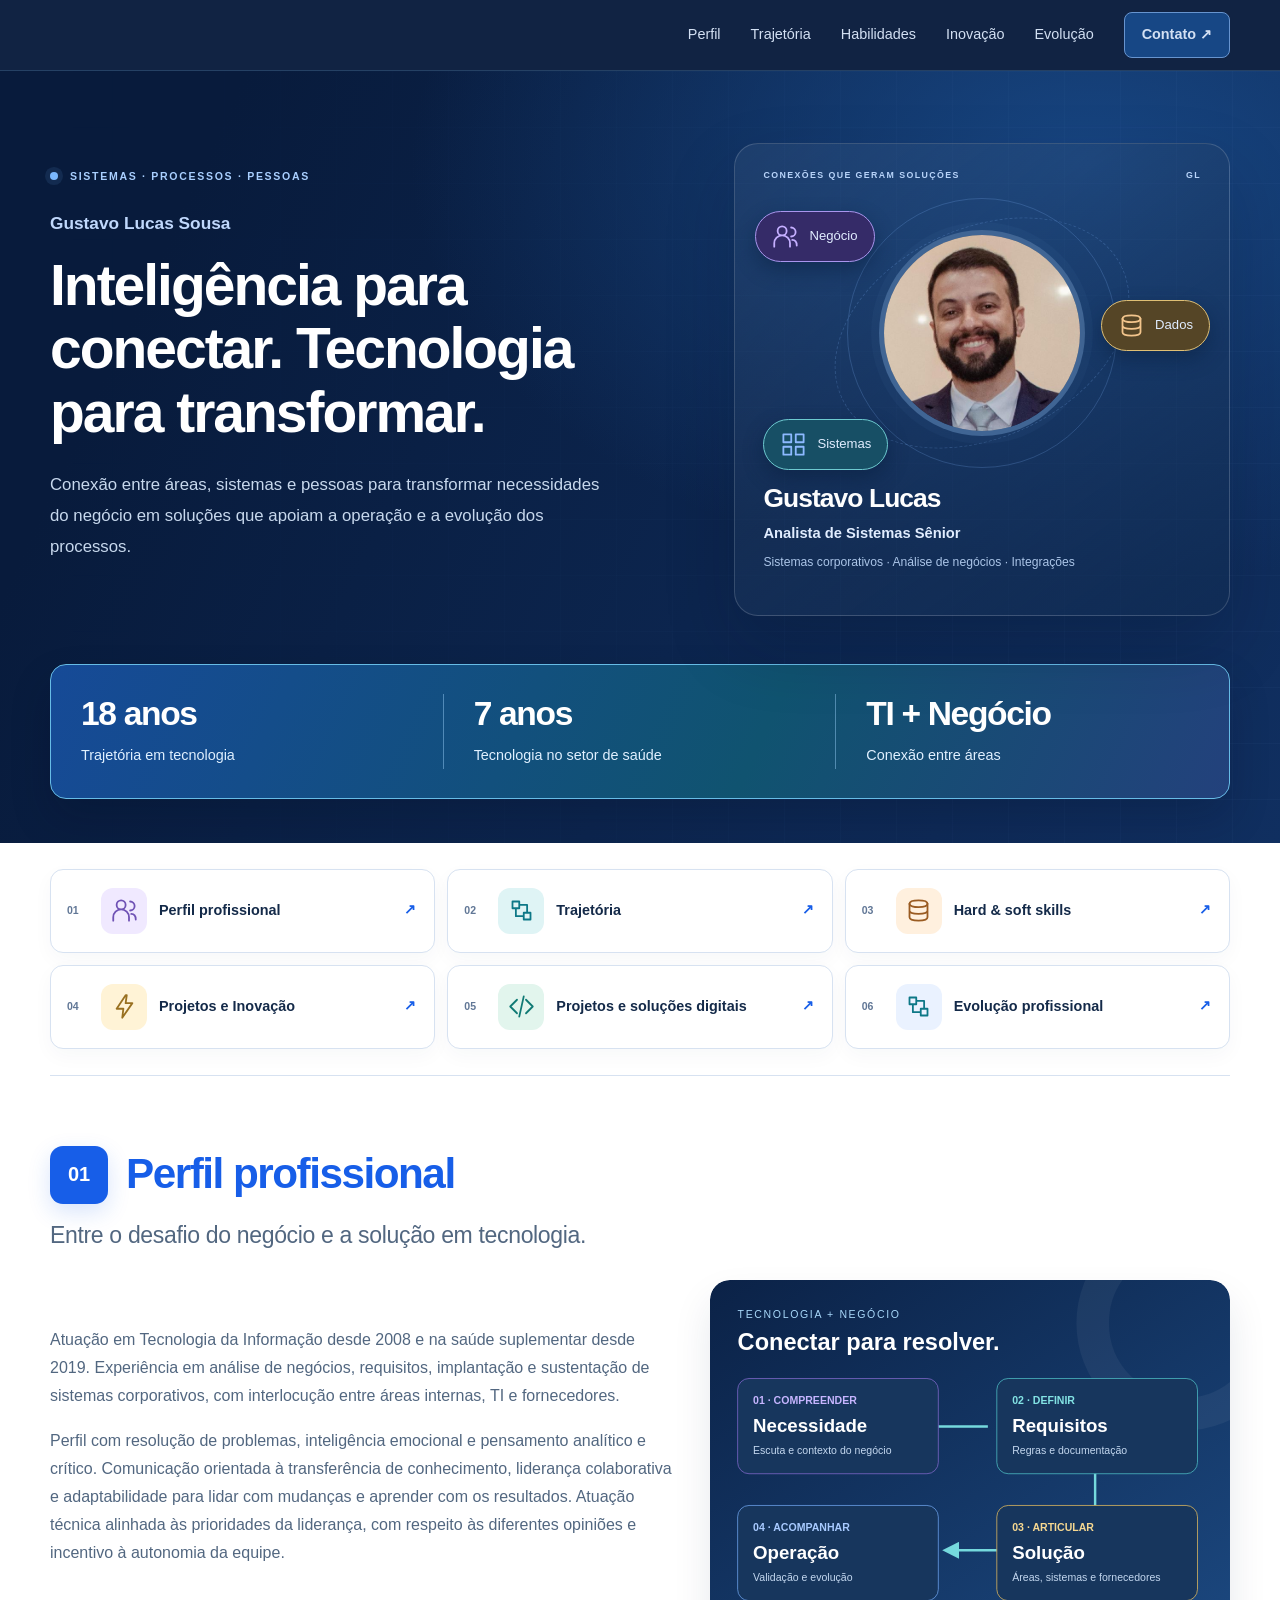
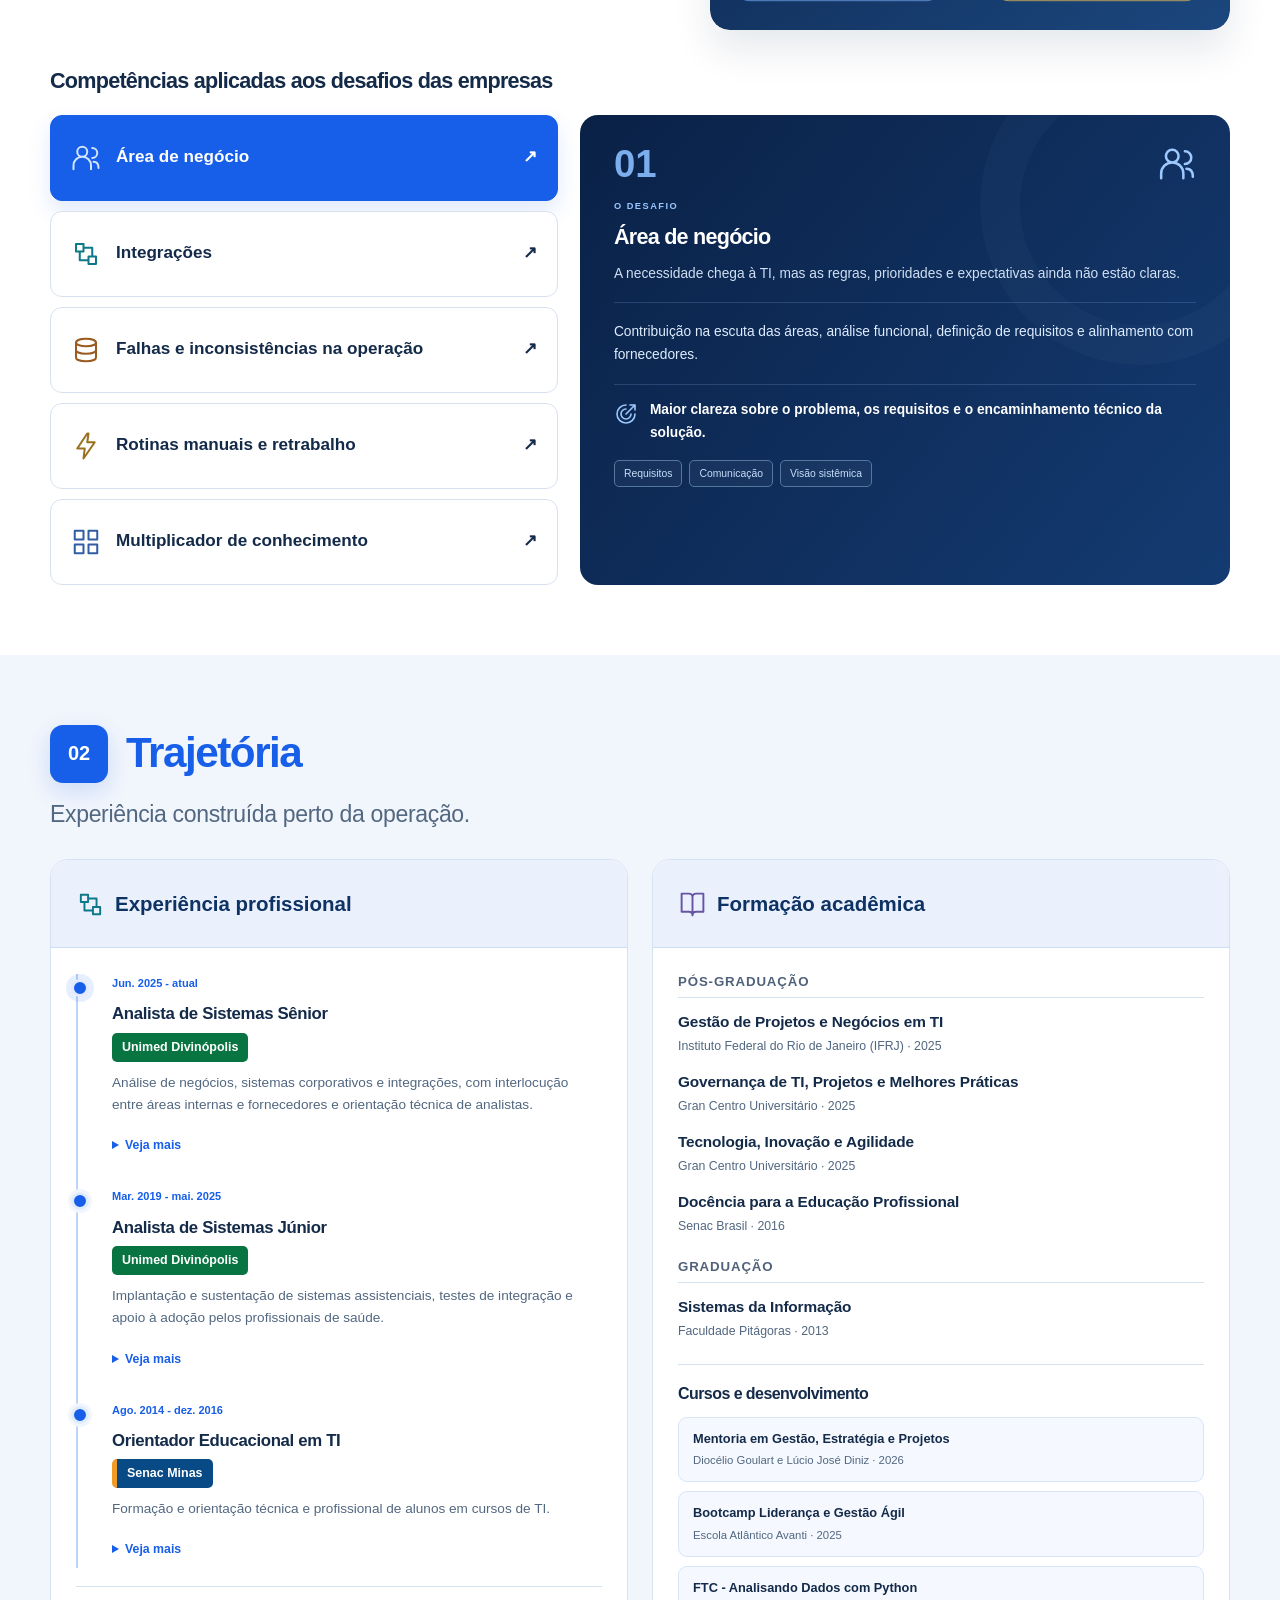
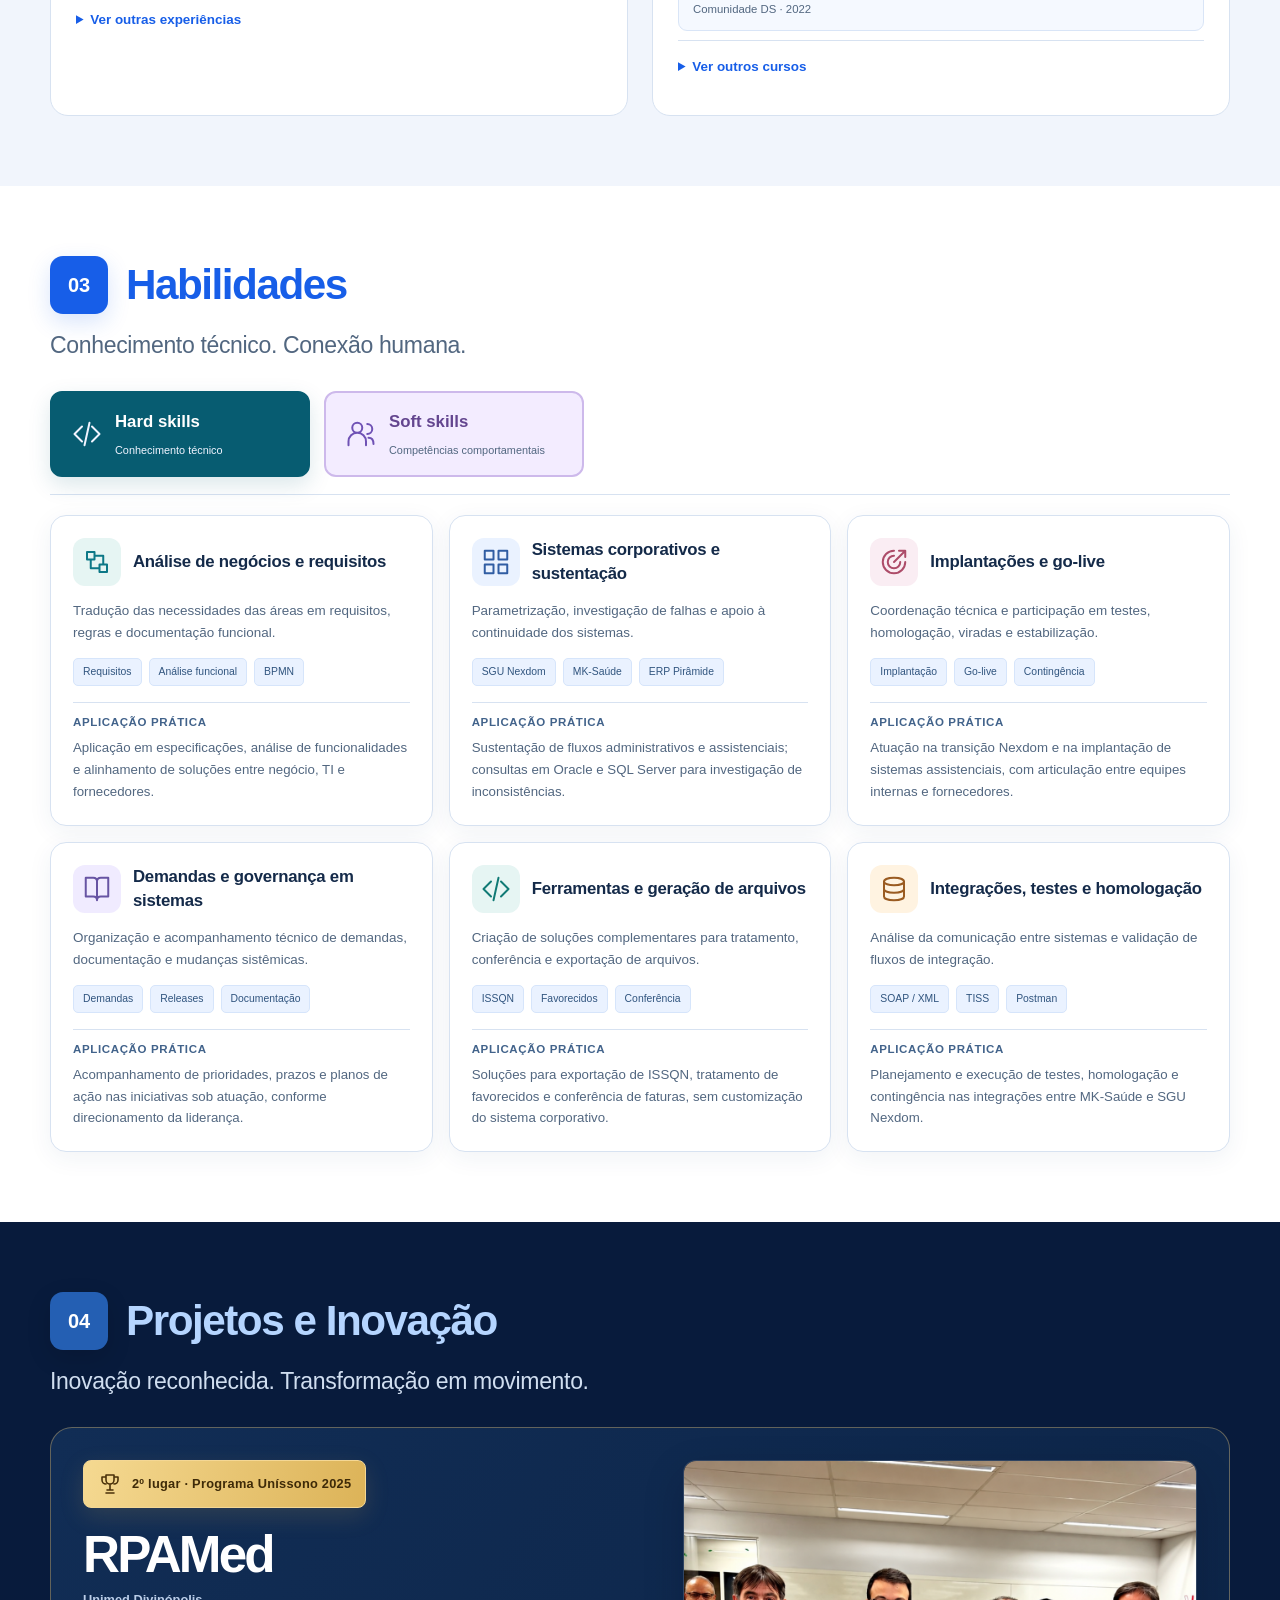
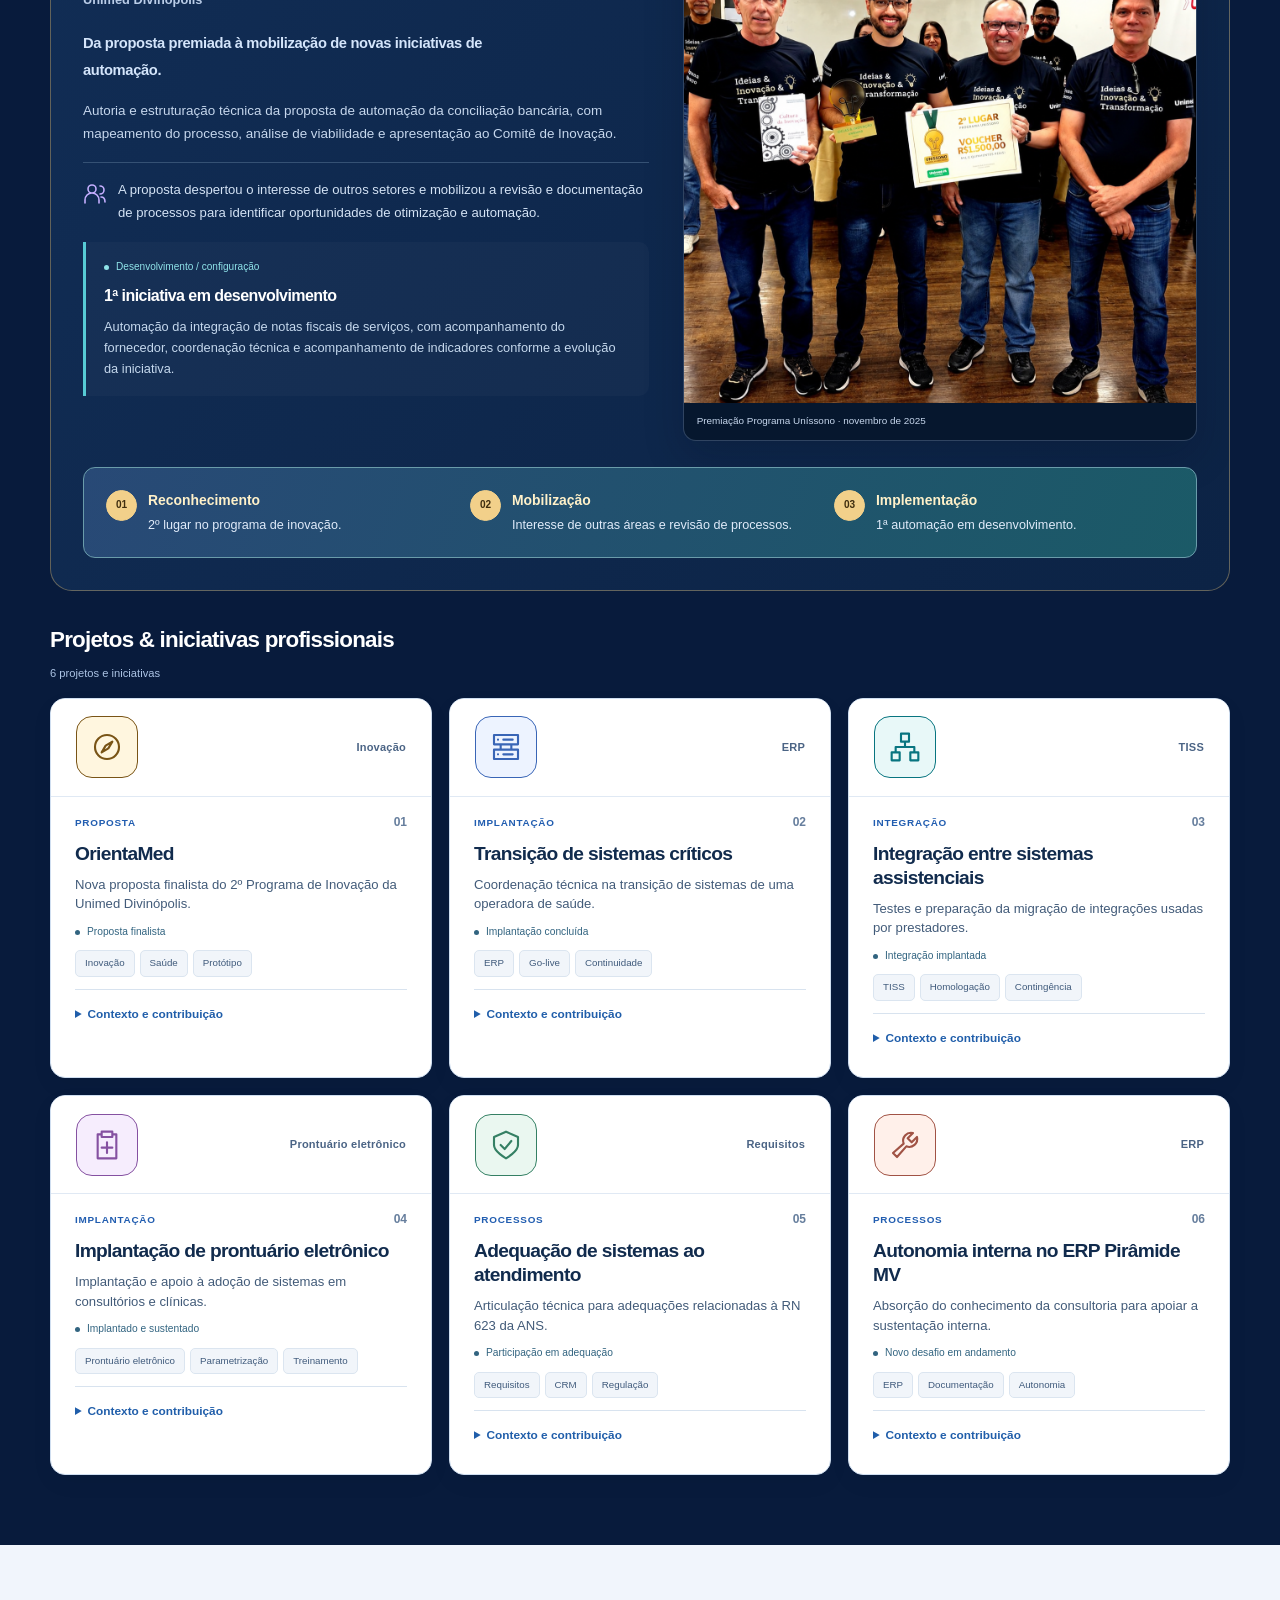
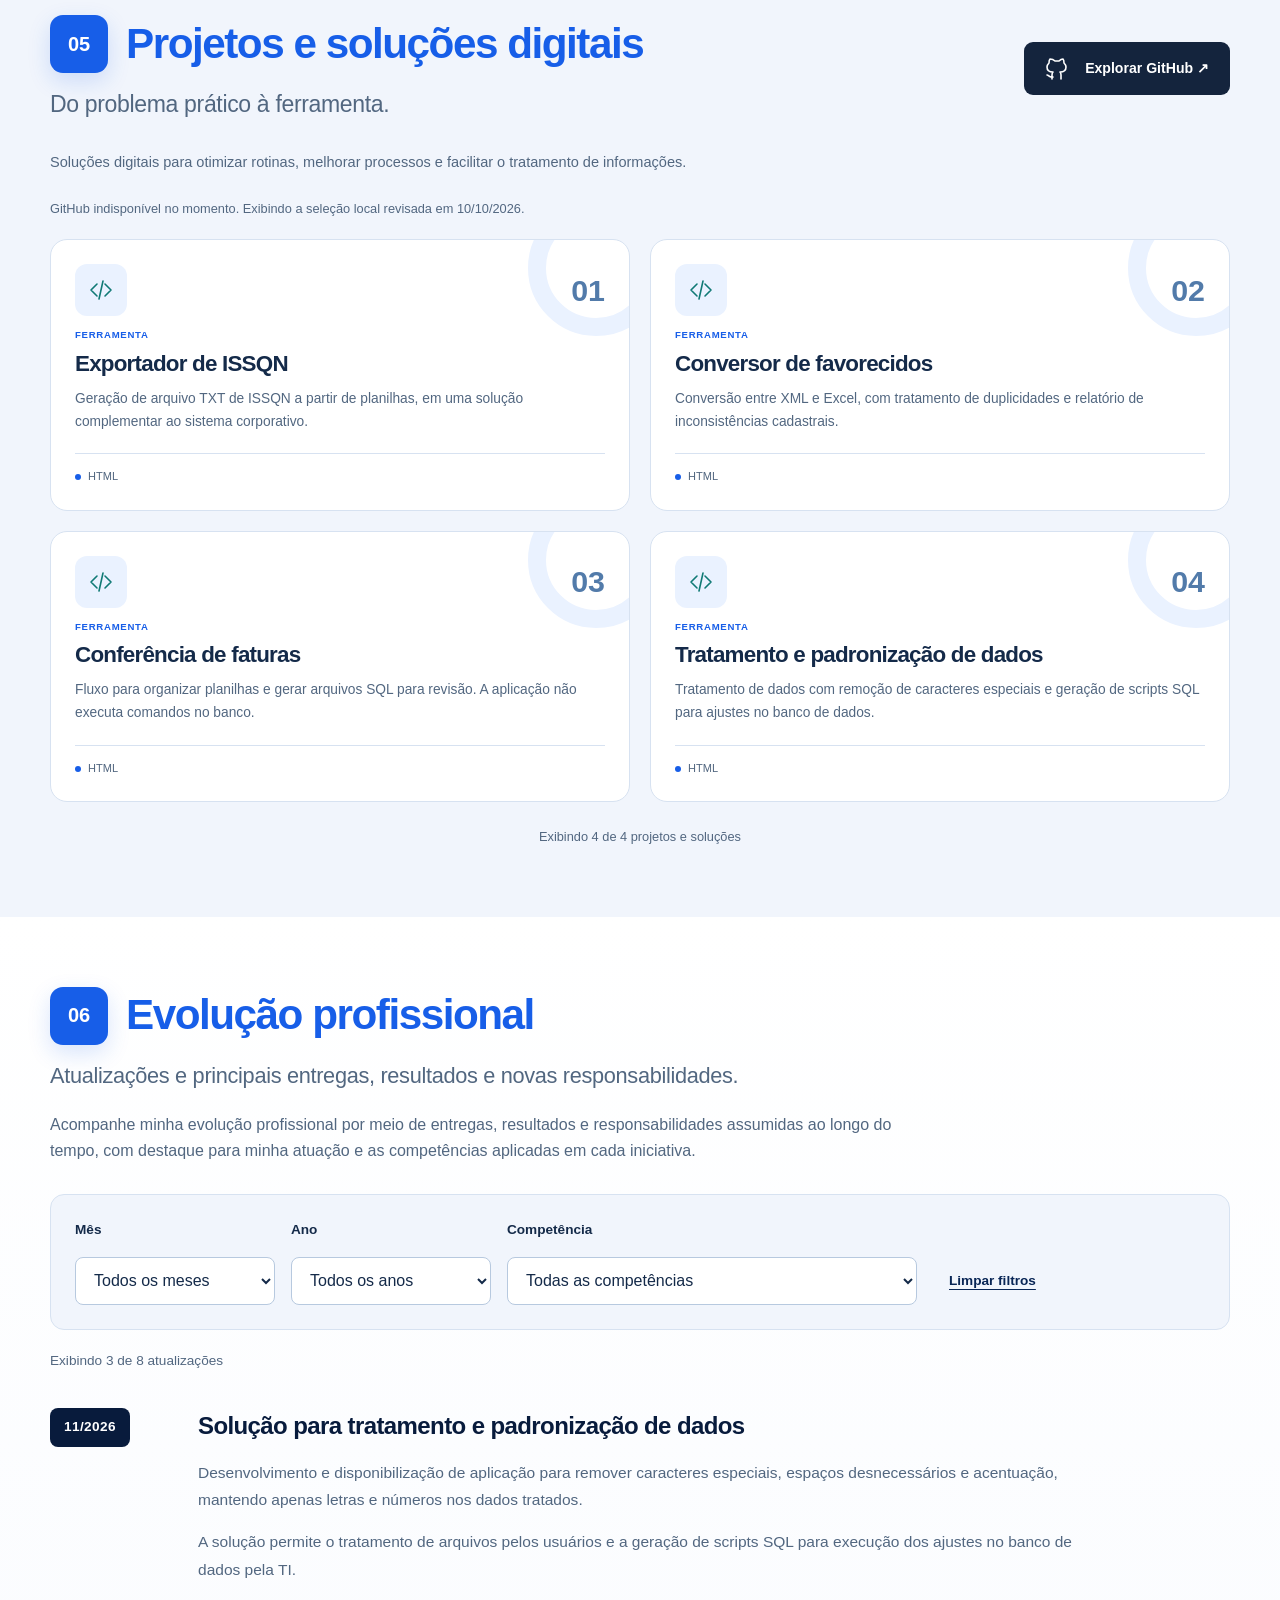
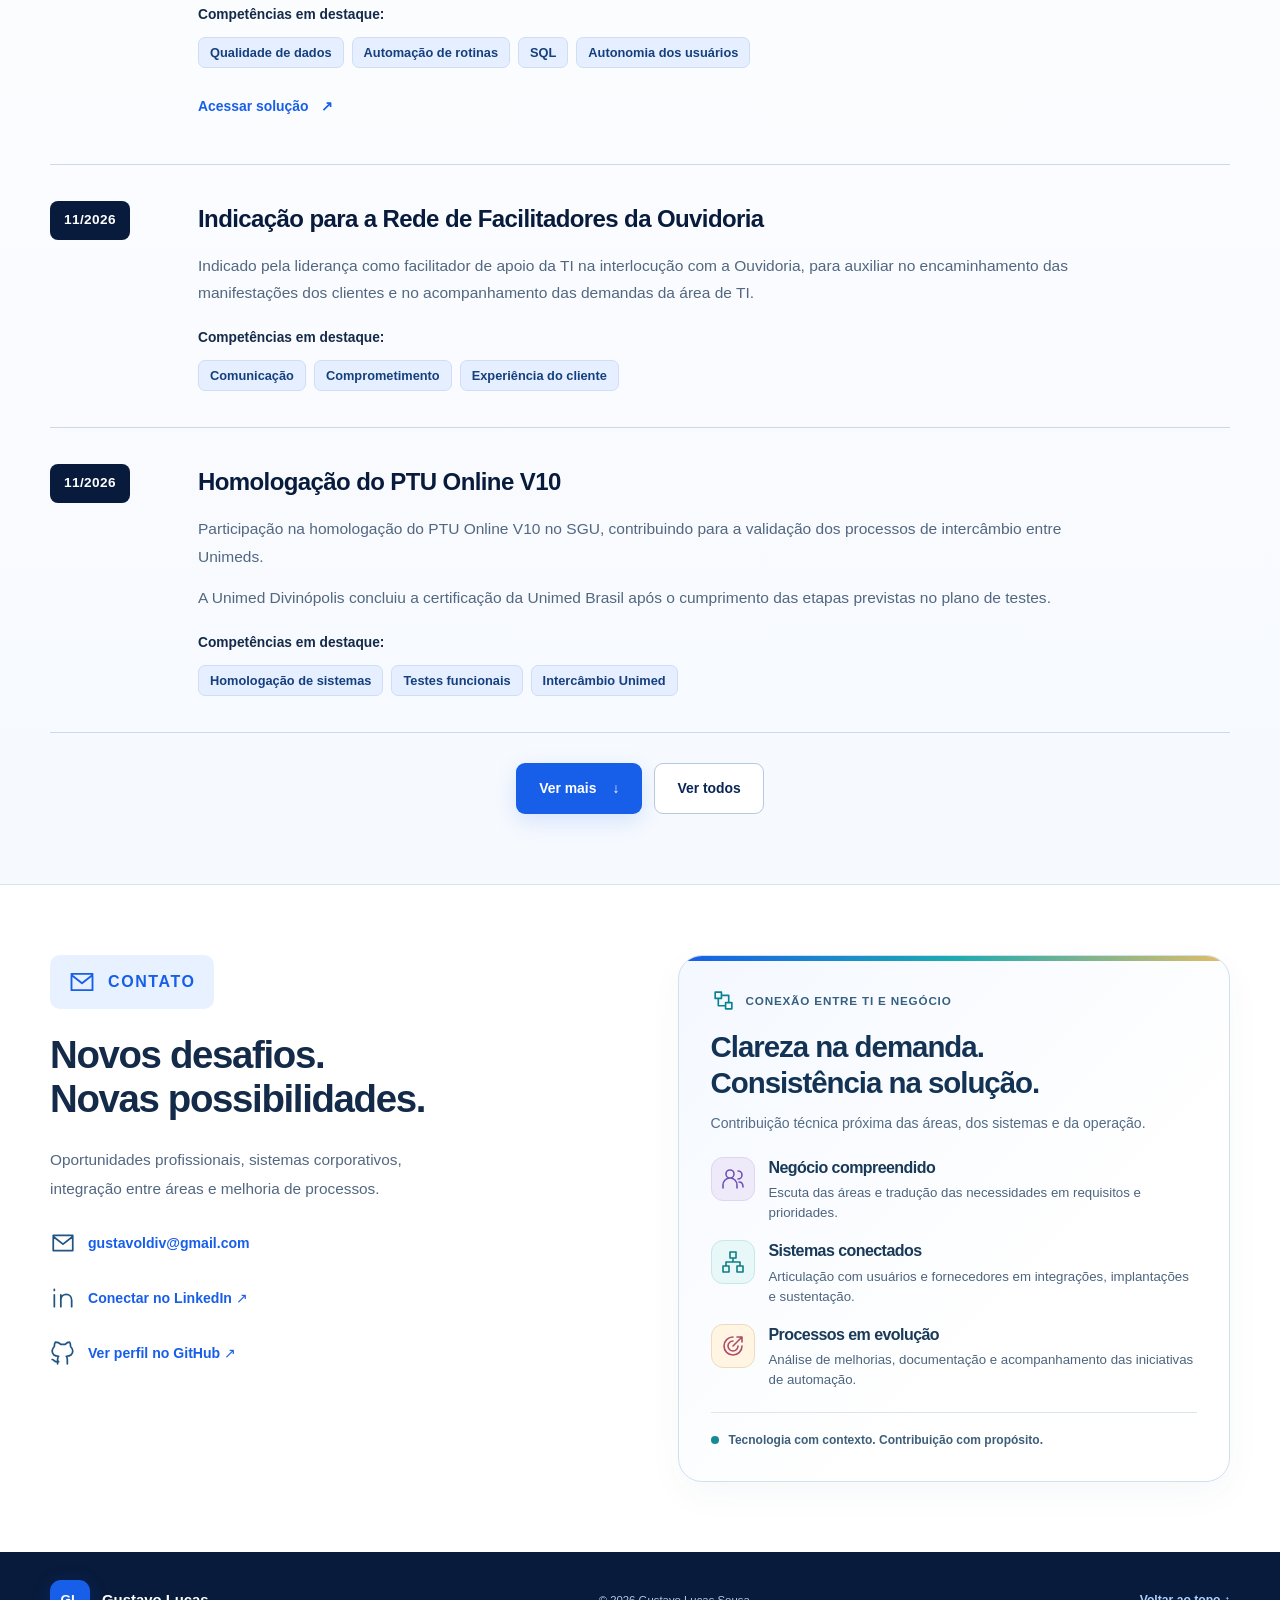
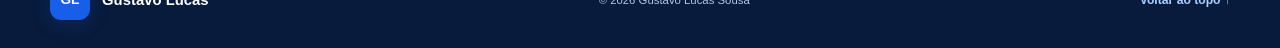
<file: index.html>
<!doctype html>
<html lang="pt-BR">
<head>
  <meta charset="utf-8"><meta name="viewport" content="width=device-width, initial-scale=1">
  <meta name="description" content="Portfólio profissional: sistemas corporativos, análise de negócio, integrações e melhoria de processos.">
  <meta name="theme-color" content="#081b3c"><meta name="referrer" content="strict-origin-when-cross-origin">
  <meta property="og:type" content="website"><meta property="og:locale" content="pt_BR">
  <meta property="og:title" content="Portfólio profissional | Tecnologia e negócio"><meta property="og:description" content="Conexão entre áreas, sistemas e pessoas.">
  <title>Portfólio profissional | Tecnologia e negócio</title>
  <link rel="icon" href="assets/favicon.svg" type="image/svg+xml"><link rel="stylesheet" href="css/style.css">
  <script src="js/config.js" defer></script><script src="js/main.js" defer></script>
  <script src="js/evolution.js" defer></script>
</head>
<body>
<a class="skip-link" href="#conteudo">Pular para o conteúdo</a>
<header class="header"><div class="container header-inner">
  <button class="menu-toggle" id="menu-toggle" aria-expanded="false" aria-controls="navigation" type="button">Menu <span aria-hidden="true">☰</span></button>
  <nav id="navigation" aria-label="Navegação principal"><a href="#sobre">Perfil</a><a href="#trajetoria">Trajetória</a><a href="#competencias">Habilidades</a><a href="#projetos">Inovação</a><a href="#evolucao">Evolução</a><a class="nav-contact" href="#contato">Contato ↗</a></nav>
</div></header>
<main id="conteudo">
<noscript><div class="container notice">Ative o JavaScript para visualizar o portfólio e seus contatos.</div></noscript>
<div class="hero-shell">
<section class="hero container" id="inicio" aria-labelledby="hero-title">
  <div class="hero-copy"><p class="eyebrow"><span class="live-dot" aria-hidden="true"></span> Sistemas · Processos · Pessoas</p><p class="hero-name" data-text="name"></p>
    <h1 id="hero-title" data-text="headline"></h1><p class="hero-intro" data-text="introduction"></p>
  </div>
  <aside class="profile-panel" aria-label="Perfil profissional">
    <div class="profile-top"><span>CONEXÕES QUE GERAM SOLUÇÕES</span><span data-text="initials"></span></div>
    <div class="portrait-stage"><div class="orbit orbit-one" aria-hidden="true"></div><div class="orbit orbit-two" aria-hidden="true"></div>
      <a class="orbit-label orbit-business" href="#sobre"><span data-icon="people"></span>Negócio</a>
      <a class="orbit-label orbit-data" href="#competencias"><span data-icon="database"></span>Dados</a>
      <a class="orbit-label orbit-systems" href="#codigo"><span data-icon="grid"></span>Sistemas</a>
      <div class="portrait-wrap"><span class="portrait-initials" data-text="initials" aria-hidden="true"></span><img id="profile-photo" alt="" width="240" height="240" decoding="async" fetchpriority="high" hidden></div>
    </div>
    <h2 data-text="shortName"></h2><p class="profile-role" data-text="title"></p><p class="profile-specialties" data-text="specialties"></p>
  </aside>
  <div class="facts" id="facts" aria-label="Destaques da trajetória"></div>
</section></div>
<div class="container"><nav class="topic-navigation topic-compact" aria-label="Explore os seis tópicos">
  <a href="#sobre"><span class="topic-number">01</span><span data-icon="people"></span><span>Perfil profissional</span><b aria-hidden="true">↗</b></a>
  <a href="#trajetoria"><span class="topic-number">02</span><span data-icon="flow"></span><span>Trajetória</span><b aria-hidden="true">↗</b></a>
  <a href="#competencias"><span class="topic-number">03</span><span data-icon="database"></span><span>Hard & soft skills</span><b aria-hidden="true">↗</b></a>
  <a href="#projetos"><span class="topic-number">04</span><span data-icon="spark"></span><span>Projetos e Inovação</span><b aria-hidden="true">↗</b></a>
  <a href="#codigo"><span class="topic-number">05</span><span data-icon="code"></span><span>Projetos e soluções digitais</span><b aria-hidden="true">↗</b></a>
  <a href="#evolucao"><span class="topic-number">06</span><span data-icon="flow"></span><span>Evolução profissional</span><b aria-hidden="true">↗</b></a>
</nav></div>
<section class="section container" id="sobre" aria-labelledby="about-title">
  <div class="section-heading"><div><h2 class="section-label" id="about-title"><span class="section-number">01</span> Perfil profissional</h2><p class="section-subtitle">Entre o desafio do negócio e a solução em tecnologia.</p></div></div>
  <div class="about-grid"><div class="prose" id="about-copy"></div><figure class="process-illustration"><img src="assets/conexao-processos.svg" alt="Compreender a necessidade, definir requisitos, articular a solução e acompanhar a operação." width="640" height="430" loading="lazy"></figure></div>
  <div class="contribution-heading"><h3>Competências aplicadas aos desafios das empresas</h3></div>
  <div class="problem-explorer"><div id="problem-buttons" class="problem-buttons" role="group" aria-label="Escolha um desafio"></div><div id="problem-panel" class="problem-panel" aria-live="polite" aria-atomic="true"></div></div>
</section>
<section class="section section-soft" id="trajetoria" aria-labelledby="career-title"><div class="container">
  <div class="section-heading"><div><h2 class="section-label" id="career-title"><span class="section-number">02</span> Trajetória</h2><p class="section-subtitle">Experiência construída perto da operação.</p></div></div>
  <div class="career-grid"><div class="career-panel experience-panel"><h3 class="column-title"><span data-icon="flow"></span>Experiência profissional</h3><ol class="timeline" id="experience"></ol><details class="previous-experience" id="previous-experience" hidden><summary>Ver outras experiências</summary><ol class="timeline" id="experience-previous"></ol></details></div>
  <div class="career-panel education-panel"><h3 class="column-title"><span data-icon="book"></span>Formação acadêmica</h3><div id="education"></div><section class="courses-section" id="courses-section" aria-labelledby="courses-title" hidden><h4 id="courses-title">Cursos e desenvolvimento</h4><ul id="courses-list"></ul><details class="courses-details" id="courses-details" hidden><summary>Ver outros cursos</summary><ul id="courses-other"></ul></details></section></div></div>
</div></section>
<section class="section container" id="competencias" aria-labelledby="skills-title">
  <div class="section-heading"><div><h2 class="section-label" id="skills-title"><span class="section-number">03</span> Habilidades</h2><p class="section-subtitle">Conhecimento técnico. Conexão humana.</p></div></div>
  <div class="skill-switch" role="tablist" aria-label="Tipo de habilidade"><button type="button" data-skill-filter="hard" id="tab-hard" role="tab" aria-selected="true" aria-controls="skills-panel" tabindex="0"><span data-icon="code"></span> Hard skills <small>Conhecimento técnico</small></button><button type="button" data-skill-filter="soft" id="tab-soft" role="tab" aria-selected="false" aria-controls="skills-panel" tabindex="-1"><span data-icon="people"></span> Soft skills <small>Competências comportamentais</small></button></div>
  <div id="skills-panel" role="tabpanel" aria-labelledby="tab-hard" tabindex="0"><div class="skills-grid" id="skills"></div></div><p id="skill-status" class="sr-only" role="status" aria-live="polite"></p>
</section>
<section class="section section-navy" id="projetos" aria-labelledby="cases-title"><div class="container">
  <div class="section-heading"><div><h2 class="section-label" id="cases-title"><span class="section-number">04</span> Projetos e Inovação</h2><p class="section-subtitle">Inovação reconhecida. Transformação em movimento.</p></div></div>
  <div id="innovation-feature" class="innovation-feature" hidden></div>
  <div class="cases-heading"><h3>Projetos & iniciativas profissionais</h3></div>
  <p class="result-count" id="case-count" role="status" aria-live="polite"></p><div class="case-grid" id="cases"></div>
</div></section>
<section class="section section-soft" id="codigo" aria-labelledby="repos-title"><div class="container">
  <div class="section-heading"><div><h2 class="section-label" id="repos-title"><span class="section-number">05</span> Projetos e soluções digitais</h2><p class="section-subtitle">Do problema prático à ferramenta.</p></div><a class="button github-button" data-link="github"><span data-icon="github"></span>Explorar GitHub ↗</a></div>
  <p class="section-intro">Soluções digitais para otimizar rotinas, melhorar processos e facilitar o tratamento de informações.</p>
  <p id="repo-status" class="small muted" role="status" aria-live="polite"></p><div class="repo-grid" id="repos"></div><div class="repo-pagination"><p id="repo-count" class="small muted" role="status" aria-live="polite"></p><button id="repo-more" class="button primary" type="button" aria-controls="repos" hidden>Veja mais projetos e soluções</button></div>
</div></section>
<section class="section evolution-section" id="evolucao" aria-labelledby="evolution-title"><div class="container">
<div class="section-heading"><div><h2 class="section-label" id="evolution-title"><span class="section-number">06</span> Evolução profissional</h2><p class="section-subtitle">Atualizações e principais entregas, resultados e novas responsabilidades.</p></div></div>
<p class="evolution-purpose">Acompanhe minha evolução profissional por meio de entregas, resultados e responsabilidades assumidas ao longo do tempo, com destaque para minha atuação e as competências aplicadas em cada iniciativa.</p>
<div class="evolution-filters" id="evolution-filters" hidden>
 <div class="evolution-filter"><label for="evolution-month">Mês</label><select id="evolution-month"><option value="">Todos os meses</option><option value="01">Janeiro</option><option value="02">Fevereiro</option><option value="03">Março</option><option value="04">Abril</option><option value="05">Maio</option><option value="06">Junho</option><option value="07">Julho</option><option value="08">Agosto</option><option value="09">Setembro</option><option value="10">Outubro</option><option value="11">Novembro</option><option value="12">Dezembro</option></select></div>
 <div class="evolution-filter"><label for="evolution-year">Ano</label><select id="evolution-year"><option value="">Todos os anos</option></select></div>
 <div class="evolution-filter evolution-skill-filter"><label for="evolution-skill">Competência</label><select id="evolution-skill"><option value="">Todas as competências</option></select></div>
 <button class="evolution-reset" id="evolution-reset" type="button">Limpar filtros</button>
</div>
<p id="evolution-count" class="evolution-count" role="status" aria-live="polite" aria-atomic="true"></p>
<div id="evolution-list"><article class="evolution-entry" data-date="2026-11" aria-labelledby="evolution-entry-0">
 <div class="evolution-date"><time datetime="2026-11">11/2026</time></div>
 <div class="evolution-copy"><h3 id="evolution-entry-0" tabindex="-1">Solução para tratamento e padronização de dados</h3>
 <p>Desenvolvimento e disponibilização de aplicação para remover caracteres especiais, espaços desnecessários e acentuação, mantendo apenas letras e números nos dados tratados.</p><p>A solução permite o tratamento de arquivos pelos usuários e a geração de scripts SQL para execução dos ajustes no banco de dados pela TI.</p>
 <div class="evolution-skills"><strong>Competências em destaque:</strong><ul aria-label="Competências"><li>Qualidade de dados</li><li>Automação de rotinas</li><li>SQL</li><li>Autonomia dos usuários</li></ul></div>
 <a class="evolution-link" href="https://gustavoldiv.github.io/tratador_caracteres/" target="_blank" rel="noopener noreferrer">Acessar solução <span aria-hidden="true">↗</span><span class="sr-only"> (abre em nova aba)</span></a>
 </div></article><article class="evolution-entry" data-date="2026-11" aria-labelledby="evolution-entry-1">
 <div class="evolution-date"><time datetime="2026-11">11/2026</time></div>
 <div class="evolution-copy"><h3 id="evolution-entry-1" tabindex="-1">Indicação para a Rede de Facilitadores da Ouvidoria</h3>
 <p>Indicado pela liderança como facilitador de apoio da TI na interlocução com a Ouvidoria, para auxiliar no encaminhamento das manifestações dos clientes e no acompanhamento das demandas da área de TI.</p>
 <div class="evolution-skills"><strong>Competências em destaque:</strong><ul aria-label="Competências"><li>Comunicação</li><li>Comprometimento</li><li>Experiência do cliente</li></ul></div>
 
 </div></article><article class="evolution-entry" data-date="2026-11" aria-labelledby="evolution-entry-2">
 <div class="evolution-date"><time datetime="2026-11">11/2026</time></div>
 <div class="evolution-copy"><h3 id="evolution-entry-2" tabindex="-1">Homologação do PTU Online V10</h3>
 <p>Participação na homologação do PTU Online V10 no SGU, contribuindo para a validação dos processos de intercâmbio entre Unimeds.</p><p>A Unimed Divinópolis concluiu a certificação da Unimed Brasil após o cumprimento das etapas previstas no plano de testes.</p>
 <div class="evolution-skills"><strong>Competências em destaque:</strong><ul aria-label="Competências"><li>Homologação de sistemas</li><li>Testes funcionais</li><li>Intercâmbio Unimed</li></ul></div>
 
 </div></article><article class="evolution-entry" data-date="2026-10" aria-labelledby="evolution-entry-3">
 <div class="evolution-date"><time datetime="2026-10">10/2026</time></div>
 <div class="evolution-copy"><h3 id="evolution-entry-3" tabindex="-1">Autonomia da Contabilidade na geração do arquivo ISSQN</h3>
 <p>Desenvolvimento de solução interna que permite à Contabilidade gerar o arquivo ISSQN com autonomia, eliminando a dependência da TI nessa atividade.</p><p>A entrega evitou a contratação de uma customização da MV no valor de <strong>R$ 16,2 mil</strong>.</p>
 <div class="evolution-skills"><strong>Competências em destaque:</strong><ul aria-label="Competências"><li>Solução</li><li>Melhoria de processos</li><li>Autonomia</li><li>Redução de custos</li></ul></div>
 <a class="evolution-link" href="https://gustavoldiv.github.io/issqn-divinopolis/" target="_blank" rel="noopener noreferrer">Acessar solução <span aria-hidden="true">↗</span><span class="sr-only"> (abre em nova aba)</span></a>
 </div></article><article class="evolution-entry" data-date="2026-07" aria-labelledby="evolution-entry-4">
 <div class="evolution-date"><time datetime="2026-07">07/2026</time></div>
 <div class="evolution-copy"><h3 id="evolution-entry-4" tabindex="-1">OrientaMed finalista no Programa de Inovação 2026</h3>
 <p>Autoria e estruturação da proposta <strong>OrientaMed: sua jornada de cuidado começa aqui</strong>, classificada para a fase final do Programa de Inovação 2026 da Unimed Divinópolis após a validação do detalhamento.</p><p>Participação nas oficinas de desenvolvimento e na monitoria com o professor <strong>Diocélio Goulart, da Fundação Dom Cabral (FDC)</strong>, voltadas ao amadurecimento e ao aprimoramento da solução.</p>
 <div class="evolution-skills"><strong>Competências em destaque:</strong><ul aria-label="Competências"><li>Inovação</li><li>Estruturação de propostas</li><li>Jornada do beneficiário</li><li>Transformação digital</li></ul></div>
 
 </div></article><article class="evolution-entry" data-date="2026-04" aria-labelledby="evolution-entry-5">
 <div class="evolution-date"><time datetime="2026-04">04/2026</time></div>
 <div class="evolution-copy"><h3 id="evolution-entry-5" tabindex="-1">Implantação do JMJ Audit</h3>
 <p>Condução da implantação da solução JMJ Audit como responsável técnico, com acompanhamento do fornecedor e articulação com as áreas internas.</p><p>A solução entrou em produção e passou a ser utilizada pela organização.</p>
 <div class="evolution-skills"><strong>Competências em destaque:</strong><ul aria-label="Competências"><li>Implantação de sistemas</li><li>Articulação entre áreas</li><li>Liderança técnica</li></ul></div>
 
 </div></article><article class="evolution-entry" data-date="2026-04" aria-labelledby="evolution-entry-6">
 <div class="evolution-date"><time datetime="2026-04">04/2026</time></div>
 <div class="evolution-copy"><h3 id="evolution-entry-6" tabindex="-1">Referência técnica e desenvolvimento do time de Negócios de TI</h3>
 <p>Atuação como ponto focal técnico da equipe, com orientação e mentorias a analistas juniores na análise de requisitos, levantamento de necessidades e definição de soluções. Apoio na resolução de incidentes complexos e no compartilhamento de boas práticas.</p><p>Participação na definição de padrões e processos de trabalho, com apoio à continuidade das atividades nas ausências do gestor.</p>
 <div class="evolution-skills"><strong>Competências em destaque:</strong><ul aria-label="Competências"><li>Liderança técnica</li><li>Análise de requisitos</li><li>Resolução de problemas</li><li>Padronização de processos</li></ul></div>
 
 </div></article><article class="evolution-entry" data-date="2026-02" aria-labelledby="evolution-entry-7">
 <div class="evolution-date"><time datetime="2026-02">02/2026</time></div>
 <div class="evolution-copy"><h3 id="evolution-entry-7" tabindex="-1">Governança de processos e gestão do conhecimento</h3>
 <p>Ponto focal e acompanhamento para a elaboração, revisão e atualização de manuais, fluxos e procedimentos de TI, com compartilhamento de conhecimento e apoio à padronização das atividades.</p><p>Atuação junto às áreas de negócio, Governança e TI na documentação e melhoria dos processos.</p>
 <div class="evolution-skills"><strong>Competências em destaque:</strong><ul aria-label="Competências"><li>Governança de TI</li><li>Gestão do conhecimento</li><li>Documentação de processos</li><li>Melhoria contínua</li></ul></div>
 
 </div></article></div>
<p class="evolution-empty" id="evolution-empty" hidden>Nenhuma atualização encontrada com estes filtros. Selecione outro período ou competência, ou limpe os filtros.</p>
<div class="evolution-actions" id="evolution-actions" hidden><button type="button" class="button primary" id="evolution-more" aria-controls="evolution-list">Ver mais <span aria-hidden="true">↓</span></button><button type="button" class="button evolution-all" id="evolution-all" aria-controls="evolution-list">Ver todos</button><button type="button" class="button evolution-all" id="evolution-less" aria-controls="evolution-list" hidden>Mostrar menos</button></div>
</div></section>
<section class="section container" id="contato" aria-labelledby="contact-title"><div class="contact-grid">
  <div><p class="eyebrow contact-label"><span data-icon="mail"></span>Contato</p><h2 id="contact-title">Novos desafios.<br>Novas possibilidades.</h2><p class="contact-intro">Oportunidades profissionais, sistemas corporativos, integração entre áreas e melhoria de processos.</p><div class="contact-links"><a data-link="email" id="email-link"></a><a data-link="linkedin" data-contact-icon="linkedin">Conectar no LinkedIn ↗</a><a data-link="github" data-contact-icon="github">Ver perfil no GitHub ↗</a><a id="whatsapp-link" hidden>Conversar no WhatsApp ↗</a></div></div>
  <aside class="contribution-card" aria-labelledby="contribution-title">
    <p class="contribution-kicker"><span data-icon="flow"></span> Conexão entre TI e negócio</p>
    <h3 id="contribution-title">Clareza na demanda.<br>Consistência na solução.</h3>
    <p class="contribution-intro">Contribuição técnica próxima das áreas, dos sistemas e da operação.</p>
    <ul class="contribution-list">
      <li><span class="contribution-icon" data-icon="people"></span><div><h4>Negócio compreendido</h4><p>Escuta das áreas e tradução das necessidades em requisitos e prioridades.</p></div></li>
      <li><span class="contribution-icon" data-icon="network"></span><div><h4>Sistemas conectados</h4><p>Articulação com usuários e fornecedores em integrações, implantações e sustentação.</p></div></li>
      <li><span class="contribution-icon" data-icon="target"></span><div><h4>Processos em evolução</h4><p>Análise de melhorias, documentação e acompanhamento das iniciativas de automação.</p></div></li>
    </ul>
    <p class="contribution-signature"><span aria-hidden="true"></span>Tecnologia com contexto. Contribuição com propósito.</p>
  </aside>
</div></section>
</main>
<footer class="footer"><div class="container footer-inner"><a class="brand" href="#inicio"><span class="monogram" data-text="initials"></span><span data-text="shortName"></span></a><p>© <span id="year"></span> <span data-text="name"></span></p><a href="#inicio" class="text-link">Voltar ao topo ↑</a></div></footer>
</body></html>
</file>
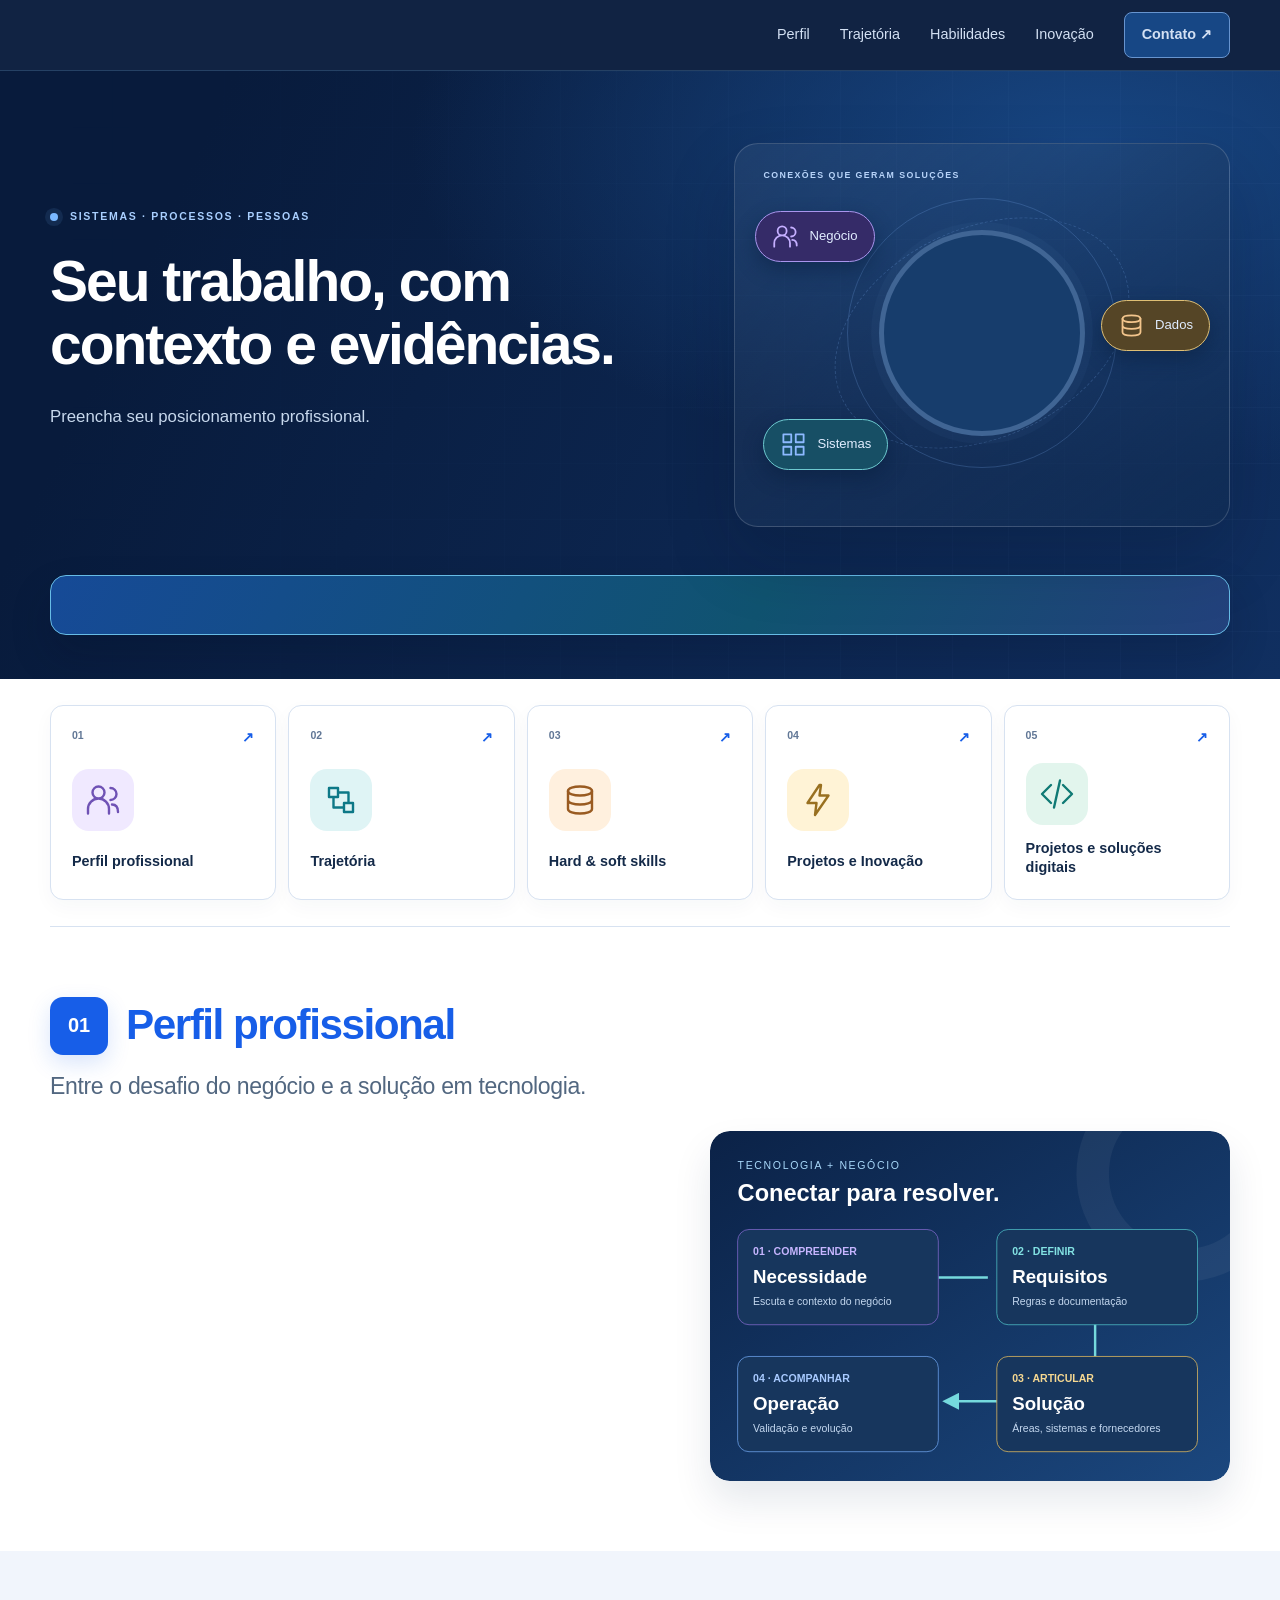
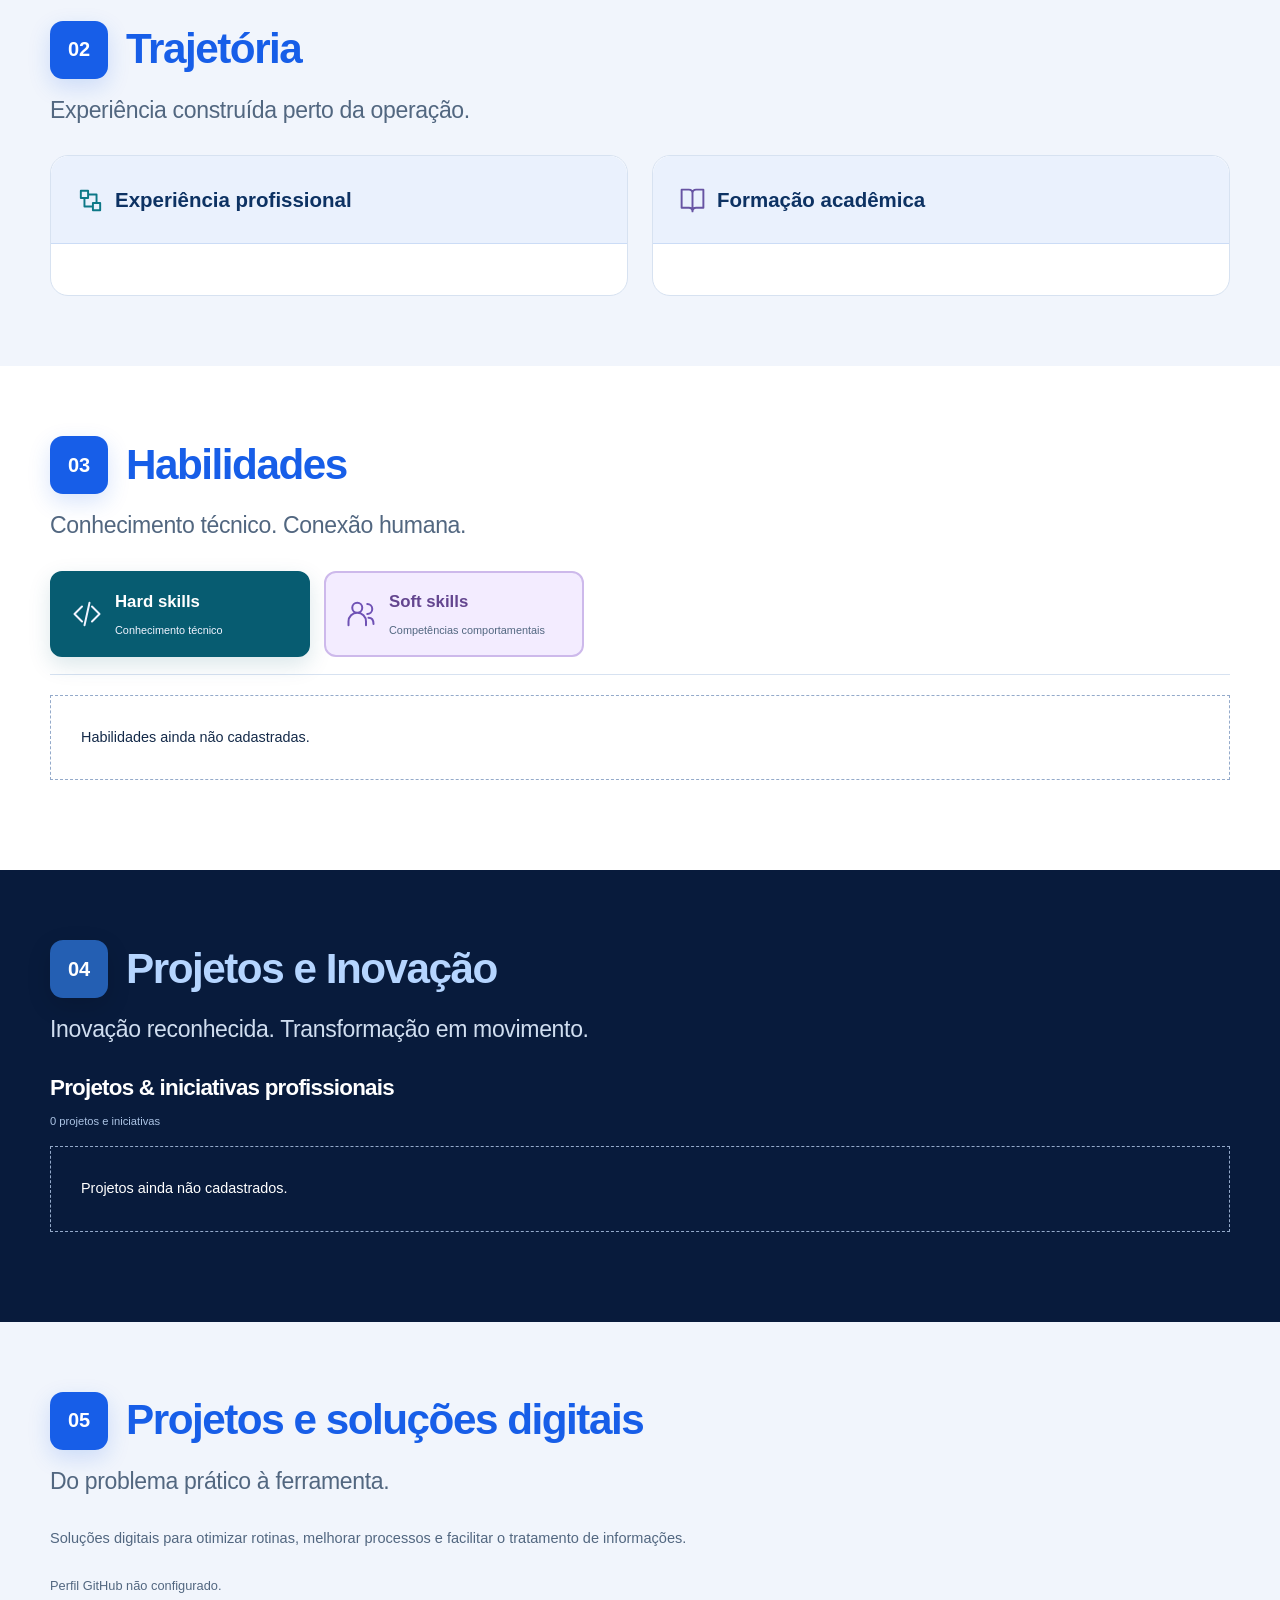
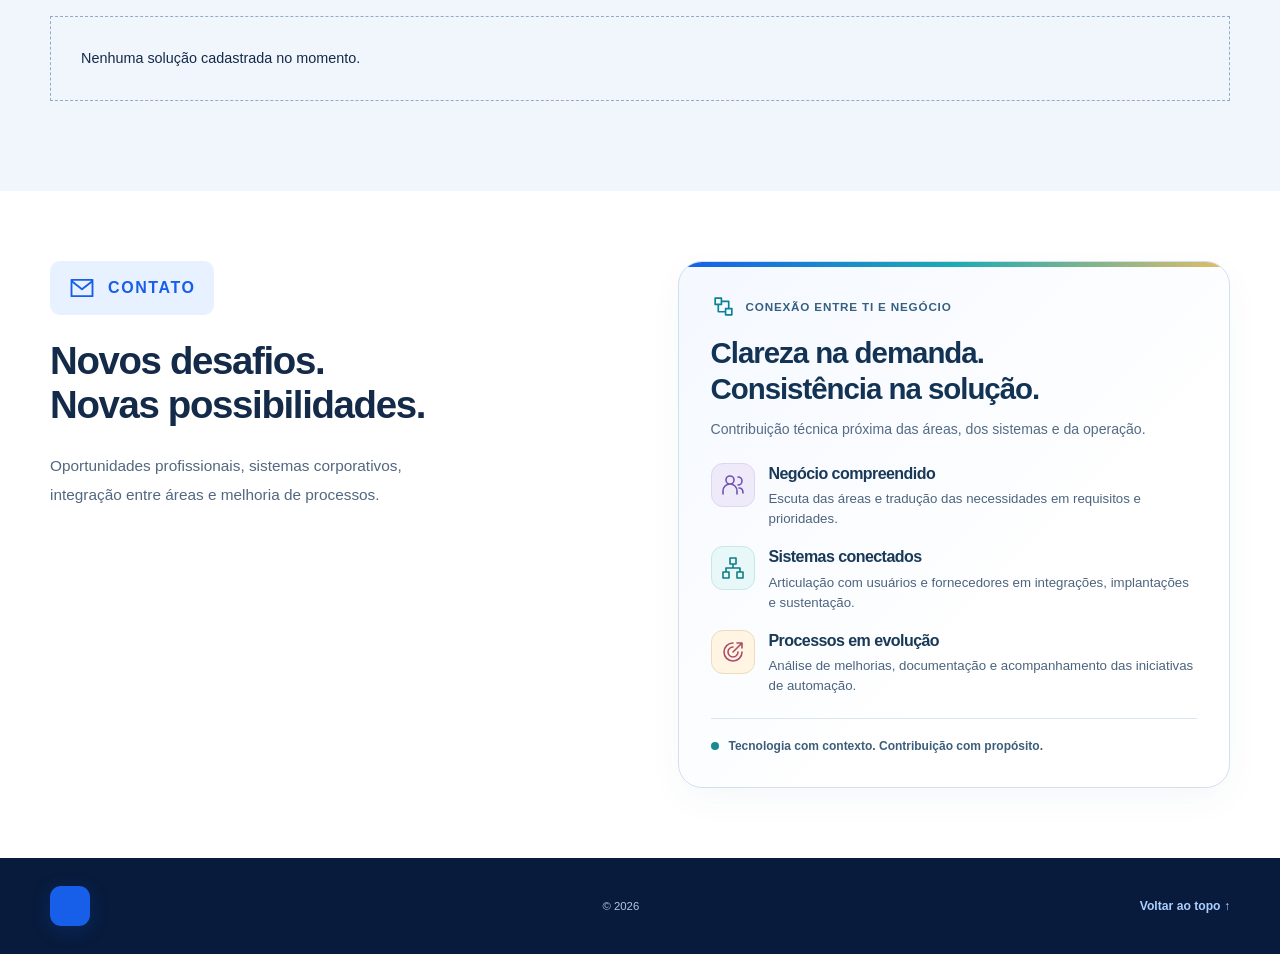
<file: modelo-neutro/index.html>
<!doctype html>
<html lang="pt-BR">
<head>
  <meta charset="utf-8"><meta name="viewport" content="width=device-width, initial-scale=1">
  <meta name="description" content="Portfólio profissional: sistemas corporativos, análise de negócio, integrações e melhoria de processos.">
  <meta name="theme-color" content="#081b3c"><meta name="referrer" content="strict-origin-when-cross-origin">
  <meta property="og:type" content="website"><meta property="og:locale" content="pt_BR">
  <meta property="og:title" content="Portfólio profissional | Tecnologia e negócio"><meta property="og:description" content="Conexão entre áreas, sistemas e pessoas.">
  <title>Portfólio profissional | Tecnologia e negócio</title>
  <link rel="icon" href="assets/favicon.svg" type="image/svg+xml"><link rel="stylesheet" href="css/style.css">
  <script src="js/config.js" defer></script><script src="js/main.js" defer></script>
</head>
<body>
<a class="skip-link" href="#conteudo">Pular para o conteúdo</a>
<header class="header"><div class="container header-inner">
  <button class="menu-toggle" id="menu-toggle" aria-expanded="false" aria-controls="navigation" type="button">Menu <span aria-hidden="true">☰</span></button>
  <nav id="navigation" aria-label="Navegação principal"><a href="#sobre">Perfil</a><a href="#trajetoria">Trajetória</a><a href="#competencias">Habilidades</a><a href="#projetos">Inovação</a><a class="nav-contact" href="#contato">Contato ↗</a></nav>
</div></header>
<main id="conteudo">
<noscript><div class="container notice">Ative o JavaScript para visualizar o portfólio e seus contatos.</div></noscript>
<div class="hero-shell">
<section class="hero container" id="inicio" aria-labelledby="hero-title">
  <div class="hero-copy"><p class="eyebrow"><span class="live-dot" aria-hidden="true"></span> Sistemas · Processos · Pessoas</p><p class="hero-name" data-text="name"></p>
    <h1 id="hero-title" data-text="headline"></h1><p class="hero-intro" data-text="introduction"></p>
  </div>
  <aside class="profile-panel" aria-label="Perfil profissional">
    <div class="profile-top"><span>CONEXÕES QUE GERAM SOLUÇÕES</span><span data-text="initials"></span></div>
    <div class="portrait-stage"><div class="orbit orbit-one" aria-hidden="true"></div><div class="orbit orbit-two" aria-hidden="true"></div>
      <a class="orbit-label orbit-business" href="#sobre"><span data-icon="people"></span>Negócio</a>
      <a class="orbit-label orbit-data" href="#competencias"><span data-icon="database"></span>Dados</a>
      <a class="orbit-label orbit-systems" href="#codigo"><span data-icon="grid"></span>Sistemas</a>
      <div class="portrait-wrap"><span class="portrait-initials" data-text="initials" aria-hidden="true"></span><img id="profile-photo" alt="" width="240" height="240" decoding="async" fetchpriority="high" hidden></div>
    </div>
    <h2 data-text="shortName"></h2><p class="profile-role" data-text="title"></p><p class="profile-specialties" data-text="specialties"></p>
  </aside>
  <div class="facts" id="facts" aria-label="Destaques da trajetória"></div>
</section></div>
<div class="container"><nav class="topic-navigation" aria-label="Explore os cinco tópicos">
  <a href="#sobre"><span class="topic-number">01</span><span data-icon="people"></span><span>Perfil profissional</span><b aria-hidden="true">↗</b></a>
  <a href="#trajetoria"><span class="topic-number">02</span><span data-icon="flow"></span><span>Trajetória</span><b aria-hidden="true">↗</b></a>
  <a href="#competencias"><span class="topic-number">03</span><span data-icon="database"></span><span>Hard & soft skills</span><b aria-hidden="true">↗</b></a>
  <a href="#projetos"><span class="topic-number">04</span><span data-icon="spark"></span><span>Projetos e Inovação</span><b aria-hidden="true">↗</b></a>
  <a href="#codigo"><span class="topic-number">05</span><span data-icon="code"></span><span>Projetos e soluções digitais</span><b aria-hidden="true">↗</b></a>
</nav></div>
<section class="section container" id="sobre" aria-labelledby="about-title">
  <div class="section-heading"><div><h2 class="section-label" id="about-title"><span class="section-number">01</span> Perfil profissional</h2><p class="section-subtitle">Entre o desafio do negócio e a solução em tecnologia.</p></div></div>
  <div class="about-grid"><div class="prose" id="about-copy"></div><figure class="process-illustration"><img src="assets/conexao-processos.svg" alt="Compreender a necessidade, definir requisitos, articular a solução e acompanhar a operação." width="640" height="430" loading="lazy"></figure></div>
  <div class="contribution-heading"><h3>Competências aplicadas aos desafios das empresas</h3></div>
  <div class="problem-explorer"><div id="problem-buttons" class="problem-buttons" role="group" aria-label="Escolha um desafio"></div><div id="problem-panel" class="problem-panel" aria-live="polite" aria-atomic="true"></div></div>
</section>
<section class="section section-soft" id="trajetoria" aria-labelledby="career-title"><div class="container">
  <div class="section-heading"><div><h2 class="section-label" id="career-title"><span class="section-number">02</span> Trajetória</h2><p class="section-subtitle">Experiência construída perto da operação.</p></div></div>
  <div class="career-grid"><div class="career-panel experience-panel"><h3 class="column-title"><span data-icon="flow"></span>Experiência profissional</h3><ol class="timeline" id="experience"></ol><details class="previous-experience" id="previous-experience" hidden><summary>Ver outras experiências</summary><ol class="timeline" id="experience-previous"></ol></details></div>
  <div class="career-panel education-panel"><h3 class="column-title"><span data-icon="book"></span>Formação acadêmica</h3><div id="education"></div><section class="courses-section" id="courses-section" aria-labelledby="courses-title" hidden><h4 id="courses-title">Cursos e desenvolvimento</h4><ul id="courses-list"></ul><details class="courses-details" id="courses-details" hidden><summary>Ver outros cursos</summary><ul id="courses-other"></ul></details></section></div></div>
</div></section>
<section class="section container" id="competencias" aria-labelledby="skills-title">
  <div class="section-heading"><div><h2 class="section-label" id="skills-title"><span class="section-number">03</span> Habilidades</h2><p class="section-subtitle">Conhecimento técnico. Conexão humana.</p></div></div>
  <div class="skill-switch" role="tablist" aria-label="Tipo de habilidade"><button type="button" data-skill-filter="hard" id="tab-hard" role="tab" aria-selected="true" aria-controls="skills-panel" tabindex="0"><span data-icon="code"></span> Hard skills <small>Conhecimento técnico</small></button><button type="button" data-skill-filter="soft" id="tab-soft" role="tab" aria-selected="false" aria-controls="skills-panel" tabindex="-1"><span data-icon="people"></span> Soft skills <small>Competências comportamentais</small></button></div>
  <div id="skills-panel" role="tabpanel" aria-labelledby="tab-hard" tabindex="0"><div class="skills-grid" id="skills"></div></div><p id="skill-status" class="sr-only" role="status" aria-live="polite"></p>
</section>
<section class="section section-navy" id="projetos" aria-labelledby="cases-title"><div class="container">
  <div class="section-heading"><div><h2 class="section-label" id="cases-title"><span class="section-number">04</span> Projetos e Inovação</h2><p class="section-subtitle">Inovação reconhecida. Transformação em movimento.</p></div></div>
  <div id="innovation-feature" class="innovation-feature" hidden></div>
  <div class="cases-heading"><h3>Projetos & iniciativas profissionais</h3></div>
  <p class="result-count" id="case-count" role="status" aria-live="polite"></p><div class="case-grid" id="cases"></div>
</div></section>
<section class="section section-soft" id="codigo" aria-labelledby="repos-title"><div class="container">
  <div class="section-heading"><div><h2 class="section-label" id="repos-title"><span class="section-number">05</span> Projetos e soluções digitais</h2><p class="section-subtitle">Do problema prático à ferramenta.</p></div><a class="button github-button" data-link="github"><span data-icon="github"></span>Explorar GitHub ↗</a></div>
  <p class="section-intro">Soluções digitais para otimizar rotinas, melhorar processos e facilitar o tratamento de informações.</p>
  <p id="repo-status" class="small muted" role="status" aria-live="polite"></p><div class="repo-grid" id="repos"></div>
</div></section>
<section class="section container" id="contato" aria-labelledby="contact-title"><div class="contact-grid">
  <div><p class="eyebrow contact-label"><span data-icon="mail"></span>Contato</p><h2 id="contact-title">Novos desafios.<br>Novas possibilidades.</h2><p class="contact-intro">Oportunidades profissionais, sistemas corporativos, integração entre áreas e melhoria de processos.</p><div class="contact-links"><a data-link="email" id="email-link"></a><a data-link="linkedin" data-contact-icon="linkedin">Conectar no LinkedIn ↗</a><a data-link="github" data-contact-icon="github">Ver perfil no GitHub ↗</a><a id="whatsapp-link" hidden>Conversar no WhatsApp ↗</a></div></div>
  <aside class="contribution-card" aria-labelledby="contribution-title">
    <p class="contribution-kicker"><span data-icon="flow"></span> Conexão entre TI e negócio</p>
    <h3 id="contribution-title">Clareza na demanda.<br>Consistência na solução.</h3>
    <p class="contribution-intro">Contribuição técnica próxima das áreas, dos sistemas e da operação.</p>
    <ul class="contribution-list">
      <li><span class="contribution-icon" data-icon="people"></span><div><h4>Negócio compreendido</h4><p>Escuta das áreas e tradução das necessidades em requisitos e prioridades.</p></div></li>
      <li><span class="contribution-icon" data-icon="network"></span><div><h4>Sistemas conectados</h4><p>Articulação com usuários e fornecedores em integrações, implantações e sustentação.</p></div></li>
      <li><span class="contribution-icon" data-icon="target"></span><div><h4>Processos em evolução</h4><p>Análise de melhorias, documentação e acompanhamento das iniciativas de automação.</p></div></li>
    </ul>
    <p class="contribution-signature"><span aria-hidden="true"></span>Tecnologia com contexto. Contribuição com propósito.</p>
  </aside>
</div></section>
</main>
<footer class="footer"><div class="container footer-inner"><a class="brand" href="#inicio"><span class="monogram" data-text="initials"></span><span data-text="shortName"></span></a><p>© <span id="year"></span> <span data-text="name"></span></p><a href="#inicio" class="text-link">Voltar ao topo ↑</a></div></footer>
</body></html>
</file>
<file: css/style.css>
:root{--accent:#175ee8;--accent-dark:#092656;--accent-soft:#eaf2ff;--navy:#081b3c;--ink:#142a49;--muted:#526780;--line:#d7e2f1;--surface:#f1f5fc;--white:#fff;--font:Inter,-apple-system,BlinkMacSystemFont,"Segoe UI",sans-serif;--width:1180px;--radius:20px}
*{box-sizing:border-box}html{scroll-behavior:smooth;scroll-padding-top:95px}body{margin:0;font-family:var(--font);color:var(--ink);background:white;font-size:16px;line-height:1.65;-webkit-font-smoothing:antialiased}a{color:inherit;text-decoration:none}button,input,textarea{font:inherit}button{cursor:pointer}img{display:block;max-width:100%}h1,h2,h3,h4,p{margin-top:0}h1,h2,h3,h4{line-height:1.14;letter-spacing:-.035em}h1{font-size:clamp(2.8rem,5.1vw,4.55rem);font-weight:750;max-width:650px;margin-bottom:24px}h2{font-size:clamp(2rem,3.6vw,3.15rem);font-weight:720;margin-bottom:24px}h3{font-size:1.3rem}p{margin-bottom:20px}button,a,input,textarea,summary{-webkit-tap-highlight-color:transparent}button:focus-visible,a:focus-visible,input:focus-visible,textarea:focus-visible,summary:focus-visible{outline:3px solid #3486ff;outline-offset:5px}::selection{background:#b7d6ff;color:#081b3c}[hidden]{display:none!important}.container{width:min(var(--width),calc(100% - 64px));margin-inline:auto}.section{padding-block:96px;scroll-margin-top:16px}.section-soft{background:var(--surface)}.muted{color:var(--muted)}.small{font-size:.8rem}.eyebrow{font-size:.7rem;letter-spacing:.16em;text-transform:uppercase;font-weight:750;color:var(--accent);display:flex;align-items:center;gap:12px;margin-bottom:24px}.icon{width:24px;height:24px;fill:none;stroke:currentColor;stroke-width:1.6;stroke-linecap:round;stroke-linejoin:round;flex-shrink:0;vertical-align:middle}.sr-only{position:absolute;width:1px;height:1px;padding:0;overflow:hidden;clip:rect(0,0,0,0);white-space:nowrap;border:0}.skip-link{position:fixed;top:8px;left:16px;transform:translateY(-180%);background:var(--accent);color:white;padding:12px 20px;z-index:100}.skip-link:focus{transform:none}.header{position:sticky;top:0;z-index:20;background:#081b3cf5;border-bottom:1px solid #254164;color:white;backdrop-filter:blur(16px)}.header-inner{min-height:80px;display:flex;align-items:center;justify-content:space-between;gap:24px}.brand{display:flex;align-items:center;gap:12px;font-size:.93rem;font-weight:700;white-space:nowrap}.monogram{display:grid;place-items:center;width:40px;height:40px;background:var(--accent);color:white;font-size:.85rem;border-radius:11px;box-shadow:0 4px 20px #175ee830}.header nav{display:flex;align-items:center;gap:25px;font-size:.82rem;color:#d3e0f3}.header nav a{padding-block:12px}.header nav a:hover,.header nav a[aria-current]{color:white;text-decoration:underline;text-underline-offset:7px}.header .nav-contact{border:1px solid #4e6a8d;padding:10px 17px;border-radius:8px}.menu-toggle{display:none;min-height:44px;border:1px solid #486181;border-radius:8px;background:transparent;color:white;padding:8px 12px}
.hero-shell{position:relative;overflow:hidden;background:radial-gradient(ellipse at 85% 12%,#174581 0,transparent 44%),linear-gradient(115deg,#081b3c 15%,#102f60 100%);color:white}.hero-shell:before{content:"";position:absolute;inset:0;pointer-events:none;background-image:linear-gradient(#8db8ff09 1px,transparent 1px),linear-gradient(90deg,#8db8ff09 1px,transparent 1px);background-size:56px 56px;mask-image:linear-gradient(to right,transparent,#000)}.hero{position:relative;display:grid;grid-template-columns:1.25fr 1fr;gap:48px 65px;align-items:center;padding-top:72px;padding-bottom:44px}.hero .eyebrow{color:#a9cfff;font-size:.66rem}.live-dot{width:8px;height:8px;border-radius:50%;background:#7ab8ff;box-shadow:0 0 0 5px #7ab8ff1a}.hero-name{font-size:1.08rem;font-weight:600;color:#c0d8fc;margin-bottom:16px}.hero-intro{font-size:1.05rem;line-height:1.85;color:#c7d8ed;max-width:560px;margin-bottom:29px}.actions{display:flex;flex-wrap:wrap;align-items:center;gap:13px}.button{display:inline-flex;align-items:center;justify-content:center;gap:16px;min-height:50px;padding:13px 22px;border:1px solid transparent;border-radius:9px;font-size:.87rem;font-weight:650;transition:transform .2s,background .2s,box-shadow .2s}.primary{background:var(--accent);color:white;box-shadow:0 7px 22px #175ee825}.primary:hover{background:#0e4bcb;transform:translateY(-2px)}.ghost{border-color:#58759c;color:white;background:#ffffff06}.ghost:hover{background:#ffffff13}.light{background:white;color:#143d78}.light:hover{background:#e1edff;transform:translateY(-2px)}.text-link{font-size:.86rem;font-weight:700;color:var(--accent);text-underline-offset:5px}.text-link:hover{text-decoration:underline}.hero-signature{display:flex;align-items:center;gap:10px;font-size:.77rem;color:#aecbee;margin-top:25px;margin-bottom:0}.hero-signature .icon{width:19px;height:19px}.profile-panel{position:relative;padding:24px 28px 0;border:1px solid #ffffff29;border-radius:24px;background:linear-gradient(145deg,#ffffff0e,#102c53aa);box-shadow:0 30px 70px #020f2533}.profile-top{display:flex;justify-content:space-between;gap:10px;font-size:.55rem;letter-spacing:.16em;color:#b8d4fa;font-weight:700}.portrait-stage{position:relative;height:285px;display:grid;place-items:center}.portrait-wrap{position:relative;width:206px;height:206px;border-radius:50%;overflow:hidden;background:#173d6c;border:5px solid #accfff45;box-shadow:0 0 0 8px #92bdff09;z-index:1}.portrait-wrap img{position:relative;width:100%;height:100%;object-fit:cover}.portrait-initials{position:absolute;inset:0;display:grid;place-items:center;font-size:4rem;font-weight:700;color:#c6e2ff}.orbit{position:absolute;border:1px solid #85b9ff36;border-radius:50%;width:270px;height:270px}.orbit-two{width:310px;height:210px;transform:rotate(-25deg);border-style:dashed}.orbit-label{position:absolute;display:flex;align-items:center;gap:7px;background:#0f315f;border:1px solid #5f8cc6;border-radius:30px;color:#e1edff;z-index:2;padding:7px 12px;font-size:.68rem;box-shadow:0 8px 20px #071c3a70;transition:transform .2s,background .2s}.orbit-label .icon{width:16px;height:16px}.orbit-label:hover{transform:translateY(-4px);background:#175ee8}.orbit-business{top:37px;left:0}.orbit-data{top:95px;right:-7px}.orbit-systems{bottom:21px;left:7px}.profile-panel h2{font-size:1.65rem;margin-bottom:8px}.profile-role{font-size:.92rem;font-weight:650;color:#e1edff;margin-bottom:7px}.profile-specialties{font-size:.76rem;color:#abc5e8;margin-bottom:20px}.profile-bottom{display:flex;justify-content:space-between;align-items:center;gap:15px;border-top:1px solid #ffffff20;padding:18px 0;font-size:.69rem;color:#c3d8f2}.profile-bottom a{font-weight:700;color:white}.facts{grid-column:1/-1;display:grid;grid-template-columns:repeat(3,1fr);gap:0;border:1px solid #79a8f23b;background:#071a37a6;border-radius:16px;padding:25px 0;box-shadow:0 18px 35px #03152b25}.fact{padding:0 30px;border-right:1px solid #41618b}.fact:last-child{border:0}.fact strong{display:block;color:#91c3ff;font-size:clamp(1.3rem,2.3vw,1.9rem);letter-spacing:-.04em;line-height:1.2;margin-bottom:8px}.fact span{font-size:.79rem;color:#d6e5fa}
.topic-navigation{display:grid;grid-template-columns:repeat(5,1fr);padding-block:26px;gap:12px;border-bottom:1px solid var(--line)}.topic-navigation a{display:grid;grid-template-columns:1fr auto;grid-template-rows:auto auto auto;position:relative;gap:13px 8px;padding:18px;border:1px solid var(--line);background:#f7faff;border-radius:13px;transition:background .2s,transform .2s,border-color .2s;min-width:0}.topic-navigation .topic-number{font-size:.66rem;font-weight:750;color:#617796}.topic-navigation [data-icon]{grid-row:2;color:var(--accent)}.topic-navigation a>span:nth-child(3){grid-row:3;grid-column:1/-1;font-size:.75rem;font-weight:700;line-height:1.5}.topic-navigation b{grid-row:1;grid-column:2;font-size:.85rem;color:var(--accent)}.topic-navigation a:hover{background:#e8f1ff;transform:translateY(-4px);border-color:#7ca9ee}.section-heading{display:flex;align-items:flex-end;justify-content:space-between;gap:50px;margin-bottom:38px}.section-heading h2{margin:0}.section-heading>p{max-width:300px;color:var(--muted);font-size:.9rem;margin-bottom:4px}.section-label{gap:15px;margin-bottom:22px}.section-number{display:grid;place-items:center;width:52px;height:52px;border-radius:13px;color:white;background:var(--accent);font-size:1.1rem;letter-spacing:-.04em;box-shadow:0 8px 22px #175ee82b}.about-grid{display:grid;grid-template-columns:1.45fr 1fr;gap:55px;align-items:start}.prose p{font-size:1rem;line-height:1.9;color:var(--muted)}.bridge-card{background:var(--accent-soft);border:1px solid #d5e6ff;border-radius:18px;padding:30px;border-left:4px solid var(--accent)}.bridge-card>.icon,.bridge-card>[data-icon]{color:var(--accent)}.bridge-card .icon{width:33px;height:33px}.bridge-card h3{font-size:1.4rem;margin:18px 0 14px}.bridge-card p{font-size:.9rem;color:var(--muted)}.contribution-heading{margin-top:50px;margin-bottom:24px}.contribution-heading h3{font-size:1.55rem;margin-bottom:10px}.contribution-heading p{font-size:.85rem;color:var(--muted)}.problem-explorer{display:grid;grid-template-columns:1fr 1.28fr;gap:22px;align-items:stretch}.problem-buttons{display:flex;flex-direction:column;gap:10px}.problem-button{display:flex;align-items:center;gap:15px;padding:19px 18px;text-align:left;color:var(--ink);background:white;border:1px solid var(--line);border-radius:12px;min-height:76px;font-size:.85rem;font-weight:650;transition:transform .2s,border-color .2s,background .2s}.problem-button>.icon{color:var(--accent);width:27px;height:27px}.problem-button .problem-arrow{margin-left:auto}.problem-button:hover{border-color:var(--accent);transform:translateX(3px)}.problem-button[aria-pressed=true]{color:white;background:var(--accent);border-color:var(--accent);box-shadow:0 10px 22px #175ee823}.problem-button[aria-pressed=true] .icon{color:white}.problem-panel{padding:30px 34px;background:linear-gradient(130deg,#0a2146,#143b72);border-radius:18px;color:#d0e0f4;position:relative;overflow:hidden}.problem-panel:after{content:"";position:absolute;width:240px;height:240px;border:40px solid #a3c6ff07;border-radius:50%;right:-70px;top:-70px;pointer-events:none}.problem-top{display:flex;justify-content:space-between;align-items:center;margin-bottom:10px}.problem-index{font-size:2.4rem;font-weight:750;line-height:1;color:#7caeed}.problem-top>.icon{width:38px;height:38px;color:#97c7ff}.problem-panel .eyebrow{font-size:.58rem;color:#99c7ff;margin:22px 0 10px}.problem-panel h4{font-size:1.35rem;color:white;margin-bottom:15px}.problem-panel p{font-size:.86rem;line-height:1.75}.problem-panel h5{margin:20px 0 8px;color:#9bc7ff;font-size:.7rem;text-transform:uppercase;letter-spacing:.09em}.problem-value{border-top:1px solid #7298ce45;padding-top:18px;display:flex;align-items:flex-start;gap:12px}.problem-value .icon{color:#99caff;margin-top:3px}.problem-value p{color:white;font-weight:550}.tags{display:flex;flex-wrap:wrap;gap:7px}.tag{display:inline-block;font-size:.65rem;padding:5px 9px;background:var(--accent-soft);border:1px solid #d6e5fb;border-radius:5px;color:#31557f;line-height:1.5}.problem-panel .tag{background:#ffffff0a;border-color:#55769d;color:#c7ddfa}
.career-grid{display:grid;grid-template-columns:1.4fr 1fr;gap:65px}.column-title{font-size:.91rem;display:flex;gap:10px;align-items:center;letter-spacing:0;margin-bottom:28px}.column-title .icon{color:var(--accent);width:22px;height:22px}.timeline{list-style:none;padding:0 0 0 25px;margin:0;border-left:2px solid #bbd4f9}.timeline li{position:relative;padding:0 0 30px 9px}.timeline li:last-child{padding-bottom:0}.timeline li:before{content:"";position:absolute;top:5px;left:-32px;width:12px;height:12px;background:var(--accent);border:3px solid #e0ecfd;box-shadow:0 0 0 3px var(--surface);border-radius:50%}.timeline li:first-child:before{box-shadow:0 0 0 5px #175ee81a}.period{font-size:.69rem;font-weight:700;color:var(--accent);margin-bottom:10px}.timeline h4{font-size:1.05rem;line-height:1.4;letter-spacing:-.02em;margin-bottom:7px}.organization{font-size:.8rem;font-weight:600;margin-bottom:10px}.timeline .description{font-size:.85rem;line-height:1.8;color:var(--muted);margin-bottom:0}.education-panel{align-self:start;border-radius:18px;padding:28px 30px;background:white;border:1px solid var(--line)}.education h4{font-size:.95rem}.education-note{display:flex;gap:13px;align-items:center;border-top:1px solid var(--line);padding-top:23px;margin-top:27px;color:var(--accent)}.education-note p{font-size:.78rem;color:var(--muted);margin:0}.skill-switch{display:flex;gap:10px;margin-bottom:25px;border-bottom:1px solid var(--line);padding-bottom:22px}.skill-switch button{display:grid;grid-template-columns:auto 1fr;gap:3px 13px;align-items:center;text-align:left;border:1px solid var(--line);background:#f6f9ff;color:var(--ink);border-radius:12px;padding:15px 23px;font-weight:700;min-width:230px}.skill-switch [data-icon]{grid-row:span 2;color:var(--accent)}.skill-switch small{grid-column:2;font-size:.68rem;font-weight:450;color:var(--muted)}.skill-switch button[aria-pressed=true]{background:var(--accent-dark);color:white;border-color:var(--accent-dark)}.skill-switch button[aria-pressed=true] [data-icon],.skill-switch button[aria-pressed=true] small{color:#bad6ff}.skills-grid{display:grid;grid-template-columns:repeat(3,1fr);gap:20px;align-items:start}.skill{border:1px solid var(--line);padding:27px;border-radius:16px;background:white;box-shadow:0 6px 24px #193d7110;transition:transform .2s,border-color .2s}.skill:hover{transform:translateY(-3px);border-color:#8db4f0}.skill-heading{display:flex;align-items:center;gap:13px;margin-bottom:20px}.skill-heading .icon{width:38px;height:38px;padding:7px;box-sizing:content-box;border-radius:12px;background:var(--accent-soft);color:var(--accent)}.skill h3{font-size:1.05rem;line-height:1.4;margin:0;letter-spacing:-.015em}.skill>p{font-size:.84rem;color:var(--muted);line-height:1.8;min-height:75px}.skill-details{border-top:1px solid var(--line);margin-top:22px;padding-top:14px}.skill-details summary{font-size:.76rem;font-weight:650;color:var(--accent);cursor:pointer;min-height:36px;padding-block:7px}.skill-details p{font-size:.81rem;color:var(--muted);margin:12px 0 0;line-height:1.8}
.section-navy{background:var(--navy);color:white;position:relative}.section-navy .section-heading>p{color:#b6cbe8}.section-navy .section-label{color:#9fc9ff}.section-navy .section-number{background:#245fb3;box-shadow:0 8px 24px #0002}.innovation-feature{display:grid;grid-template-columns:1.35fr 1fr;gap:35px;background:linear-gradient(115deg,#144999,#183665);border:1px solid #4875b0;border-radius:22px;overflow:hidden;padding:40px;margin-bottom:52px;position:relative}.innovation-copy{position:relative;z-index:1}.innovation-badge{display:flex;align-items:center;gap:10px;font-size:.68rem;color:#d4e7ff;font-weight:650;letter-spacing:.025em}.innovation-badge .icon{color:#a7d4ff}.innovation-copy h3{font-size:3.5rem;letter-spacing:-.055em;margin-bottom:8px}.innovation-organization{font-size:.85rem;font-weight:600;color:#acd0ff}.innovation-copy>p:not(.innovation-badge):not(.innovation-organization){font-size:.92rem;line-height:1.85;color:#d4e5fb;max-width:450px}.innovation-copy .button{margin-top:6px}.innovation-visual{align-self:stretch;display:flex;flex-direction:column;align-items:center;justify-content:center;position:relative;text-align:center;min-height:280px;background:radial-gradient(circle at center,#457ed373,transparent 70%);border:1px solid #83b0ea45;border-radius:18px;padding:24px 14px;overflow:hidden}.innovation-visual:before,.innovation-visual:after{content:"";width:210px;height:210px;border:1px solid #b7d8ff26;position:absolute;top:40px;border-radius:50%;pointer-events:none}.innovation-visual:after{width:265px;height:265px;top:13px}.innovation-visual>*{position:relative;z-index:1}.visual-kicker{font-size:.53rem;letter-spacing:.22em;color:#b7d8ff;margin-bottom:20px}.innovation-emblem{display:grid;place-items:center;border:1px solid #a5cdff;border-radius:18px;width:68px;height:68px;transform:rotate(-7deg);background:#183e7a;box-shadow:0 0 40px #84bdff25;margin-bottom:12px}.innovation-emblem .icon{width:39px;height:39px;color:#d4ecff;transform:rotate(7deg)}.innovation-visual strong{font-size:1.5rem;letter-spacing:-.05em}.visual-status{font-size:.65rem;color:#d1e7ff}.concept-flow{display:flex;align-items:center;justify-content:center;margin-top:25px;gap:0;width:100%}.concept-flow span{font-size:.57rem;background:#0a2857;border:1px solid #6f9bd0;padding:6px 8px;border-radius:5px;white-space:nowrap}.concept-flow span+span:before{content:"";position:absolute;width:6px;height:1px;background:#8cb9f1;left:-7px;top:50%}.concept-flow span+span{position:relative;margin-left:6px}.innovation-visual small{font-size:.51rem;color:#bcd6fa;margin-top:13px}.cases-heading{display:flex;gap:25px;align-items:baseline;justify-content:space-between;margin-bottom:25px}.cases-heading h3{font-size:1.4rem;margin:0}.cases-heading p{font-size:.82rem;color:#b8cbe7;margin:0;max-width:360px}.toolbar{display:flex;align-items:flex-end;justify-content:space-between;flex-wrap:wrap;gap:20px;margin-bottom:20px}.search-field{width:310px;max-width:100%}label{display:block;font-size:.76rem;font-weight:600;margin-bottom:8px}input,textarea{display:block;width:100%;min-height:47px;font-size:.84rem;color:var(--ink);background:white;border:1px solid #b6c7df;border-radius:8px;padding:12px 14px}textarea{resize:vertical;min-height:130px}.filter-group{display:flex;flex-wrap:wrap;gap:7px}.filter-group button{min-height:44px;padding:9px 13px;font-size:.71rem;color:var(--muted);background:white;border:1px solid var(--line);border-radius:7px}.filter-group button[aria-pressed=true]{background:var(--accent);color:white;border-color:var(--accent)}.section-navy .filter-group button{background:#132f56;color:#ccdef6;border-color:#46618a}.section-navy .filter-group button[aria-pressed=true]{background:#2769e8;color:white;border-color:#5283de}.result-count{font-size:.7rem;color:var(--muted);margin-bottom:20px}.section-navy .result-count{color:#abc3e4}.case-grid{display:grid;grid-template-columns:repeat(3,1fr);gap:20px;align-items:start}.case-card{border:1px solid #385786;background:#10294f;border-radius:15px;overflow:hidden;padding:0 24px 22px;transition:transform .2s,border-color .2s;color:#e7f0ff}.case-card:hover{transform:translateY(-4px);border-color:#87b9ff}.case-graphic{height:96px;display:flex;align-items:center;justify-content:space-between;gap:15px;margin:0 -24px 24px;padding:22px 25px;background:repeating-linear-gradient(90deg,transparent 0 31px,#96c3ff08 32px),linear-gradient(110deg,#1d4b89,#173864);border-bottom:1px solid #31517f}.case-graphic .icon{width:42px;height:42px;color:#a0c9ff}.case-graphic span{font-size:.69rem;font-weight:700;letter-spacing:.05em;color:#adcbf2}.card-top{display:flex;align-items:center;justify-content:space-between;gap:10px;margin-bottom:18px}.category{font-size:.62rem;font-weight:750;letter-spacing:.075em;text-transform:uppercase;color:var(--accent)}.card-number{font-size:.75rem;font-weight:700;font-variant-numeric:tabular-nums;color:var(--muted)}.case-card .category{color:#9fc8ff}.case-card .card-number{color:#90aad0}.case-card h3{font-size:1.2rem;line-height:1.35;margin-bottom:15px;min-height:52px}.case-card>.summary{font-size:.82rem;color:#bcd0ec;line-height:1.8;min-height:73px}.status{display:flex;align-items:center;gap:7px;font-size:.64rem;color:#9fc8ff;margin-bottom:18px}.status:before{content:"";width:5px;height:5px;border-radius:50%;background:currentColor;flex-shrink:0}.case-card .tag{background:#1a3963;color:#c5daf7;border-color:#3b5d8c;font-size:.61rem}.case-card details{border-top:1px solid #385781;margin-top:20px;padding-top:13px}.case-card summary{font-size:.74rem;font-weight:600;color:#b0d5ff;cursor:pointer;min-height:38px;padding-block:7px}.case-card details p{font-size:.78rem;line-height:1.8;color:#c5d7f0;margin:14px 0}.case-card details strong{display:block;color:#fff;font-size:.68rem;margin-bottom:5px}.case-card .evidence{font-size:.64rem;border-top:1px solid #385781;padding-top:12px;color:#a9bedc}.section-intro{max-width:700px;font-size:.91rem;color:var(--muted);line-height:1.9}.repo-grid{display:grid;grid-template-columns:repeat(2,1fr);gap:20px}.repo-card{background:white;border:1px solid var(--line);border-radius:17px;padding:28px;display:flex;flex-direction:column;position:relative;overflow:hidden;transition:transform .2s,box-shadow .2s}.repo-card:before{content:"";position:absolute;top:0;right:0;width:100px;height:100px;border:18px solid #eaf2ff;border-radius:50%;transform:translate(35px,-40px);pointer-events:none}.repo-card:hover{transform:translateY(-3px);box-shadow:0 15px 35px #123f7112}.repo-icon{width:52px;height:52px;border-radius:12px;background:var(--accent-soft);display:grid;place-items:center;color:var(--accent)}.repo-card .card-number{font-size:1.9rem;color:#527baa;position:relative}.repo-card h3{font-size:1.4rem;margin-bottom:14px}.repo-card .category{margin-bottom:11px;font-size:.6rem}.repo-card>p:not(.category){font-size:.86rem;line-height:1.8;color:var(--muted);flex:1}.repo-footer{display:flex;align-items:center;justify-content:space-between;gap:12px;border-top:1px solid var(--line);padding-top:17px;margin-top:5px}.language{font-size:.69rem;color:var(--muted)}.language:before{content:"";display:inline-block;width:6px;height:6px;margin-right:7px;background:var(--accent);border-radius:50%}.empty-state{padding:30px;border:1px dashed #94aaca;color:inherit;grid-column:1/-1;font-size:.9rem}.contact-grid{display:grid;grid-template-columns:1fr 1fr;gap:75px;align-items:start}.contact-grid h2{font-size:clamp(2rem,3vw,2.8rem)}.contact-intro{max-width:390px;font-size:.96rem;line-height:1.9;color:var(--muted)}.contact-links{display:flex;flex-direction:column;align-items:flex-start;gap:15px;font-size:.88rem;font-weight:550;color:var(--accent);overflow-wrap:anywhere}.contact-links a:hover{text-decoration:underline}.contact-form{display:grid;gap:18px;padding:30px;border:1px solid var(--line);background:#f5f8ff;border-radius:18px}.contact-form .button{justify-self:start}.contact-form #form-status{margin:0;color:var(--muted)}.footer{padding:28px 0;background:var(--navy);color:white}.footer-inner{display:flex;align-items:center;justify-content:space-between;gap:22px}.footer p{font-size:.71rem;color:#b1c6e5;margin:0}.footer .text-link{color:#abcfff;font-size:.76rem}.notice{padding:20px;background:var(--accent-soft)}
@media(min-width:1001px){.skills-grid .skill:last-child:nth-child(3n + 2){grid-column:span 2}.skills-grid .skill:last-child:nth-child(3n + 2)>p{min-height:0}}
@media(max-width:1050px){.header nav{gap:15px;font-size:.76rem}.hero{gap:40px}.profile-panel{padding-inline:22px}.hero h1{font-size:3.8rem}.section{padding-block:75px}.case-grid{grid-template-columns:repeat(2,1fr)}.skills-grid{grid-template-columns:repeat(2,1fr)}.career-grid{gap:40px}.topic-navigation a{padding:15px}.contact-grid{gap:40px}.innovation-feature{padding:32px}.concept-flow span{padding:5px;font-size:.53rem}}
@media(max-width:760px){.container{width:calc(100% - 36px)}.header-inner{min-height:70px;flex-wrap:wrap}.menu-toggle{display:flex;gap:9px;align-items:center}.header nav{display:none;flex-direction:column;width:100%;align-items:stretch;gap:0;padding-bottom:16px}.header nav.is-open{display:flex}.header nav a{padding:12px 8px;min-height:44px}.hero{grid-template-columns:1fr;padding-top:44px;gap:35px}.hero h1{font-size:clamp(2.6rem,8.7vw,4.2rem);max-width:600px}.hero-intro{font-size:1rem}.hero-copy{max-width:620px}.profile-panel{max-width:440px;width:100%;justify-self:center}.portrait-stage{height:275px}.facts{gap:0;padding:22px 0}.fact{padding:0 17px}.fact strong{font-size:1.25rem}.fact span{font-size:.7rem}.topic-navigation{grid-template-columns:repeat(3,1fr);gap:9px}.topic-navigation a{padding:15px;gap:9px}.topic-navigation a>span:nth-child(3){font-size:.69rem}.section{padding-block:58px}.section-heading{display:block;margin-bottom:28px}.section-heading>p{max-width:500px;margin-top:20px;margin-bottom:0}.section-heading>.text-link{display:inline-block;margin-top:20px}.section-number{width:44px;height:44px;font-size:1rem}.section-label{font-size:.63rem}.about-grid{grid-template-columns:1fr;gap:20px}.bridge-card{padding:24px}.problem-explorer{grid-template-columns:1fr;gap:20px}.problem-buttons{display:grid;grid-template-columns:repeat(2,1fr);gap:8px}.problem-button{font-size:.73rem;padding:13px;gap:9px;min-height:82px}.problem-button .icon{width:23px;height:23px}.problem-button .problem-arrow{display:none}.problem-button:last-child{grid-column:1/-1;min-height:60px}.problem-panel{padding:26px}.problem-panel h4{font-size:1.3rem}.career-grid{grid-template-columns:1fr;gap:30px}.education-panel{padding:25px}.skill-switch button{min-width:0;flex:1;padding:14px;font-size:.87rem;gap:4px 9px}.skill-switch small{font-size:.61rem}.skill-switch .icon{width:21px;height:21px}.skill{padding:22px}.skill-heading{gap:11px}.skill-heading .icon{width:27px;height:27px;padding:8px}.skill h3{font-size:.96rem}.skill>p{min-height:0}.innovation-feature{grid-template-columns:1fr;gap:30px;padding:28px}.innovation-copy h3{font-size:3.1rem}.innovation-visual{min-height:285px}.concept-flow span{padding:7px 12px;font-size:.62rem}.innovation-badge{font-size:.65rem}.cases-heading{display:block}.cases-heading p{margin-top:12px;max-width:500px}.toolbar{align-items:stretch}.search-field{width:100%}.case-card{padding-inline:20px}.case-graphic{margin-inline:-20px}.case-card h3{font-size:1.1rem;min-height:0}.case-card>.summary{min-height:0}.repo-grid,.contact-grid{grid-template-columns:1fr}.contact-grid{gap:32px}.contact-form{padding:25px}.footer-inner{flex-wrap:wrap}.footer .brand{width:100%}.skills-grid{gap:15px}.hero-signature{margin-bottom:4px}}
@media(max-width:480px){.brand{font-size:.85rem}.hero h1{font-size:2.7rem;line-height:1.08}.hero .eyebrow{font-size:.58rem;letter-spacing:.1em}.hero-name{font-size:.97rem}.hero-intro{font-size:.94rem}.actions .button{font-size:.8rem;padding:12px 17px}.facts{grid-template-columns:1fr;padding:0 23px}.fact{border-right:0;border-bottom:1px solid #41618b;padding:20px 0}.fact strong{font-size:1.8rem;margin-bottom:5px}.fact span{font-size:.82rem}.topic-navigation{grid-template-columns:repeat(2,1fr)}.topic-navigation a:last-child{grid-column:1/-1;grid-template-columns:auto auto 1fr auto;grid-template-rows:1fr;align-items:center;gap:15px}.topic-navigation a:last-child>*{grid-row:1;grid-column:auto}.topic-navigation a:last-child>span:nth-child(3){grid-column:3}.topic-navigation a:last-child>b{grid-column:4}.skills-grid,.case-grid{grid-template-columns:1fr}.section-heading h2{font-size:2rem}.skill-switch{gap:8px}.skill-switch button{padding:13px 10px;gap:5px 7px}.skill-switch small{font-size:.55rem}.skill-switch .icon{width:19px;height:19px}.innovation-feature{padding:23px}.innovation-copy h3{font-size:2.8rem}.concept-flow span{padding:6px 7px;font-size:.58rem}.contact-form{padding:22px}.contact-form .button{padding-inline:16px;font-size:.8rem}.contact-links{font-size:.81rem}.footer p{font-size:.63rem}.repo-card{padding:24px}.case-card{padding-inline:24px}.case-graphic{margin-inline:-24px}.profile-panel{padding-inline:23px}.orbit-two{width:285px}.orbit-data{right:0}.profile-top{font-size:.49rem}.problem-button{font-size:.7rem}.problem-panel{padding:24px}}
@media(prefers-reduced-motion:reduce){html{scroll-behavior:auto}*,*::before,*::after{animation:none!important;transition:none!important}.case-card:hover,.repo-card:hover,.skill:hover,.problem-button:hover,.topic-navigation a:hover,.orbit-label:hover,.primary:hover,.light:hover{transform:none}}
@media print{.header,.toolbar,.contact-form,.actions,.topic-navigation,.footer,.skill-switch,.orbit-label{display:none}.section{padding-block:25px}.container{width:100%}.hero{padding-top:0;gap:20px}.hero-shell,.section-navy,.profile-panel,.problem-panel,.innovation-feature,.case-card{background:white;color:#142a49}.hero-intro,.profile-role,.profile-specialties,.section-navy .section-heading>p,.case-card>.summary{color:#526780}.case-card,.skill,.repo-card,.timeline li{break-inside:avoid}.section-soft{background:white}.hero h1{font-size:28pt}h2{font-size:21pt}body{font-size:10pt}.facts{background:#eef4ff}.fact strong,.fact span{color:#142a49}.problem-buttons{display:none}.problem-explorer{display:block}.skills-grid,.case-grid{grid-template-columns:repeat(2,1fr)}}
/* Revisão final: densidade, premiação e cores complementares. */
.section{padding-block:70px}.section-heading{margin-bottom:28px;gap:32px}.section-heading h2{font-size:clamp(1.9rem,3.1vw,2.8rem)}.section-label{margin-bottom:16px}.hero h1{font-size:clamp(2.65rem,4.45vw,3.9rem);line-height:1.12}.prose p{line-height:1.75;margin-bottom:17px}.about-grid{gap:35px}.contribution-heading{margin-top:30px;margin-bottom:20px}.contribution-heading h3{font-size:1.35rem;line-height:1.35}.problem-panel p{line-height:1.65;margin-bottom:15px}.problem-panel h5{margin:16px 0 7px}.problem-value{padding-top:14px}.problem-panel .eyebrow{margin-top:16px}.career-grid{gap:44px}.timeline>li{padding-bottom:24px}.timeline .description{line-height:1.65}.experience-details{margin-top:12px}.experience-details summary,.courses-details summary{cursor:pointer;font-size:.77rem;font-weight:700;color:var(--accent);padding:7px 0;min-height:36px}.experience-details[open] summary{margin-bottom:8px}.experience-details ul{padding:16px 18px 16px 30px;margin:0;background:white;border:1px solid var(--line);border-radius:10px}.timeline .experience-details li{position:static;padding:0 0 9px;font-size:.81rem;line-height:1.65;color:var(--muted);list-style:disc}.timeline .experience-details li:last-child{padding-bottom:0}.timeline .experience-details li:before{display:none}.courses-details{margin-top:22px;border-top:1px solid var(--line);padding-top:12px}.courses-details ul{list-style:none;margin:10px 0 0;padding:0}.courses-details li{padding:10px 0;border-top:1px solid #e8eef8;line-height:1.5}.courses-details li strong{font-size:.76rem;display:block}.courses-details li span{display:block;font-size:.7rem;color:var(--muted);margin-top:3px}.education-panel{padding:24px}.education-note{padding-top:18px;margin-top:20px}.skills-grid{gap:16px}.skill{padding:22px}.skill-heading{gap:12px;margin-bottom:14px}.skill-heading .icon{width:30px;height:30px;padding:9px}.skill>p{min-height:0;line-height:1.65;margin-bottom:14px}.skill-details{margin-top:15px;padding-top:9px}.skill-details p{line-height:1.65}.skill-switch{padding-bottom:17px;margin-bottom:20px}.skill-switch button{padding:13px 20px}.case-grid{gap:17px}.case-card{padding-bottom:18px}.case-graphic{height:70px;padding-block:14px;margin-bottom:17px}.case-graphic .icon{width:31px;height:31px}.card-top{margin-bottom:11px}.case-card h3{min-height:0;margin-bottom:10px;line-height:1.3}.case-card>.summary{min-height:0;margin-bottom:13px;line-height:1.6}.status{margin-bottom:12px}.case-card .tags{gap:5px}.case-card details{margin-top:15px;padding-top:10px}.case-card details p{margin:10px 0;line-height:1.65}.case-card .evidence{padding-top:10px}.cases-heading{margin-bottom:18px;gap:20px}.cases-heading p{font-size:.8rem}.toolbar{margin-bottom:12px}.result-count{margin-bottom:15px}.repo-card{padding:24px}.repo-card>p:not(.category){line-height:1.7;margin-bottom:15px}.repo-card h3{margin-bottom:10px}.repo-card .category{margin-bottom:8px}.repo-footer{padding-top:13px}.section-intro{line-height:1.75;margin-bottom:23px}
.award-feature{grid-template-columns:1.1fr 1fr;align-items:start;gap:26px 34px;background:linear-gradient(125deg,#112d55,#0c2345);border:1px solid #b8a06d80;padding:32px;margin-bottom:36px}.award-feature .innovation-badge{color:#f5d591;border:1px solid #b7a0706b;background:#e5be6420;padding:8px 11px;border-radius:8px;display:inline-flex;margin-bottom:18px;font-size:.69rem;letter-spacing:.02em}.award-feature .innovation-badge .icon{color:#f5d591}.award-feature .innovation-copy h3{font-size:3.2rem;color:white;margin-bottom:5px}.award-feature .innovation-organization{margin-bottom:20px;color:#bacde8;font-size:.8rem}.award-feature .innovation-copy .innovation-lead{font-size:1.3rem;line-height:1.4;letter-spacing:-.025em;font-weight:650;color:white;margin-bottom:15px}.award-feature .innovation-copy>p:not(.innovation-badge):not(.innovation-organization):not(.innovation-lead){font-size:.84rem;line-height:1.7;margin-bottom:17px;max-width:none;color:#c6d7ed}.innovation-impact{display:flex;align-items:flex-start;gap:11px;border-top:1px solid #355174;padding-top:16px}.innovation-impact>.icon{color:#5ed4db;margin-top:3px}.innovation-impact p{font-size:.82rem;line-height:1.7;color:#d4e3f5;margin-bottom:18px}.innovation-current{padding:17px 18px;border-left:3px solid #57cbd5;border-radius:0 10px 10px 0;background:#ffffff06}.innovation-current .status{font-size:.63rem;color:#8fe3e9;margin-bottom:9px}.innovation-current h4{font-size:1rem;line-height:1.4;margin-bottom:9px;color:white}.innovation-current p{font-size:.8rem;line-height:1.65;color:#c5d8ed;margin:0}.award-photo{margin:0;align-self:center;min-width:0;background:#06172e;border:1px solid #7590b460;border-radius:13px;overflow:hidden;box-shadow:0 15px 40px #020a1830}.award-photo a{display:block}.award-photo img{display:block;width:100%;height:auto;object-fit:contain}.award-photo figcaption{font-size:.62rem;color:#c7d7ed;padding:11px 13px;line-height:1.5}.innovation-milestones{list-style:none;display:grid;grid-template-columns:repeat(3,1fr);grid-column:1/-1;gap:20px;margin:0;padding:22px 0 0;border-top:1px solid #9f8c633f}.innovation-milestones li{display:grid;grid-template-columns:32px 1fr;gap:4px 10px;align-content:start}.milestone-index{grid-row:1/3;display:grid;place-items:center;align-self:start;width:31px;height:31px;border-radius:50%;color:#f4d389;background:#d7b86b17;border:1px solid #ac945b78;font-size:.63rem;font-weight:700}.innovation-milestones strong{font-size:.77rem;color:#eddbb1;line-height:1.5}.innovation-milestones p{font-size:.74rem;color:#b8cce8;margin:0;line-height:1.6}
/* A cor complementa o ícone; os rótulos permanecem explícitos. */
.icon[data-icon-type=people]{color:#6f52b5}.icon[data-icon-type=flow]{color:#0d7887}.icon[data-icon-type=grid]{color:#305da3}.icon[data-icon-type=database]{color:#9a5b21}.icon[data-icon-type=spark]{color:#997020}.icon[data-icon-type=target]{color:#ad4c69}.icon[data-icon-type=code]{color:#107a75}.icon[data-icon-type=book]{color:#6754a3}.icon[data-icon-type=award]{color:#9b7023}.hero-shell .icon[data-icon-type=people],.section-navy .icon[data-icon-type=people]{color:#c5afff}.hero-shell .icon[data-icon-type=database],.section-navy .icon[data-icon-type=database]{color:#f3c58c}.hero-shell .icon[data-icon-type=flow],.section-navy .icon[data-icon-type=flow]{color:#6dd4dd}.hero-shell .icon[data-icon-type=grid],.section-navy .icon[data-icon-type=grid]{color:#8db9ff}.section-navy .icon[data-icon-type=target]{color:#f2adc4}.section-navy .icon[data-icon-type=spark],.section-navy .icon[data-icon-type=award]{color:#efcf88}.problem-panel .icon{color:#9dc9ff}.problem-button[aria-pressed=true] .icon,.skill-switch button[aria-pressed=true] .icon{color:#d1e5ff}.skill-heading .icon[data-icon-type=people],.skill-heading .icon[data-icon-type=book]{background:#f0ebff}.skill-heading .icon[data-icon-type=flow],.skill-heading .icon[data-icon-type=code]{background:#e6f5f3}.skill-heading .icon[data-icon-type=spark],.skill-heading .icon[data-icon-type=database]{background:#fff3e1}.skill-heading .icon[data-icon-type=target]{background:#faedf3}
@media(max-width:1050px){.section{padding-block:60px}.award-feature{padding:25px;gap:25px}.hero h1{font-size:3.4rem}.career-grid{gap:30px}}
@media(max-width:760px){.section{padding-block:48px}.section-heading{margin-bottom:24px}.hero h1{font-size:clamp(2.65rem,7.5vw,3.5rem)}.award-feature{grid-template-columns:1fr;padding:24px;gap:24px}.award-photo{width:min(100%,450px);justify-self:center}.award-feature .innovation-copy .innovation-lead{max-width:none}.innovation-milestones{gap:15px;padding-top:18px}.innovation-milestones li{grid-template-columns:1fr;gap:7px}.milestone-index{grid-row:auto}.innovation-milestones p{font-size:.72rem}.case-graphic{height:64px;margin-bottom:16px}.case-card h3,.case-card>.summary{min-height:0}.skill-switch button{padding:13px 14px}.contact-form{padding:23px}}
@media(max-width:480px){.hero h1{font-size:2.6rem}.section-heading h2{font-size:1.95rem}.award-feature{padding:20px;gap:22px}.award-feature .innovation-badge{font-size:.61rem;gap:8px}.award-feature .innovation-copy h3{font-size:2.7rem}.award-feature .innovation-copy .innovation-lead{font-size:1.2rem}.innovation-milestones{grid-template-columns:1fr;gap:15px}.innovation-milestones li{grid-template-columns:32px 1fr;gap:3px 10px}.milestone-index{grid-row:1/3}.skill-switch button{padding:12px 10px}.topic-navigation a>span:nth-child(3){font-size:.7rem}.experience-details ul{padding-left:24px}.contact-grid h2{font-size:2rem}}
@media print{.award-feature{background:white}.award-photo{max-width:300px}.innovation-copy p,.innovation-current p,.innovation-impact p,.innovation-milestones p,.award-feature .innovation-copy .innovation-lead{color:#142a49}.experience-details[open] ul{border:0}.section{padding-block:24px}}
/* Ajustes conforme marcações do profissional em 12/10/2026. */
.header-inner{justify-content:flex-end;min-height:70px}.header nav{font-size:.9rem;gap:30px}.header .nav-contact{font-weight:700;background:#174785;border-color:#6794cf}.profile-panel{padding-bottom:23px}.portrait-stage{height:300px}.orbit-label{padding:11px 16px;font-size:.82rem;gap:10px;border-width:1.5px}.orbit-label .icon{width:27px;height:27px}.orbit-business{background:#352b68;border-color:#a995ed;left:-8px;top:28px}.orbit-data{background:#554526;border-color:#dfbf74;right:-9px;top:117px}.orbit-systems{background:#174f65;border-color:#6dcad0;bottom:13px;left:0}.orbit-label:hover,.orbit-label:focus-visible{transform:translateY(-4px) scale(1.05);box-shadow:0 10px 25px #020f2d60}.facts{background:linear-gradient(115deg,#164a97,#105370 60%,#23417c);border:1px solid #67bce6;padding-block:29px;box-shadow:0 20px 40px #020b2130}.fact strong{font-size:2.1rem;color:white}.fact span{font-size:.9rem;color:#e0f0ff}.fact{border-color:#a1d6ff70}.topic-navigation a{padding:21px;gap:14px;background:white;box-shadow:0 7px 20px #17396109}.topic-navigation [data-icon]{display:grid;place-items:center;width:62px;height:62px;background:#eaf2ff;border-radius:17px;transition:transform .2s}.topic-navigation .icon{width:36px;height:36px}.topic-navigation a:nth-child(1) [data-icon]{background:#f0e9ff}.topic-navigation a:nth-child(2) [data-icon]{background:#dff4f5}.topic-navigation a:nth-child(3) [data-icon]{background:#fff0de}.topic-navigation a:nth-child(4) [data-icon]{background:#fff3d6}.topic-navigation a:nth-child(5) [data-icon]{background:#e2f5ed}.topic-navigation a>span:nth-child(3){font-size:.9rem;font-weight:750;line-height:1.35}.topic-navigation a:hover [data-icon],.topic-navigation a:focus-visible [data-icon]{transform:rotate(-7deg) scale(1.08)}.section-label{font-size:.93rem;letter-spacing:.09em}.section-number{font-size:1.15rem;width:54px;height:54px}.process-illustration{margin:0;align-self:center}.process-illustration img{width:100%;height:auto;border-radius:20px;box-shadow:0 20px 38px #09274d1a}.about-grid{align-items:center;grid-template-columns:1.2fr 1fr}.contribution-heading{margin-top:36px}.problem-panel>p:not(.eyebrow){margin-bottom:18px}.problem-challenge{padding-bottom:16px;border-bottom:1px solid #7298ce45}.problem-panel h4{margin-bottom:14px}.problem-panel .problem-challenge+p{font-weight:500;color:#dfedff}.career-grid{grid-template-columns:minmax(0,1fr) minmax(0,1fr);gap:24px;align-items:stretch}.career-panel{height:100%;padding:25px;background:white;border:1px solid var(--line);border-radius:18px;min-width:0}.career-panel .column-title{font-size:1.28rem;line-height:1.35;color:#0d3263;background:#eaf1fd;margin:-25px -25px 26px;padding:23px 25px;border-bottom:1px solid #cbdcf6;border-radius:18px 18px 0 0;min-height:88px}.career-panel .column-title .icon{width:29px;height:29px}.organization{display:inline-block;padding:4px 10px;border-radius:5px;font-size:.78rem;font-weight:700}.organization-unimed{background:#087441;color:white}.organization-senac{background:#084a85;color:white;border-left:5px solid #ef9b28}.organization-default{background:#eaf1fc;color:#20466f}.timeline>li{padding-bottom:23px}.experience-details ul{background:#f6f9fe}.previous-experience{margin-top:18px;border-top:1px solid var(--line);padding-top:12px}.previous-experience>summary,.courses-details>summary{cursor:pointer;font-size:.84rem;font-weight:700;color:var(--accent);padding:10px 0;min-height:44px}.previous-experience .timeline{margin-top:20px}.education-group-title{font-size:.83rem;color:#50627b;text-transform:uppercase;letter-spacing:.065em;padding-bottom:8px;margin:0 0 13px;border-bottom:1px solid var(--line)}.education-list{list-style:none;padding:0;margin:0 0 24px}.education-list li{padding:0 0 16px}.education-list li:last-child{padding-bottom:0}.education-list h5{font-size:.96rem;line-height:1.4;margin:0 0 4px;letter-spacing:-.01em}.education-list p{font-size:.77rem;color:var(--muted);margin:0;line-height:1.5}.courses-section{border-top:1px solid var(--line);padding-top:20px}.courses-section>h4{font-size:1rem;margin:0 0 13px}.courses-section ul{list-style:none;padding:0;margin:0}.courses-section li{padding:12px 14px;border:1px solid #d9e5f7;background:#f5f9ff;border-radius:9px;margin-bottom:9px}.courses-section strong{font-size:.8rem;display:block;line-height:1.45}.courses-section li span{display:block;font-size:.71rem;color:var(--muted);margin-top:4px;line-height:1.5}.courses-details{margin-top:9px;padding-top:5px}.skill-switch{gap:14px}.skill-switch button{min-width:260px;min-height:86px;font-size:1.05rem;border:2px solid #b8dce1;background:#e9f8fa;color:#15505c;transition:transform .2s}.skill-switch button[data-skill-filter=soft]{background:#f3ecff;border-color:#cdb9eb;color:#63458f}.skill-switch button[aria-selected=true][data-skill-filter=hard]{background:#075c71;border-color:#075c71;color:white;box-shadow:0 8px 22px #075c7125}.skill-switch button[aria-selected=true][data-skill-filter=soft]{background:#63428e;border-color:#63428e;color:white;box-shadow:0 8px 22px #63428e25}.skill-switch button[aria-selected=true] small,.skill-switch button[aria-selected=true] .icon{color:#f1f4ff}.skill-switch button .icon{width:30px;height:30px}.skill-switch button:hover{transform:translateY(-2px)}.skills-grid{align-items:stretch}.skill{display:flex;flex-direction:column}.skill-application{border-top:1px solid var(--line);padding-top:13px;margin-top:16px}.skill-application h4{font-size:.72rem;text-transform:uppercase;letter-spacing:.055em;color:#42638b;margin:0 0 8px}.skill-application p{font-size:.83rem;line-height:1.65;color:var(--muted);margin:0}.award-feature .innovation-badge{background:linear-gradient(105deg,#f5d991,#dcb358);color:#3e2a08;border-color:#f4d794;font-size:.8rem;padding:11px 14px;box-shadow:0 8px 25px #d7ad5328}.award-feature .innovation-badge .icon{color:#4b320a}.innovation-milestones{background:linear-gradient(110deg,#284976,#1b5a67);border:1px solid #6a9caa;border-radius:12px;padding:22px;gap:24px}.innovation-milestones strong{color:#fff1c9;font-size:.87rem}.innovation-milestones p{color:#e0ebfa;font-size:.79rem}.milestone-index{background:#f2d08a;color:#3f2e0f;border-color:#f2d08a}.github-button{background:#14243d;color:white;font-size:.88rem;padding:13px 20px}.github-button:hover{background:#263d5e;transform:translateY(-2px)}.github-button .icon{color:white;width:24px;height:24px}.contact-label{font-size:1rem;letter-spacing:.1em;background:#e8f1ff;padding:13px 18px;border-radius:10px;display:inline-flex}.contact-label .icon{width:28px;height:28px}.contact-links a{display:flex;align-items:center;gap:12px;min-height:40px}.contact-links .icon{width:26px;height:26px;color:#215483}.attachment-field{padding:14px;border:1px dashed #94b5e2;border-radius:10px;background:white}.attachment-field label{display:flex;align-items:center;gap:8px;font-size:.84rem}.attachment-field input{border:0;padding:6px 0;font-size:.74rem;min-height:35px;max-width:100%}.attachment-field p{font-size:.71rem;line-height:1.55;color:var(--muted);margin:8px 0 0;overflow-wrap:anywhere}.attachment-field input::file-selector-button{border:1px solid #b3cbee;background:#eaf2ff;border-radius:6px;padding:7px 10px;color:#174078;cursor:pointer;margin-right:8px}.contact-form button:disabled{opacity:.65;cursor:wait}
@media(max-width:1050px){.topic-navigation a{padding:16px}.topic-navigation a>span:nth-child(3){font-size:.83rem}.career-panel{padding:21px}.career-panel .column-title{margin:-21px -21px 23px;padding:20px 21px;font-size:1.14rem}.education-list h5{font-size:.88rem}.skill-switch button{min-width:230px}}
@media(max-width:760px){.header-inner{justify-content:flex-end}.header nav{font-size:.9rem}.topic-navigation .icon{width:32px;height:32px}.topic-navigation [data-icon]{width:55px;height:55px}.section-label{font-size:.8rem}.about-grid,.career-grid{grid-template-columns:1fr}.career-panel{height:auto}.process-illustration{max-width:580px;justify-self:center}.skill-switch button{min-width:0;flex:1;padding:13px;font-size:.95rem}.skill-switch button small{font-size:.64rem}.skill-switch button .icon{width:25px;height:25px}.innovation-milestones{gap:17px}.fact strong{font-size:1.65rem}.fact span{font-size:.78rem}.profile-panel{max-width:460px}.header nav .nav-contact{margin-top:6px}.career-panel .column-title{min-height:76px}}
@media(max-width:480px){.portrait-stage{height:305px}.portrait-wrap{width:185px;height:185px}.orbit{width:255px;height:255px}.orbit-two{width:275px;height:205px}.orbit-label{font-size:.72rem;padding:9px 12px;gap:7px}.orbit-label .icon{width:23px;height:23px}.orbit-data{right:-12px;top:131px}.orbit-business{left:-10px;top:27px}.orbit-systems{bottom:10px}.topic-navigation a{padding:17px}.topic-navigation a>span:nth-child(3){font-size:.88rem}.topic-navigation a:last-child{grid-template-columns:auto auto 1fr auto}.topic-navigation a:last-child [data-icon]{width:45px;height:45px}.topic-navigation a:last-child .icon{width:28px;height:28px}.section-label{font-size:.73rem;letter-spacing:.075em}.section-number{width:47px;height:47px}.skill-switch{gap:8px}.skill-switch button{padding:12px 9px;gap:4px 7px;font-size:.86rem;min-height:82px}.skill-switch button small{font-size:.55rem}.skill-switch button .icon{width:22px;height:22px}.fact strong{font-size:2.1rem}.fact span{font-size:.87rem}.innovation-milestones{padding:18px}.career-panel .column-title{font-size:1.13rem}.award-feature .innovation-badge{font-size:.69rem}.contact-label{font-size:.87rem}}
@media(prefers-reduced-motion:reduce){.topic-navigation a:hover [data-icon],.topic-navigation a:focus-visible [data-icon],.orbit-label:hover,.orbit-label:focus-visible,.skill-switch button:hover,.github-button:hover{transform:none}}
.career-panel{align-self:stretch}

/* Revisão dos sete prints: hierarquia de títulos, cartões claros e ícones acionáveis. */
.section-heading{align-items:center;gap:28px}
.section-heading>div{min-width:0;flex:1}
.section-heading .section-label{display:flex;align-items:center;gap:18px;font-size:clamp(1.85rem,3.3vw,2.8rem);line-height:1.16;letter-spacing:-.035em;text-transform:none;font-weight:760;color:var(--accent);margin:0 0 15px}
.section-number{flex-shrink:0;width:58px;height:58px;font-size:1.25rem;letter-spacing:0}
.section-heading .section-subtitle{font-size:clamp(1.12rem,1.8vw,1.5rem);line-height:1.45;letter-spacing:-.015em;font-weight:500;color:var(--muted);margin:0;max-width:760px}
.section-navy .section-heading .section-label{color:#b5d5ff}
.section-navy .section-subtitle{color:#d0def0}
.problem-button{font-size:1.07rem;line-height:1.45;padding:20px;min-height:86px}
.problem-button>.icon{width:30px;height:30px}
.case-grid{align-items:stretch}
.case-card{display:flex;flex-direction:column;background:#fff;color:var(--ink);border:1px solid #cfdef0;box-shadow:0 8px 24px #0000000a}
.case-card:hover,.case-card:focus-within{border-color:#7ca3d2;box-shadow:0 14px 30px #00000018}
.case-card .case-graphic{height:98px;background:#fff;border-color:#e0e9f4}
.case-card .case-graphic>span{color:#4b6485;letter-spacing:.02em}
.case-card .category{color:#215db0}
.case-card .card-number{color:#667e9d}
.case-card h3{color:#112b4d}
.case-card>.summary{color:#425b79}
.case-card .status{color:#326480}
.case-card .tags{margin-bottom:18px}
.case-card .tag{background:#f1f5fa;color:#405b7c;border-color:#dbe5f0}
.case-card details{border-color:#d8e3ef;margin-top:auto}
.case-card summary{color:#205eaa}
.case-card details p{color:#425b79}
.case-card details strong{color:#173656}
.case-card .evidence{color:#60748e;border-color:#dde7f2}
.case-card .case-icon-button{display:grid;place-items:center;width:62px;height:62px;border-radius:16px;border:1px solid currentColor;background:#f1f5fb;color:#315e9e;transition:transform .2s,box-shadow .2s,background .2s;flex-shrink:0}
.case-card .case-icon-button .icon{width:32px;height:32px;color:inherit!important;transition:transform .2s}
.case-card[data-case-icon=compass] .case-icon-button{color:#795416;background:#fff6df}
.case-card[data-case-icon=server] .case-icon-button{color:#3965b6;background:#edf3ff}
.case-card[data-case-icon=network] .case-icon-button{color:#087580;background:#e8f8f8}
.case-card[data-case-icon=medical] .case-icon-button{color:#8551a1;background:#f6edfd}
.case-card[data-case-icon=shield] .case-icon-button{color:#358064;background:#eaf7f0}
.case-card[data-case-icon=tools] .case-icon-button{color:#a15345;background:#fff0ea}
.case-card .case-icon-button:hover,.case-card .case-icon-button:focus-visible{transform:translateY(-2px);box-shadow:0 6px 14px #15386120}
.case-card .case-icon-button:hover .icon{transform:rotate(-8deg) scale(1.08)}
.case-card .case-icon-button[aria-expanded=true]{box-shadow:0 0 0 3px #89b4e647}
@media(max-width:760px){.section-heading{align-items:flex-start;flex-wrap:wrap;gap:20px}.section-heading>div{flex-basis:100%}.section-heading .section-label{font-size:clamp(1.7rem,5.6vw,2.3rem);gap:13px}.section-heading .section-subtitle{font-size:1.13rem}.section-number{width:48px;height:48px;font-size:1.05rem}.problem-button{font-size:1.02rem;min-height:80px}}
@media(prefers-reduced-motion:reduce){.case-card,.case-card .case-icon-button,.case-card .case-icon-button .icon{transition:none;transform:none!important}}

/* Revisão final: leitura compacta dos projetos e painel de contribuição no contato. */
.case-card{padding-bottom:18px}
.case-card .case-graphic{margin-bottom:16px}
.case-card .card-top{margin-bottom:9px}
.case-card h3{min-height:0;line-height:1.25;margin-bottom:9px}
.case-card>.summary{min-height:0;line-height:1.5;margin-bottom:11px}
.case-card .status{line-height:1.4;margin-bottom:11px}
.case-card .tags{gap:5px;margin-bottom:12px}
.case-card details{margin-top:0;padding-top:9px}
.case-card summary{min-height:36px;padding-block:7px;line-height:1.4}
.case-card details p{line-height:1.5;margin:10px 0}
.case-card details strong{margin-bottom:3px}
.case-card .evidence{padding-top:9px}
.cases-heading{margin-bottom:12px}
.contribution-card{position:relative;overflow:hidden;border:1px solid #d2dfef;border-radius:24px;padding:32px;background:linear-gradient(135deg,#f4f8ff 0%,#fff 65%);box-shadow:0 12px 35px #1e44700a;align-self:start}
.contribution-card:before{content:"";position:absolute;inset:0 0 auto;height:5px;background:linear-gradient(90deg,#175ee8,#1dabb2,#e4bd67)}
.contribution-kicker{display:flex;align-items:center;gap:10px;font-size:.73rem;font-weight:700;letter-spacing:.07em;text-transform:uppercase;color:#356081;margin:0 0 16px}
.contribution-kicker .icon{width:25px;height:25px;color:#0b8293}
.contribution-card h3{font-size:clamp(1.6rem,2.3vw,2rem);line-height:1.2;color:#133355;margin:0 0 13px}
.contribution-intro{font-size:.88rem;line-height:1.55;color:#546c86;margin:0 0 22px}
.contribution-list{list-style:none;padding:0;margin:0;display:grid;gap:17px}
.contribution-list li{display:flex;align-items:flex-start;gap:14px}
.contribution-icon{display:grid;place-items:center;flex-shrink:0;width:44px;height:44px;border-radius:12px;background:#eeeafa;color:#7250a4;border:1px solid #ded5f0}
.contribution-list li:nth-child(2) .contribution-icon{background:#e8f7f8;color:#0f7d85;border-color:#c5e8eb}
.contribution-list li:nth-child(3) .contribution-icon{background:#fff5e2;color:#966622;border-color:#eadcbd}
.contribution-list h4{font-size:1rem;line-height:1.35;margin:0 0 5px;color:#193958}
.contribution-list p{font-size:.83rem;line-height:1.5;margin:0;color:#4c647e}
.contribution-signature{display:flex;align-items:center;gap:10px;border-top:1px solid #dbe5ee;padding-top:18px;margin:22px 0 0;font-size:.75rem;line-height:1.5;font-weight:600;color:#3d5e7b}
.contribution-signature>span{width:8px;height:8px;border-radius:50%;background:#168b91;flex-shrink:0}
@media(max-width:480px){.contribution-card{padding:25px 20px}.contribution-list li{gap:11px}.contribution-card h3{font-size:1.6rem}.contribution-kicker{font-size:.66rem}}

/* 06 · Evolução profissional */
.topic-navigation{grid-template-columns:repeat(3,minmax(0,1fr))}
.evolution-section{background:linear-gradient(180deg,#fff 0%,#f6f9fe 100%);border-bottom:1px solid var(--line)}
.evolution-section .section-heading{margin-bottom:20px}
.evolution-purpose{max-width:850px;color:var(--muted);margin-bottom:30px}
.evolution-filters{display:flex;align-items:flex-end;flex-wrap:wrap;gap:16px;padding:24px;background:var(--surface);border:1px solid var(--line);border-radius:14px;scroll-margin-top:100px}
.evolution-filter{display:flex;flex-direction:column;gap:7px;min-width:200px}
.evolution-filter label{font-size:.85rem;font-weight:750}
.evolution-filter select{font:inherit;color:var(--ink);background:white;border:1px solid #b7c9df;border-radius:8px;min-height:48px;padding:10px 36px 10px 14px;width:100%}
.evolution-filter select:focus-visible{outline:3px solid var(--accent);outline-offset:3px}
.evolution-reset{font-size:.85rem;background:transparent;border:0;color:var(--accent-dark);font-weight:650;min-height:48px;padding:10px 16px;text-decoration:underline;text-underline-offset:4px}
.evolution-count{font-size:.85rem;color:var(--muted);margin:20px 0 0}
.evolution-entry{display:grid;grid-template-columns:120px minmax(0,1fr);gap:28px;padding:36px 0;border-bottom:1px solid #cbd9eb}
.evolution-date time{display:inline-block;font-size:.85rem;font-weight:750;letter-spacing:.03em;background:var(--navy);color:white;border-radius:8px;padding:8px 14px}
.evolution-copy{max-width:900px;min-width:0}
.evolution-copy h3{font-size:clamp(1.2rem,2vw,1.5rem);line-height:1.35;margin:2px 0 16px;letter-spacing:-.025em;color:var(--navy)}
.evolution-copy p{font-size:.97rem;line-height:1.8;color:var(--muted);margin-bottom:14px}
.evolution-copy p strong{color:var(--ink)}
.evolution-skills{margin-top:20px}.evolution-skills>strong{display:block;font-weight:750;font-size:.86rem;margin-bottom:10px}
.evolution-skills ul{list-style:none;padding:0;margin:0;display:flex;flex-wrap:wrap;gap:8px}
.evolution-skills li{background:#e5efff;color:#153f7d;border:1px solid #cfdef6;border-radius:7px;padding:5px 11px;font-size:.8rem;font-weight:600;line-height:1.5}
.evolution-link{display:inline-flex;gap:12px;align-items:center;color:var(--accent);font-size:.87rem;font-weight:700;margin-top:16px;min-height:44px}
.evolution-link:hover{text-decoration:underline;text-underline-offset:4px}
.evolution-actions{display:flex;flex-wrap:wrap;justify-content:center;gap:12px;padding-top:30px}
.evolution-all{background:white;color:var(--accent-dark);border-color:#b7c9df}.evolution-all:hover{background:var(--accent-soft)}
.evolution-empty{padding:30px 20px;background:white;border:1px dashed var(--line);border-radius:10px;margin-top:24px;color:var(--muted)}
@media(max-width:760px){.topic-navigation{grid-template-columns:repeat(2,minmax(0,1fr))}.evolution-entry{grid-template-columns:1fr;gap:14px;padding:28px 0}.evolution-filter{flex:1;min-width:140px}.evolution-filters{padding:18px;gap:12px}.evolution-copy p{font-size:.94rem}}
@media(max-width:480px){.topic-navigation a:last-child{grid-column:auto;grid-template-columns:1fr auto;grid-template-rows:auto auto auto}.topic-navigation a:last-child .topic-number{grid-column:1;grid-row:1}.topic-navigation a:last-child [data-icon]{grid-column:1;grid-row:2}.topic-navigation a:last-child>span:nth-child(3){grid-column:1/-1;grid-row:3}.topic-navigation a:last-child b{grid-column:2;grid-row:1}.evolution-filter{min-width:100%;}.evolution-actions .button{flex:1}.evolution-reset{padding-left:0}}

/* Navegação compacta, paginação de projetos e filtro por competência */
.topic-navigation.topic-compact a,.topic-navigation.topic-compact a:last-child{display:grid;grid-template-columns:22px 46px minmax(0,1fr) 14px;grid-template-rows:auto;align-items:center;gap:12px;padding:16px;min-height:84px;grid-column:auto;transition:background .2s,border-color .2s,box-shadow .2s}
.topic-navigation.topic-compact a .topic-number,.topic-navigation.topic-compact a:last-child .topic-number{grid-column:1;grid-row:1}
.topic-navigation.topic-compact a [data-icon],.topic-navigation.topic-compact a:last-child [data-icon]{grid-column:2;grid-row:1;width:46px;height:46px;border-radius:12px}
.topic-navigation.topic-compact a .icon,.topic-navigation.topic-compact a:last-child .icon{width:27px;height:27px}
.topic-navigation.topic-compact a>span:nth-child(3),.topic-navigation.topic-compact a:last-child>span:nth-child(3){grid-column:3;grid-row:1;font-size:.9rem;line-height:1.35}
.topic-navigation.topic-compact a b,.topic-navigation.topic-compact a:last-child b{grid-column:4;grid-row:1}
.topic-navigation.topic-compact a:hover,.topic-navigation.topic-compact a:focus-visible{background:#e5efff;border-color:#7faaff;box-shadow:0 5px 18px #175ee819;transform:none}
.evolution-section .section-heading>div{width:100%;min-width:0}
.evolution-section .section-subtitle{max-width:none;font-size:clamp(1.05rem,1.7vw,1.4rem)}
.evolution-skill-filter{flex:1;min-width:240px;max-width:410px}
.repo-pagination{display:flex;flex-direction:column;align-items:center;gap:12px;margin-top:24px}.repo-pagination p{margin:0}
@media(max-width:1050px){.topic-navigation.topic-compact{grid-template-columns:repeat(2,minmax(0,1fr))}}
@media(max-width:560px){.topic-navigation.topic-compact{grid-template-columns:1fr}.topic-navigation.topic-compact a,.topic-navigation.topic-compact a:last-child{min-height:74px;padding:12px 14px}.evolution-skill-filter{max-width:none;min-width:100%}}
</file>
<file: modelo-neutro/css/style.css>
:root{--accent:#175ee8;--accent-dark:#092656;--accent-soft:#eaf2ff;--navy:#081b3c;--ink:#142a49;--muted:#526780;--line:#d7e2f1;--surface:#f1f5fc;--white:#fff;--font:Inter,-apple-system,BlinkMacSystemFont,"Segoe UI",sans-serif;--width:1180px;--radius:20px}
*{box-sizing:border-box}html{scroll-behavior:smooth;scroll-padding-top:95px}body{margin:0;font-family:var(--font);color:var(--ink);background:white;font-size:16px;line-height:1.65;-webkit-font-smoothing:antialiased}a{color:inherit;text-decoration:none}button,input,textarea{font:inherit}button{cursor:pointer}img{display:block;max-width:100%}h1,h2,h3,h4,p{margin-top:0}h1,h2,h3,h4{line-height:1.14;letter-spacing:-.035em}h1{font-size:clamp(2.8rem,5.1vw,4.55rem);font-weight:750;max-width:650px;margin-bottom:24px}h2{font-size:clamp(2rem,3.6vw,3.15rem);font-weight:720;margin-bottom:24px}h3{font-size:1.3rem}p{margin-bottom:20px}button,a,input,textarea,summary{-webkit-tap-highlight-color:transparent}button:focus-visible,a:focus-visible,input:focus-visible,textarea:focus-visible,summary:focus-visible{outline:3px solid #3486ff;outline-offset:5px}::selection{background:#b7d6ff;color:#081b3c}[hidden]{display:none!important}.container{width:min(var(--width),calc(100% - 64px));margin-inline:auto}.section{padding-block:96px;scroll-margin-top:16px}.section-soft{background:var(--surface)}.muted{color:var(--muted)}.small{font-size:.8rem}.eyebrow{font-size:.7rem;letter-spacing:.16em;text-transform:uppercase;font-weight:750;color:var(--accent);display:flex;align-items:center;gap:12px;margin-bottom:24px}.icon{width:24px;height:24px;fill:none;stroke:currentColor;stroke-width:1.6;stroke-linecap:round;stroke-linejoin:round;flex-shrink:0;vertical-align:middle}.sr-only{position:absolute;width:1px;height:1px;padding:0;overflow:hidden;clip:rect(0,0,0,0);white-space:nowrap;border:0}.skip-link{position:fixed;top:8px;left:16px;transform:translateY(-180%);background:var(--accent);color:white;padding:12px 20px;z-index:100}.skip-link:focus{transform:none}.header{position:sticky;top:0;z-index:20;background:#081b3cf5;border-bottom:1px solid #254164;color:white;backdrop-filter:blur(16px)}.header-inner{min-height:80px;display:flex;align-items:center;justify-content:space-between;gap:24px}.brand{display:flex;align-items:center;gap:12px;font-size:.93rem;font-weight:700;white-space:nowrap}.monogram{display:grid;place-items:center;width:40px;height:40px;background:var(--accent);color:white;font-size:.85rem;border-radius:11px;box-shadow:0 4px 20px #175ee830}.header nav{display:flex;align-items:center;gap:25px;font-size:.82rem;color:#d3e0f3}.header nav a{padding-block:12px}.header nav a:hover,.header nav a[aria-current]{color:white;text-decoration:underline;text-underline-offset:7px}.header .nav-contact{border:1px solid #4e6a8d;padding:10px 17px;border-radius:8px}.menu-toggle{display:none;min-height:44px;border:1px solid #486181;border-radius:8px;background:transparent;color:white;padding:8px 12px}
.hero-shell{position:relative;overflow:hidden;background:radial-gradient(ellipse at 85% 12%,#174581 0,transparent 44%),linear-gradient(115deg,#081b3c 15%,#102f60 100%);color:white}.hero-shell:before{content:"";position:absolute;inset:0;pointer-events:none;background-image:linear-gradient(#8db8ff09 1px,transparent 1px),linear-gradient(90deg,#8db8ff09 1px,transparent 1px);background-size:56px 56px;mask-image:linear-gradient(to right,transparent,#000)}.hero{position:relative;display:grid;grid-template-columns:1.25fr 1fr;gap:48px 65px;align-items:center;padding-top:72px;padding-bottom:44px}.hero .eyebrow{color:#a9cfff;font-size:.66rem}.live-dot{width:8px;height:8px;border-radius:50%;background:#7ab8ff;box-shadow:0 0 0 5px #7ab8ff1a}.hero-name{font-size:1.08rem;font-weight:600;color:#c0d8fc;margin-bottom:16px}.hero-intro{font-size:1.05rem;line-height:1.85;color:#c7d8ed;max-width:560px;margin-bottom:29px}.actions{display:flex;flex-wrap:wrap;align-items:center;gap:13px}.button{display:inline-flex;align-items:center;justify-content:center;gap:16px;min-height:50px;padding:13px 22px;border:1px solid transparent;border-radius:9px;font-size:.87rem;font-weight:650;transition:transform .2s,background .2s,box-shadow .2s}.primary{background:var(--accent);color:white;box-shadow:0 7px 22px #175ee825}.primary:hover{background:#0e4bcb;transform:translateY(-2px)}.ghost{border-color:#58759c;color:white;background:#ffffff06}.ghost:hover{background:#ffffff13}.light{background:white;color:#143d78}.light:hover{background:#e1edff;transform:translateY(-2px)}.text-link{font-size:.86rem;font-weight:700;color:var(--accent);text-underline-offset:5px}.text-link:hover{text-decoration:underline}.hero-signature{display:flex;align-items:center;gap:10px;font-size:.77rem;color:#aecbee;margin-top:25px;margin-bottom:0}.hero-signature .icon{width:19px;height:19px}.profile-panel{position:relative;padding:24px 28px 0;border:1px solid #ffffff29;border-radius:24px;background:linear-gradient(145deg,#ffffff0e,#102c53aa);box-shadow:0 30px 70px #020f2533}.profile-top{display:flex;justify-content:space-between;gap:10px;font-size:.55rem;letter-spacing:.16em;color:#b8d4fa;font-weight:700}.portrait-stage{position:relative;height:285px;display:grid;place-items:center}.portrait-wrap{position:relative;width:206px;height:206px;border-radius:50%;overflow:hidden;background:#173d6c;border:5px solid #accfff45;box-shadow:0 0 0 8px #92bdff09;z-index:1}.portrait-wrap img{position:relative;width:100%;height:100%;object-fit:cover}.portrait-initials{position:absolute;inset:0;display:grid;place-items:center;font-size:4rem;font-weight:700;color:#c6e2ff}.orbit{position:absolute;border:1px solid #85b9ff36;border-radius:50%;width:270px;height:270px}.orbit-two{width:310px;height:210px;transform:rotate(-25deg);border-style:dashed}.orbit-label{position:absolute;display:flex;align-items:center;gap:7px;background:#0f315f;border:1px solid #5f8cc6;border-radius:30px;color:#e1edff;z-index:2;padding:7px 12px;font-size:.68rem;box-shadow:0 8px 20px #071c3a70;transition:transform .2s,background .2s}.orbit-label .icon{width:16px;height:16px}.orbit-label:hover{transform:translateY(-4px);background:#175ee8}.orbit-business{top:37px;left:0}.orbit-data{top:95px;right:-7px}.orbit-systems{bottom:21px;left:7px}.profile-panel h2{font-size:1.65rem;margin-bottom:8px}.profile-role{font-size:.92rem;font-weight:650;color:#e1edff;margin-bottom:7px}.profile-specialties{font-size:.76rem;color:#abc5e8;margin-bottom:20px}.profile-bottom{display:flex;justify-content:space-between;align-items:center;gap:15px;border-top:1px solid #ffffff20;padding:18px 0;font-size:.69rem;color:#c3d8f2}.profile-bottom a{font-weight:700;color:white}.facts{grid-column:1/-1;display:grid;grid-template-columns:repeat(3,1fr);gap:0;border:1px solid #79a8f23b;background:#071a37a6;border-radius:16px;padding:25px 0;box-shadow:0 18px 35px #03152b25}.fact{padding:0 30px;border-right:1px solid #41618b}.fact:last-child{border:0}.fact strong{display:block;color:#91c3ff;font-size:clamp(1.3rem,2.3vw,1.9rem);letter-spacing:-.04em;line-height:1.2;margin-bottom:8px}.fact span{font-size:.79rem;color:#d6e5fa}
.topic-navigation{display:grid;grid-template-columns:repeat(5,1fr);padding-block:26px;gap:12px;border-bottom:1px solid var(--line)}.topic-navigation a{display:grid;grid-template-columns:1fr auto;grid-template-rows:auto auto auto;position:relative;gap:13px 8px;padding:18px;border:1px solid var(--line);background:#f7faff;border-radius:13px;transition:background .2s,transform .2s,border-color .2s;min-width:0}.topic-navigation .topic-number{font-size:.66rem;font-weight:750;color:#617796}.topic-navigation [data-icon]{grid-row:2;color:var(--accent)}.topic-navigation a>span:nth-child(3){grid-row:3;grid-column:1/-1;font-size:.75rem;font-weight:700;line-height:1.5}.topic-navigation b{grid-row:1;grid-column:2;font-size:.85rem;color:var(--accent)}.topic-navigation a:hover{background:#e8f1ff;transform:translateY(-4px);border-color:#7ca9ee}.section-heading{display:flex;align-items:flex-end;justify-content:space-between;gap:50px;margin-bottom:38px}.section-heading h2{margin:0}.section-heading>p{max-width:300px;color:var(--muted);font-size:.9rem;margin-bottom:4px}.section-label{gap:15px;margin-bottom:22px}.section-number{display:grid;place-items:center;width:52px;height:52px;border-radius:13px;color:white;background:var(--accent);font-size:1.1rem;letter-spacing:-.04em;box-shadow:0 8px 22px #175ee82b}.about-grid{display:grid;grid-template-columns:1.45fr 1fr;gap:55px;align-items:start}.prose p{font-size:1rem;line-height:1.9;color:var(--muted)}.bridge-card{background:var(--accent-soft);border:1px solid #d5e6ff;border-radius:18px;padding:30px;border-left:4px solid var(--accent)}.bridge-card>.icon,.bridge-card>[data-icon]{color:var(--accent)}.bridge-card .icon{width:33px;height:33px}.bridge-card h3{font-size:1.4rem;margin:18px 0 14px}.bridge-card p{font-size:.9rem;color:var(--muted)}.contribution-heading{margin-top:50px;margin-bottom:24px}.contribution-heading h3{font-size:1.55rem;margin-bottom:10px}.contribution-heading p{font-size:.85rem;color:var(--muted)}.problem-explorer{display:grid;grid-template-columns:1fr 1.28fr;gap:22px;align-items:stretch}.problem-buttons{display:flex;flex-direction:column;gap:10px}.problem-button{display:flex;align-items:center;gap:15px;padding:19px 18px;text-align:left;color:var(--ink);background:white;border:1px solid var(--line);border-radius:12px;min-height:76px;font-size:.85rem;font-weight:650;transition:transform .2s,border-color .2s,background .2s}.problem-button>.icon{color:var(--accent);width:27px;height:27px}.problem-button .problem-arrow{margin-left:auto}.problem-button:hover{border-color:var(--accent);transform:translateX(3px)}.problem-button[aria-pressed=true]{color:white;background:var(--accent);border-color:var(--accent);box-shadow:0 10px 22px #175ee823}.problem-button[aria-pressed=true] .icon{color:white}.problem-panel{padding:30px 34px;background:linear-gradient(130deg,#0a2146,#143b72);border-radius:18px;color:#d0e0f4;position:relative;overflow:hidden}.problem-panel:after{content:"";position:absolute;width:240px;height:240px;border:40px solid #a3c6ff07;border-radius:50%;right:-70px;top:-70px;pointer-events:none}.problem-top{display:flex;justify-content:space-between;align-items:center;margin-bottom:10px}.problem-index{font-size:2.4rem;font-weight:750;line-height:1;color:#7caeed}.problem-top>.icon{width:38px;height:38px;color:#97c7ff}.problem-panel .eyebrow{font-size:.58rem;color:#99c7ff;margin:22px 0 10px}.problem-panel h4{font-size:1.35rem;color:white;margin-bottom:15px}.problem-panel p{font-size:.86rem;line-height:1.75}.problem-panel h5{margin:20px 0 8px;color:#9bc7ff;font-size:.7rem;text-transform:uppercase;letter-spacing:.09em}.problem-value{border-top:1px solid #7298ce45;padding-top:18px;display:flex;align-items:flex-start;gap:12px}.problem-value .icon{color:#99caff;margin-top:3px}.problem-value p{color:white;font-weight:550}.tags{display:flex;flex-wrap:wrap;gap:7px}.tag{display:inline-block;font-size:.65rem;padding:5px 9px;background:var(--accent-soft);border:1px solid #d6e5fb;border-radius:5px;color:#31557f;line-height:1.5}.problem-panel .tag{background:#ffffff0a;border-color:#55769d;color:#c7ddfa}
.career-grid{display:grid;grid-template-columns:1.4fr 1fr;gap:65px}.column-title{font-size:.91rem;display:flex;gap:10px;align-items:center;letter-spacing:0;margin-bottom:28px}.column-title .icon{color:var(--accent);width:22px;height:22px}.timeline{list-style:none;padding:0 0 0 25px;margin:0;border-left:2px solid #bbd4f9}.timeline li{position:relative;padding:0 0 30px 9px}.timeline li:last-child{padding-bottom:0}.timeline li:before{content:"";position:absolute;top:5px;left:-32px;width:12px;height:12px;background:var(--accent);border:3px solid #e0ecfd;box-shadow:0 0 0 3px var(--surface);border-radius:50%}.timeline li:first-child:before{box-shadow:0 0 0 5px #175ee81a}.period{font-size:.69rem;font-weight:700;color:var(--accent);margin-bottom:10px}.timeline h4{font-size:1.05rem;line-height:1.4;letter-spacing:-.02em;margin-bottom:7px}.organization{font-size:.8rem;font-weight:600;margin-bottom:10px}.timeline .description{font-size:.85rem;line-height:1.8;color:var(--muted);margin-bottom:0}.education-panel{align-self:start;border-radius:18px;padding:28px 30px;background:white;border:1px solid var(--line)}.education h4{font-size:.95rem}.education-note{display:flex;gap:13px;align-items:center;border-top:1px solid var(--line);padding-top:23px;margin-top:27px;color:var(--accent)}.education-note p{font-size:.78rem;color:var(--muted);margin:0}.skill-switch{display:flex;gap:10px;margin-bottom:25px;border-bottom:1px solid var(--line);padding-bottom:22px}.skill-switch button{display:grid;grid-template-columns:auto 1fr;gap:3px 13px;align-items:center;text-align:left;border:1px solid var(--line);background:#f6f9ff;color:var(--ink);border-radius:12px;padding:15px 23px;font-weight:700;min-width:230px}.skill-switch [data-icon]{grid-row:span 2;color:var(--accent)}.skill-switch small{grid-column:2;font-size:.68rem;font-weight:450;color:var(--muted)}.skill-switch button[aria-pressed=true]{background:var(--accent-dark);color:white;border-color:var(--accent-dark)}.skill-switch button[aria-pressed=true] [data-icon],.skill-switch button[aria-pressed=true] small{color:#bad6ff}.skills-grid{display:grid;grid-template-columns:repeat(3,1fr);gap:20px;align-items:start}.skill{border:1px solid var(--line);padding:27px;border-radius:16px;background:white;box-shadow:0 6px 24px #193d7110;transition:transform .2s,border-color .2s}.skill:hover{transform:translateY(-3px);border-color:#8db4f0}.skill-heading{display:flex;align-items:center;gap:13px;margin-bottom:20px}.skill-heading .icon{width:38px;height:38px;padding:7px;box-sizing:content-box;border-radius:12px;background:var(--accent-soft);color:var(--accent)}.skill h3{font-size:1.05rem;line-height:1.4;margin:0;letter-spacing:-.015em}.skill>p{font-size:.84rem;color:var(--muted);line-height:1.8;min-height:75px}.skill-details{border-top:1px solid var(--line);margin-top:22px;padding-top:14px}.skill-details summary{font-size:.76rem;font-weight:650;color:var(--accent);cursor:pointer;min-height:36px;padding-block:7px}.skill-details p{font-size:.81rem;color:var(--muted);margin:12px 0 0;line-height:1.8}
.section-navy{background:var(--navy);color:white;position:relative}.section-navy .section-heading>p{color:#b6cbe8}.section-navy .section-label{color:#9fc9ff}.section-navy .section-number{background:#245fb3;box-shadow:0 8px 24px #0002}.innovation-feature{display:grid;grid-template-columns:1.35fr 1fr;gap:35px;background:linear-gradient(115deg,#144999,#183665);border:1px solid #4875b0;border-radius:22px;overflow:hidden;padding:40px;margin-bottom:52px;position:relative}.innovation-copy{position:relative;z-index:1}.innovation-badge{display:flex;align-items:center;gap:10px;font-size:.68rem;color:#d4e7ff;font-weight:650;letter-spacing:.025em}.innovation-badge .icon{color:#a7d4ff}.innovation-copy h3{font-size:3.5rem;letter-spacing:-.055em;margin-bottom:8px}.innovation-organization{font-size:.85rem;font-weight:600;color:#acd0ff}.innovation-copy>p:not(.innovation-badge):not(.innovation-organization){font-size:.92rem;line-height:1.85;color:#d4e5fb;max-width:450px}.innovation-copy .button{margin-top:6px}.innovation-visual{align-self:stretch;display:flex;flex-direction:column;align-items:center;justify-content:center;position:relative;text-align:center;min-height:280px;background:radial-gradient(circle at center,#457ed373,transparent 70%);border:1px solid #83b0ea45;border-radius:18px;padding:24px 14px;overflow:hidden}.innovation-visual:before,.innovation-visual:after{content:"";width:210px;height:210px;border:1px solid #b7d8ff26;position:absolute;top:40px;border-radius:50%;pointer-events:none}.innovation-visual:after{width:265px;height:265px;top:13px}.innovation-visual>*{position:relative;z-index:1}.visual-kicker{font-size:.53rem;letter-spacing:.22em;color:#b7d8ff;margin-bottom:20px}.innovation-emblem{display:grid;place-items:center;border:1px solid #a5cdff;border-radius:18px;width:68px;height:68px;transform:rotate(-7deg);background:#183e7a;box-shadow:0 0 40px #84bdff25;margin-bottom:12px}.innovation-emblem .icon{width:39px;height:39px;color:#d4ecff;transform:rotate(7deg)}.innovation-visual strong{font-size:1.5rem;letter-spacing:-.05em}.visual-status{font-size:.65rem;color:#d1e7ff}.concept-flow{display:flex;align-items:center;justify-content:center;margin-top:25px;gap:0;width:100%}.concept-flow span{font-size:.57rem;background:#0a2857;border:1px solid #6f9bd0;padding:6px 8px;border-radius:5px;white-space:nowrap}.concept-flow span+span:before{content:"";position:absolute;width:6px;height:1px;background:#8cb9f1;left:-7px;top:50%}.concept-flow span+span{position:relative;margin-left:6px}.innovation-visual small{font-size:.51rem;color:#bcd6fa;margin-top:13px}.cases-heading{display:flex;gap:25px;align-items:baseline;justify-content:space-between;margin-bottom:25px}.cases-heading h3{font-size:1.4rem;margin:0}.cases-heading p{font-size:.82rem;color:#b8cbe7;margin:0;max-width:360px}.toolbar{display:flex;align-items:flex-end;justify-content:space-between;flex-wrap:wrap;gap:20px;margin-bottom:20px}.search-field{width:310px;max-width:100%}label{display:block;font-size:.76rem;font-weight:600;margin-bottom:8px}input,textarea{display:block;width:100%;min-height:47px;font-size:.84rem;color:var(--ink);background:white;border:1px solid #b6c7df;border-radius:8px;padding:12px 14px}textarea{resize:vertical;min-height:130px}.filter-group{display:flex;flex-wrap:wrap;gap:7px}.filter-group button{min-height:44px;padding:9px 13px;font-size:.71rem;color:var(--muted);background:white;border:1px solid var(--line);border-radius:7px}.filter-group button[aria-pressed=true]{background:var(--accent);color:white;border-color:var(--accent)}.section-navy .filter-group button{background:#132f56;color:#ccdef6;border-color:#46618a}.section-navy .filter-group button[aria-pressed=true]{background:#2769e8;color:white;border-color:#5283de}.result-count{font-size:.7rem;color:var(--muted);margin-bottom:20px}.section-navy .result-count{color:#abc3e4}.case-grid{display:grid;grid-template-columns:repeat(3,1fr);gap:20px;align-items:start}.case-card{border:1px solid #385786;background:#10294f;border-radius:15px;overflow:hidden;padding:0 24px 22px;transition:transform .2s,border-color .2s;color:#e7f0ff}.case-card:hover{transform:translateY(-4px);border-color:#87b9ff}.case-graphic{height:96px;display:flex;align-items:center;justify-content:space-between;gap:15px;margin:0 -24px 24px;padding:22px 25px;background:repeating-linear-gradient(90deg,transparent 0 31px,#96c3ff08 32px),linear-gradient(110deg,#1d4b89,#173864);border-bottom:1px solid #31517f}.case-graphic .icon{width:42px;height:42px;color:#a0c9ff}.case-graphic span{font-size:.69rem;font-weight:700;letter-spacing:.05em;color:#adcbf2}.card-top{display:flex;align-items:center;justify-content:space-between;gap:10px;margin-bottom:18px}.category{font-size:.62rem;font-weight:750;letter-spacing:.075em;text-transform:uppercase;color:var(--accent)}.card-number{font-size:.75rem;font-weight:700;font-variant-numeric:tabular-nums;color:var(--muted)}.case-card .category{color:#9fc8ff}.case-card .card-number{color:#90aad0}.case-card h3{font-size:1.2rem;line-height:1.35;margin-bottom:15px;min-height:52px}.case-card>.summary{font-size:.82rem;color:#bcd0ec;line-height:1.8;min-height:73px}.status{display:flex;align-items:center;gap:7px;font-size:.64rem;color:#9fc8ff;margin-bottom:18px}.status:before{content:"";width:5px;height:5px;border-radius:50%;background:currentColor;flex-shrink:0}.case-card .tag{background:#1a3963;color:#c5daf7;border-color:#3b5d8c;font-size:.61rem}.case-card details{border-top:1px solid #385781;margin-top:20px;padding-top:13px}.case-card summary{font-size:.74rem;font-weight:600;color:#b0d5ff;cursor:pointer;min-height:38px;padding-block:7px}.case-card details p{font-size:.78rem;line-height:1.8;color:#c5d7f0;margin:14px 0}.case-card details strong{display:block;color:#fff;font-size:.68rem;margin-bottom:5px}.case-card .evidence{font-size:.64rem;border-top:1px solid #385781;padding-top:12px;color:#a9bedc}.section-intro{max-width:700px;font-size:.91rem;color:var(--muted);line-height:1.9}.repo-grid{display:grid;grid-template-columns:repeat(2,1fr);gap:20px}.repo-card{background:white;border:1px solid var(--line);border-radius:17px;padding:28px;display:flex;flex-direction:column;position:relative;overflow:hidden;transition:transform .2s,box-shadow .2s}.repo-card:before{content:"";position:absolute;top:0;right:0;width:100px;height:100px;border:18px solid #eaf2ff;border-radius:50%;transform:translate(35px,-40px);pointer-events:none}.repo-card:hover{transform:translateY(-3px);box-shadow:0 15px 35px #123f7112}.repo-icon{width:52px;height:52px;border-radius:12px;background:var(--accent-soft);display:grid;place-items:center;color:var(--accent)}.repo-card .card-number{font-size:1.9rem;color:#527baa;position:relative}.repo-card h3{font-size:1.4rem;margin-bottom:14px}.repo-card .category{margin-bottom:11px;font-size:.6rem}.repo-card>p:not(.category){font-size:.86rem;line-height:1.8;color:var(--muted);flex:1}.repo-footer{display:flex;align-items:center;justify-content:space-between;gap:12px;border-top:1px solid var(--line);padding-top:17px;margin-top:5px}.language{font-size:.69rem;color:var(--muted)}.language:before{content:"";display:inline-block;width:6px;height:6px;margin-right:7px;background:var(--accent);border-radius:50%}.empty-state{padding:30px;border:1px dashed #94aaca;color:inherit;grid-column:1/-1;font-size:.9rem}.contact-grid{display:grid;grid-template-columns:1fr 1fr;gap:75px;align-items:start}.contact-grid h2{font-size:clamp(2rem,3vw,2.8rem)}.contact-intro{max-width:390px;font-size:.96rem;line-height:1.9;color:var(--muted)}.contact-links{display:flex;flex-direction:column;align-items:flex-start;gap:15px;font-size:.88rem;font-weight:550;color:var(--accent);overflow-wrap:anywhere}.contact-links a:hover{text-decoration:underline}.contact-form{display:grid;gap:18px;padding:30px;border:1px solid var(--line);background:#f5f8ff;border-radius:18px}.contact-form .button{justify-self:start}.contact-form #form-status{margin:0;color:var(--muted)}.footer{padding:28px 0;background:var(--navy);color:white}.footer-inner{display:flex;align-items:center;justify-content:space-between;gap:22px}.footer p{font-size:.71rem;color:#b1c6e5;margin:0}.footer .text-link{color:#abcfff;font-size:.76rem}.notice{padding:20px;background:var(--accent-soft)}
@media(min-width:1001px){.skills-grid .skill:last-child:nth-child(3n + 2){grid-column:span 2}.skills-grid .skill:last-child:nth-child(3n + 2)>p{min-height:0}}
@media(max-width:1050px){.header nav{gap:15px;font-size:.76rem}.hero{gap:40px}.profile-panel{padding-inline:22px}.hero h1{font-size:3.8rem}.section{padding-block:75px}.case-grid{grid-template-columns:repeat(2,1fr)}.skills-grid{grid-template-columns:repeat(2,1fr)}.career-grid{gap:40px}.topic-navigation a{padding:15px}.contact-grid{gap:40px}.innovation-feature{padding:32px}.concept-flow span{padding:5px;font-size:.53rem}}
@media(max-width:760px){.container{width:calc(100% - 36px)}.header-inner{min-height:70px;flex-wrap:wrap}.menu-toggle{display:flex;gap:9px;align-items:center}.header nav{display:none;flex-direction:column;width:100%;align-items:stretch;gap:0;padding-bottom:16px}.header nav.is-open{display:flex}.header nav a{padding:12px 8px;min-height:44px}.hero{grid-template-columns:1fr;padding-top:44px;gap:35px}.hero h1{font-size:clamp(2.6rem,8.7vw,4.2rem);max-width:600px}.hero-intro{font-size:1rem}.hero-copy{max-width:620px}.profile-panel{max-width:440px;width:100%;justify-self:center}.portrait-stage{height:275px}.facts{gap:0;padding:22px 0}.fact{padding:0 17px}.fact strong{font-size:1.25rem}.fact span{font-size:.7rem}.topic-navigation{grid-template-columns:repeat(3,1fr);gap:9px}.topic-navigation a{padding:15px;gap:9px}.topic-navigation a>span:nth-child(3){font-size:.69rem}.section{padding-block:58px}.section-heading{display:block;margin-bottom:28px}.section-heading>p{max-width:500px;margin-top:20px;margin-bottom:0}.section-heading>.text-link{display:inline-block;margin-top:20px}.section-number{width:44px;height:44px;font-size:1rem}.section-label{font-size:.63rem}.about-grid{grid-template-columns:1fr;gap:20px}.bridge-card{padding:24px}.problem-explorer{grid-template-columns:1fr;gap:20px}.problem-buttons{display:grid;grid-template-columns:repeat(2,1fr);gap:8px}.problem-button{font-size:.73rem;padding:13px;gap:9px;min-height:82px}.problem-button .icon{width:23px;height:23px}.problem-button .problem-arrow{display:none}.problem-button:last-child{grid-column:1/-1;min-height:60px}.problem-panel{padding:26px}.problem-panel h4{font-size:1.3rem}.career-grid{grid-template-columns:1fr;gap:30px}.education-panel{padding:25px}.skill-switch button{min-width:0;flex:1;padding:14px;font-size:.87rem;gap:4px 9px}.skill-switch small{font-size:.61rem}.skill-switch .icon{width:21px;height:21px}.skill{padding:22px}.skill-heading{gap:11px}.skill-heading .icon{width:27px;height:27px;padding:8px}.skill h3{font-size:.96rem}.skill>p{min-height:0}.innovation-feature{grid-template-columns:1fr;gap:30px;padding:28px}.innovation-copy h3{font-size:3.1rem}.innovation-visual{min-height:285px}.concept-flow span{padding:7px 12px;font-size:.62rem}.innovation-badge{font-size:.65rem}.cases-heading{display:block}.cases-heading p{margin-top:12px;max-width:500px}.toolbar{align-items:stretch}.search-field{width:100%}.case-card{padding-inline:20px}.case-graphic{margin-inline:-20px}.case-card h3{font-size:1.1rem;min-height:0}.case-card>.summary{min-height:0}.repo-grid,.contact-grid{grid-template-columns:1fr}.contact-grid{gap:32px}.contact-form{padding:25px}.footer-inner{flex-wrap:wrap}.footer .brand{width:100%}.skills-grid{gap:15px}.hero-signature{margin-bottom:4px}}
@media(max-width:480px){.brand{font-size:.85rem}.hero h1{font-size:2.7rem;line-height:1.08}.hero .eyebrow{font-size:.58rem;letter-spacing:.1em}.hero-name{font-size:.97rem}.hero-intro{font-size:.94rem}.actions .button{font-size:.8rem;padding:12px 17px}.facts{grid-template-columns:1fr;padding:0 23px}.fact{border-right:0;border-bottom:1px solid #41618b;padding:20px 0}.fact strong{font-size:1.8rem;margin-bottom:5px}.fact span{font-size:.82rem}.topic-navigation{grid-template-columns:repeat(2,1fr)}.topic-navigation a:last-child{grid-column:1/-1;grid-template-columns:auto auto 1fr auto;grid-template-rows:1fr;align-items:center;gap:15px}.topic-navigation a:last-child>*{grid-row:1;grid-column:auto}.topic-navigation a:last-child>span:nth-child(3){grid-column:3}.topic-navigation a:last-child>b{grid-column:4}.skills-grid,.case-grid{grid-template-columns:1fr}.section-heading h2{font-size:2rem}.skill-switch{gap:8px}.skill-switch button{padding:13px 10px;gap:5px 7px}.skill-switch small{font-size:.55rem}.skill-switch .icon{width:19px;height:19px}.innovation-feature{padding:23px}.innovation-copy h3{font-size:2.8rem}.concept-flow span{padding:6px 7px;font-size:.58rem}.contact-form{padding:22px}.contact-form .button{padding-inline:16px;font-size:.8rem}.contact-links{font-size:.81rem}.footer p{font-size:.63rem}.repo-card{padding:24px}.case-card{padding-inline:24px}.case-graphic{margin-inline:-24px}.profile-panel{padding-inline:23px}.orbit-two{width:285px}.orbit-data{right:0}.profile-top{font-size:.49rem}.problem-button{font-size:.7rem}.problem-panel{padding:24px}}
@media(prefers-reduced-motion:reduce){html{scroll-behavior:auto}*,*::before,*::after{animation:none!important;transition:none!important}.case-card:hover,.repo-card:hover,.skill:hover,.problem-button:hover,.topic-navigation a:hover,.orbit-label:hover,.primary:hover,.light:hover{transform:none}}
@media print{.header,.toolbar,.contact-form,.actions,.topic-navigation,.footer,.skill-switch,.orbit-label{display:none}.section{padding-block:25px}.container{width:100%}.hero{padding-top:0;gap:20px}.hero-shell,.section-navy,.profile-panel,.problem-panel,.innovation-feature,.case-card{background:white;color:#142a49}.hero-intro,.profile-role,.profile-specialties,.section-navy .section-heading>p,.case-card>.summary{color:#526780}.case-card,.skill,.repo-card,.timeline li{break-inside:avoid}.section-soft{background:white}.hero h1{font-size:28pt}h2{font-size:21pt}body{font-size:10pt}.facts{background:#eef4ff}.fact strong,.fact span{color:#142a49}.problem-buttons{display:none}.problem-explorer{display:block}.skills-grid,.case-grid{grid-template-columns:repeat(2,1fr)}}
/* Revisão final: densidade, premiação e cores complementares. */
.section{padding-block:70px}.section-heading{margin-bottom:28px;gap:32px}.section-heading h2{font-size:clamp(1.9rem,3.1vw,2.8rem)}.section-label{margin-bottom:16px}.hero h1{font-size:clamp(2.65rem,4.45vw,3.9rem);line-height:1.12}.prose p{line-height:1.75;margin-bottom:17px}.about-grid{gap:35px}.contribution-heading{margin-top:30px;margin-bottom:20px}.contribution-heading h3{font-size:1.35rem;line-height:1.35}.problem-panel p{line-height:1.65;margin-bottom:15px}.problem-panel h5{margin:16px 0 7px}.problem-value{padding-top:14px}.problem-panel .eyebrow{margin-top:16px}.career-grid{gap:44px}.timeline>li{padding-bottom:24px}.timeline .description{line-height:1.65}.experience-details{margin-top:12px}.experience-details summary,.courses-details summary{cursor:pointer;font-size:.77rem;font-weight:700;color:var(--accent);padding:7px 0;min-height:36px}.experience-details[open] summary{margin-bottom:8px}.experience-details ul{padding:16px 18px 16px 30px;margin:0;background:white;border:1px solid var(--line);border-radius:10px}.timeline .experience-details li{position:static;padding:0 0 9px;font-size:.81rem;line-height:1.65;color:var(--muted);list-style:disc}.timeline .experience-details li:last-child{padding-bottom:0}.timeline .experience-details li:before{display:none}.courses-details{margin-top:22px;border-top:1px solid var(--line);padding-top:12px}.courses-details ul{list-style:none;margin:10px 0 0;padding:0}.courses-details li{padding:10px 0;border-top:1px solid #e8eef8;line-height:1.5}.courses-details li strong{font-size:.76rem;display:block}.courses-details li span{display:block;font-size:.7rem;color:var(--muted);margin-top:3px}.education-panel{padding:24px}.education-note{padding-top:18px;margin-top:20px}.skills-grid{gap:16px}.skill{padding:22px}.skill-heading{gap:12px;margin-bottom:14px}.skill-heading .icon{width:30px;height:30px;padding:9px}.skill>p{min-height:0;line-height:1.65;margin-bottom:14px}.skill-details{margin-top:15px;padding-top:9px}.skill-details p{line-height:1.65}.skill-switch{padding-bottom:17px;margin-bottom:20px}.skill-switch button{padding:13px 20px}.case-grid{gap:17px}.case-card{padding-bottom:18px}.case-graphic{height:70px;padding-block:14px;margin-bottom:17px}.case-graphic .icon{width:31px;height:31px}.card-top{margin-bottom:11px}.case-card h3{min-height:0;margin-bottom:10px;line-height:1.3}.case-card>.summary{min-height:0;margin-bottom:13px;line-height:1.6}.status{margin-bottom:12px}.case-card .tags{gap:5px}.case-card details{margin-top:15px;padding-top:10px}.case-card details p{margin:10px 0;line-height:1.65}.case-card .evidence{padding-top:10px}.cases-heading{margin-bottom:18px;gap:20px}.cases-heading p{font-size:.8rem}.toolbar{margin-bottom:12px}.result-count{margin-bottom:15px}.repo-card{padding:24px}.repo-card>p:not(.category){line-height:1.7;margin-bottom:15px}.repo-card h3{margin-bottom:10px}.repo-card .category{margin-bottom:8px}.repo-footer{padding-top:13px}.section-intro{line-height:1.75;margin-bottom:23px}
.award-feature{grid-template-columns:1.1fr 1fr;align-items:start;gap:26px 34px;background:linear-gradient(125deg,#112d55,#0c2345);border:1px solid #b8a06d80;padding:32px;margin-bottom:36px}.award-feature .innovation-badge{color:#f5d591;border:1px solid #b7a0706b;background:#e5be6420;padding:8px 11px;border-radius:8px;display:inline-flex;margin-bottom:18px;font-size:.69rem;letter-spacing:.02em}.award-feature .innovation-badge .icon{color:#f5d591}.award-feature .innovation-copy h3{font-size:3.2rem;color:white;margin-bottom:5px}.award-feature .innovation-organization{margin-bottom:20px;color:#bacde8;font-size:.8rem}.award-feature .innovation-copy .innovation-lead{font-size:1.3rem;line-height:1.4;letter-spacing:-.025em;font-weight:650;color:white;margin-bottom:15px}.award-feature .innovation-copy>p:not(.innovation-badge):not(.innovation-organization):not(.innovation-lead){font-size:.84rem;line-height:1.7;margin-bottom:17px;max-width:none;color:#c6d7ed}.innovation-impact{display:flex;align-items:flex-start;gap:11px;border-top:1px solid #355174;padding-top:16px}.innovation-impact>.icon{color:#5ed4db;margin-top:3px}.innovation-impact p{font-size:.82rem;line-height:1.7;color:#d4e3f5;margin-bottom:18px}.innovation-current{padding:17px 18px;border-left:3px solid #57cbd5;border-radius:0 10px 10px 0;background:#ffffff06}.innovation-current .status{font-size:.63rem;color:#8fe3e9;margin-bottom:9px}.innovation-current h4{font-size:1rem;line-height:1.4;margin-bottom:9px;color:white}.innovation-current p{font-size:.8rem;line-height:1.65;color:#c5d8ed;margin:0}.award-photo{margin:0;align-self:center;min-width:0;background:#06172e;border:1px solid #7590b460;border-radius:13px;overflow:hidden;box-shadow:0 15px 40px #020a1830}.award-photo a{display:block}.award-photo img{display:block;width:100%;height:auto;object-fit:contain}.award-photo figcaption{font-size:.62rem;color:#c7d7ed;padding:11px 13px;line-height:1.5}.innovation-milestones{list-style:none;display:grid;grid-template-columns:repeat(3,1fr);grid-column:1/-1;gap:20px;margin:0;padding:22px 0 0;border-top:1px solid #9f8c633f}.innovation-milestones li{display:grid;grid-template-columns:32px 1fr;gap:4px 10px;align-content:start}.milestone-index{grid-row:1/3;display:grid;place-items:center;align-self:start;width:31px;height:31px;border-radius:50%;color:#f4d389;background:#d7b86b17;border:1px solid #ac945b78;font-size:.63rem;font-weight:700}.innovation-milestones strong{font-size:.77rem;color:#eddbb1;line-height:1.5}.innovation-milestones p{font-size:.74rem;color:#b8cce8;margin:0;line-height:1.6}
/* A cor complementa o ícone; os rótulos permanecem explícitos. */
.icon[data-icon-type=people]{color:#6f52b5}.icon[data-icon-type=flow]{color:#0d7887}.icon[data-icon-type=grid]{color:#305da3}.icon[data-icon-type=database]{color:#9a5b21}.icon[data-icon-type=spark]{color:#997020}.icon[data-icon-type=target]{color:#ad4c69}.icon[data-icon-type=code]{color:#107a75}.icon[data-icon-type=book]{color:#6754a3}.icon[data-icon-type=award]{color:#9b7023}.hero-shell .icon[data-icon-type=people],.section-navy .icon[data-icon-type=people]{color:#c5afff}.hero-shell .icon[data-icon-type=database],.section-navy .icon[data-icon-type=database]{color:#f3c58c}.hero-shell .icon[data-icon-type=flow],.section-navy .icon[data-icon-type=flow]{color:#6dd4dd}.hero-shell .icon[data-icon-type=grid],.section-navy .icon[data-icon-type=grid]{color:#8db9ff}.section-navy .icon[data-icon-type=target]{color:#f2adc4}.section-navy .icon[data-icon-type=spark],.section-navy .icon[data-icon-type=award]{color:#efcf88}.problem-panel .icon{color:#9dc9ff}.problem-button[aria-pressed=true] .icon,.skill-switch button[aria-pressed=true] .icon{color:#d1e5ff}.skill-heading .icon[data-icon-type=people],.skill-heading .icon[data-icon-type=book]{background:#f0ebff}.skill-heading .icon[data-icon-type=flow],.skill-heading .icon[data-icon-type=code]{background:#e6f5f3}.skill-heading .icon[data-icon-type=spark],.skill-heading .icon[data-icon-type=database]{background:#fff3e1}.skill-heading .icon[data-icon-type=target]{background:#faedf3}
@media(max-width:1050px){.section{padding-block:60px}.award-feature{padding:25px;gap:25px}.hero h1{font-size:3.4rem}.career-grid{gap:30px}}
@media(max-width:760px){.section{padding-block:48px}.section-heading{margin-bottom:24px}.hero h1{font-size:clamp(2.65rem,7.5vw,3.5rem)}.award-feature{grid-template-columns:1fr;padding:24px;gap:24px}.award-photo{width:min(100%,450px);justify-self:center}.award-feature .innovation-copy .innovation-lead{max-width:none}.innovation-milestones{gap:15px;padding-top:18px}.innovation-milestones li{grid-template-columns:1fr;gap:7px}.milestone-index{grid-row:auto}.innovation-milestones p{font-size:.72rem}.case-graphic{height:64px;margin-bottom:16px}.case-card h3,.case-card>.summary{min-height:0}.skill-switch button{padding:13px 14px}.contact-form{padding:23px}}
@media(max-width:480px){.hero h1{font-size:2.6rem}.section-heading h2{font-size:1.95rem}.award-feature{padding:20px;gap:22px}.award-feature .innovation-badge{font-size:.61rem;gap:8px}.award-feature .innovation-copy h3{font-size:2.7rem}.award-feature .innovation-copy .innovation-lead{font-size:1.2rem}.innovation-milestones{grid-template-columns:1fr;gap:15px}.innovation-milestones li{grid-template-columns:32px 1fr;gap:3px 10px}.milestone-index{grid-row:1/3}.skill-switch button{padding:12px 10px}.topic-navigation a>span:nth-child(3){font-size:.7rem}.experience-details ul{padding-left:24px}.contact-grid h2{font-size:2rem}}
@media print{.award-feature{background:white}.award-photo{max-width:300px}.innovation-copy p,.innovation-current p,.innovation-impact p,.innovation-milestones p,.award-feature .innovation-copy .innovation-lead{color:#142a49}.experience-details[open] ul{border:0}.section{padding-block:24px}}
/* Ajustes conforme marcações do profissional em 12/10/2026. */
.header-inner{justify-content:flex-end;min-height:70px}.header nav{font-size:.9rem;gap:30px}.header .nav-contact{font-weight:700;background:#174785;border-color:#6794cf}.profile-panel{padding-bottom:23px}.portrait-stage{height:300px}.orbit-label{padding:11px 16px;font-size:.82rem;gap:10px;border-width:1.5px}.orbit-label .icon{width:27px;height:27px}.orbit-business{background:#352b68;border-color:#a995ed;left:-8px;top:28px}.orbit-data{background:#554526;border-color:#dfbf74;right:-9px;top:117px}.orbit-systems{background:#174f65;border-color:#6dcad0;bottom:13px;left:0}.orbit-label:hover,.orbit-label:focus-visible{transform:translateY(-4px) scale(1.05);box-shadow:0 10px 25px #020f2d60}.facts{background:linear-gradient(115deg,#164a97,#105370 60%,#23417c);border:1px solid #67bce6;padding-block:29px;box-shadow:0 20px 40px #020b2130}.fact strong{font-size:2.1rem;color:white}.fact span{font-size:.9rem;color:#e0f0ff}.fact{border-color:#a1d6ff70}.topic-navigation a{padding:21px;gap:14px;background:white;box-shadow:0 7px 20px #17396109}.topic-navigation [data-icon]{display:grid;place-items:center;width:62px;height:62px;background:#eaf2ff;border-radius:17px;transition:transform .2s}.topic-navigation .icon{width:36px;height:36px}.topic-navigation a:nth-child(1) [data-icon]{background:#f0e9ff}.topic-navigation a:nth-child(2) [data-icon]{background:#dff4f5}.topic-navigation a:nth-child(3) [data-icon]{background:#fff0de}.topic-navigation a:nth-child(4) [data-icon]{background:#fff3d6}.topic-navigation a:nth-child(5) [data-icon]{background:#e2f5ed}.topic-navigation a>span:nth-child(3){font-size:.9rem;font-weight:750;line-height:1.35}.topic-navigation a:hover [data-icon],.topic-navigation a:focus-visible [data-icon]{transform:rotate(-7deg) scale(1.08)}.section-label{font-size:.93rem;letter-spacing:.09em}.section-number{font-size:1.15rem;width:54px;height:54px}.process-illustration{margin:0;align-self:center}.process-illustration img{width:100%;height:auto;border-radius:20px;box-shadow:0 20px 38px #09274d1a}.about-grid{align-items:center;grid-template-columns:1.2fr 1fr}.contribution-heading{margin-top:36px}.problem-panel>p:not(.eyebrow){margin-bottom:18px}.problem-challenge{padding-bottom:16px;border-bottom:1px solid #7298ce45}.problem-panel h4{margin-bottom:14px}.problem-panel .problem-challenge+p{font-weight:500;color:#dfedff}.career-grid{grid-template-columns:minmax(0,1fr) minmax(0,1fr);gap:24px;align-items:stretch}.career-panel{height:100%;padding:25px;background:white;border:1px solid var(--line);border-radius:18px;min-width:0}.career-panel .column-title{font-size:1.28rem;line-height:1.35;color:#0d3263;background:#eaf1fd;margin:-25px -25px 26px;padding:23px 25px;border-bottom:1px solid #cbdcf6;border-radius:18px 18px 0 0;min-height:88px}.career-panel .column-title .icon{width:29px;height:29px}.organization{display:inline-block;padding:4px 10px;border-radius:5px;font-size:.78rem;font-weight:700}.organization-unimed{background:#087441;color:white}.organization-senac{background:#084a85;color:white;border-left:5px solid #ef9b28}.organization-default{background:#eaf1fc;color:#20466f}.timeline>li{padding-bottom:23px}.experience-details ul{background:#f6f9fe}.previous-experience{margin-top:18px;border-top:1px solid var(--line);padding-top:12px}.previous-experience>summary,.courses-details>summary{cursor:pointer;font-size:.84rem;font-weight:700;color:var(--accent);padding:10px 0;min-height:44px}.previous-experience .timeline{margin-top:20px}.education-group-title{font-size:.83rem;color:#50627b;text-transform:uppercase;letter-spacing:.065em;padding-bottom:8px;margin:0 0 13px;border-bottom:1px solid var(--line)}.education-list{list-style:none;padding:0;margin:0 0 24px}.education-list li{padding:0 0 16px}.education-list li:last-child{padding-bottom:0}.education-list h5{font-size:.96rem;line-height:1.4;margin:0 0 4px;letter-spacing:-.01em}.education-list p{font-size:.77rem;color:var(--muted);margin:0;line-height:1.5}.courses-section{border-top:1px solid var(--line);padding-top:20px}.courses-section>h4{font-size:1rem;margin:0 0 13px}.courses-section ul{list-style:none;padding:0;margin:0}.courses-section li{padding:12px 14px;border:1px solid #d9e5f7;background:#f5f9ff;border-radius:9px;margin-bottom:9px}.courses-section strong{font-size:.8rem;display:block;line-height:1.45}.courses-section li span{display:block;font-size:.71rem;color:var(--muted);margin-top:4px;line-height:1.5}.courses-details{margin-top:9px;padding-top:5px}.skill-switch{gap:14px}.skill-switch button{min-width:260px;min-height:86px;font-size:1.05rem;border:2px solid #b8dce1;background:#e9f8fa;color:#15505c;transition:transform .2s}.skill-switch button[data-skill-filter=soft]{background:#f3ecff;border-color:#cdb9eb;color:#63458f}.skill-switch button[aria-selected=true][data-skill-filter=hard]{background:#075c71;border-color:#075c71;color:white;box-shadow:0 8px 22px #075c7125}.skill-switch button[aria-selected=true][data-skill-filter=soft]{background:#63428e;border-color:#63428e;color:white;box-shadow:0 8px 22px #63428e25}.skill-switch button[aria-selected=true] small,.skill-switch button[aria-selected=true] .icon{color:#f1f4ff}.skill-switch button .icon{width:30px;height:30px}.skill-switch button:hover{transform:translateY(-2px)}.skills-grid{align-items:stretch}.skill{display:flex;flex-direction:column}.skill-application{border-top:1px solid var(--line);padding-top:13px;margin-top:16px}.skill-application h4{font-size:.72rem;text-transform:uppercase;letter-spacing:.055em;color:#42638b;margin:0 0 8px}.skill-application p{font-size:.83rem;line-height:1.65;color:var(--muted);margin:0}.award-feature .innovation-badge{background:linear-gradient(105deg,#f5d991,#dcb358);color:#3e2a08;border-color:#f4d794;font-size:.8rem;padding:11px 14px;box-shadow:0 8px 25px #d7ad5328}.award-feature .innovation-badge .icon{color:#4b320a}.innovation-milestones{background:linear-gradient(110deg,#284976,#1b5a67);border:1px solid #6a9caa;border-radius:12px;padding:22px;gap:24px}.innovation-milestones strong{color:#fff1c9;font-size:.87rem}.innovation-milestones p{color:#e0ebfa;font-size:.79rem}.milestone-index{background:#f2d08a;color:#3f2e0f;border-color:#f2d08a}.github-button{background:#14243d;color:white;font-size:.88rem;padding:13px 20px}.github-button:hover{background:#263d5e;transform:translateY(-2px)}.github-button .icon{color:white;width:24px;height:24px}.contact-label{font-size:1rem;letter-spacing:.1em;background:#e8f1ff;padding:13px 18px;border-radius:10px;display:inline-flex}.contact-label .icon{width:28px;height:28px}.contact-links a{display:flex;align-items:center;gap:12px;min-height:40px}.contact-links .icon{width:26px;height:26px;color:#215483}.attachment-field{padding:14px;border:1px dashed #94b5e2;border-radius:10px;background:white}.attachment-field label{display:flex;align-items:center;gap:8px;font-size:.84rem}.attachment-field input{border:0;padding:6px 0;font-size:.74rem;min-height:35px;max-width:100%}.attachment-field p{font-size:.71rem;line-height:1.55;color:var(--muted);margin:8px 0 0;overflow-wrap:anywhere}.attachment-field input::file-selector-button{border:1px solid #b3cbee;background:#eaf2ff;border-radius:6px;padding:7px 10px;color:#174078;cursor:pointer;margin-right:8px}.contact-form button:disabled{opacity:.65;cursor:wait}
@media(max-width:1050px){.topic-navigation a{padding:16px}.topic-navigation a>span:nth-child(3){font-size:.83rem}.career-panel{padding:21px}.career-panel .column-title{margin:-21px -21px 23px;padding:20px 21px;font-size:1.14rem}.education-list h5{font-size:.88rem}.skill-switch button{min-width:230px}}
@media(max-width:760px){.header-inner{justify-content:flex-end}.header nav{font-size:.9rem}.topic-navigation .icon{width:32px;height:32px}.topic-navigation [data-icon]{width:55px;height:55px}.section-label{font-size:.8rem}.about-grid,.career-grid{grid-template-columns:1fr}.career-panel{height:auto}.process-illustration{max-width:580px;justify-self:center}.skill-switch button{min-width:0;flex:1;padding:13px;font-size:.95rem}.skill-switch button small{font-size:.64rem}.skill-switch button .icon{width:25px;height:25px}.innovation-milestones{gap:17px}.fact strong{font-size:1.65rem}.fact span{font-size:.78rem}.profile-panel{max-width:460px}.header nav .nav-contact{margin-top:6px}.career-panel .column-title{min-height:76px}}
@media(max-width:480px){.portrait-stage{height:305px}.portrait-wrap{width:185px;height:185px}.orbit{width:255px;height:255px}.orbit-two{width:275px;height:205px}.orbit-label{font-size:.72rem;padding:9px 12px;gap:7px}.orbit-label .icon{width:23px;height:23px}.orbit-data{right:-12px;top:131px}.orbit-business{left:-10px;top:27px}.orbit-systems{bottom:10px}.topic-navigation a{padding:17px}.topic-navigation a>span:nth-child(3){font-size:.88rem}.topic-navigation a:last-child{grid-template-columns:auto auto 1fr auto}.topic-navigation a:last-child [data-icon]{width:45px;height:45px}.topic-navigation a:last-child .icon{width:28px;height:28px}.section-label{font-size:.73rem;letter-spacing:.075em}.section-number{width:47px;height:47px}.skill-switch{gap:8px}.skill-switch button{padding:12px 9px;gap:4px 7px;font-size:.86rem;min-height:82px}.skill-switch button small{font-size:.55rem}.skill-switch button .icon{width:22px;height:22px}.fact strong{font-size:2.1rem}.fact span{font-size:.87rem}.innovation-milestones{padding:18px}.career-panel .column-title{font-size:1.13rem}.award-feature .innovation-badge{font-size:.69rem}.contact-label{font-size:.87rem}}
@media(prefers-reduced-motion:reduce){.topic-navigation a:hover [data-icon],.topic-navigation a:focus-visible [data-icon],.orbit-label:hover,.orbit-label:focus-visible,.skill-switch button:hover,.github-button:hover{transform:none}}
.career-panel{align-self:stretch}

/* Revisão dos sete prints: hierarquia de títulos, cartões claros e ícones acionáveis. */
.section-heading{align-items:center;gap:28px}
.section-heading>div{min-width:0;flex:1}
.section-heading .section-label{display:flex;align-items:center;gap:18px;font-size:clamp(1.85rem,3.3vw,2.8rem);line-height:1.16;letter-spacing:-.035em;text-transform:none;font-weight:760;color:var(--accent);margin:0 0 15px}
.section-number{flex-shrink:0;width:58px;height:58px;font-size:1.25rem;letter-spacing:0}
.section-heading .section-subtitle{font-size:clamp(1.12rem,1.8vw,1.5rem);line-height:1.45;letter-spacing:-.015em;font-weight:500;color:var(--muted);margin:0;max-width:760px}
.section-navy .section-heading .section-label{color:#b5d5ff}
.section-navy .section-subtitle{color:#d0def0}
.problem-button{font-size:1.07rem;line-height:1.45;padding:20px;min-height:86px}
.problem-button>.icon{width:30px;height:30px}
.case-grid{align-items:stretch}
.case-card{display:flex;flex-direction:column;background:#fff;color:var(--ink);border:1px solid #cfdef0;box-shadow:0 8px 24px #0000000a}
.case-card:hover,.case-card:focus-within{border-color:#7ca3d2;box-shadow:0 14px 30px #00000018}
.case-card .case-graphic{height:98px;background:#fff;border-color:#e0e9f4}
.case-card .case-graphic>span{color:#4b6485;letter-spacing:.02em}
.case-card .category{color:#215db0}
.case-card .card-number{color:#667e9d}
.case-card h3{color:#112b4d}
.case-card>.summary{color:#425b79}
.case-card .status{color:#326480}
.case-card .tags{margin-bottom:18px}
.case-card .tag{background:#f1f5fa;color:#405b7c;border-color:#dbe5f0}
.case-card details{border-color:#d8e3ef;margin-top:auto}
.case-card summary{color:#205eaa}
.case-card details p{color:#425b79}
.case-card details strong{color:#173656}
.case-card .evidence{color:#60748e;border-color:#dde7f2}
.case-card .case-icon-button{display:grid;place-items:center;width:62px;height:62px;border-radius:16px;border:1px solid currentColor;background:#f1f5fb;color:#315e9e;transition:transform .2s,box-shadow .2s,background .2s;flex-shrink:0}
.case-card .case-icon-button .icon{width:32px;height:32px;color:inherit!important;transition:transform .2s}
.case-card[data-case-icon=compass] .case-icon-button{color:#795416;background:#fff6df}
.case-card[data-case-icon=server] .case-icon-button{color:#3965b6;background:#edf3ff}
.case-card[data-case-icon=network] .case-icon-button{color:#087580;background:#e8f8f8}
.case-card[data-case-icon=medical] .case-icon-button{color:#8551a1;background:#f6edfd}
.case-card[data-case-icon=shield] .case-icon-button{color:#358064;background:#eaf7f0}
.case-card[data-case-icon=tools] .case-icon-button{color:#a15345;background:#fff0ea}
.case-card .case-icon-button:hover,.case-card .case-icon-button:focus-visible{transform:translateY(-2px);box-shadow:0 6px 14px #15386120}
.case-card .case-icon-button:hover .icon{transform:rotate(-8deg) scale(1.08)}
.case-card .case-icon-button[aria-expanded=true]{box-shadow:0 0 0 3px #89b4e647}
@media(max-width:760px){.section-heading{align-items:flex-start;flex-wrap:wrap;gap:20px}.section-heading>div{flex-basis:100%}.section-heading .section-label{font-size:clamp(1.7rem,5.6vw,2.3rem);gap:13px}.section-heading .section-subtitle{font-size:1.13rem}.section-number{width:48px;height:48px;font-size:1.05rem}.problem-button{font-size:1.02rem;min-height:80px}}
@media(prefers-reduced-motion:reduce){.case-card,.case-card .case-icon-button,.case-card .case-icon-button .icon{transition:none;transform:none!important}}

/* Revisão final: leitura compacta dos projetos e painel de contribuição no contato. */
.case-card{padding-bottom:18px}
.case-card .case-graphic{margin-bottom:16px}
.case-card .card-top{margin-bottom:9px}
.case-card h3{min-height:0;line-height:1.25;margin-bottom:9px}
.case-card>.summary{min-height:0;line-height:1.5;margin-bottom:11px}
.case-card .status{line-height:1.4;margin-bottom:11px}
.case-card .tags{gap:5px;margin-bottom:12px}
.case-card details{margin-top:0;padding-top:9px}
.case-card summary{min-height:36px;padding-block:7px;line-height:1.4}
.case-card details p{line-height:1.5;margin:10px 0}
.case-card details strong{margin-bottom:3px}
.case-card .evidence{padding-top:9px}
.cases-heading{margin-bottom:12px}
.contribution-card{position:relative;overflow:hidden;border:1px solid #d2dfef;border-radius:24px;padding:32px;background:linear-gradient(135deg,#f4f8ff 0%,#fff 65%);box-shadow:0 12px 35px #1e44700a;align-self:start}
.contribution-card:before{content:"";position:absolute;inset:0 0 auto;height:5px;background:linear-gradient(90deg,#175ee8,#1dabb2,#e4bd67)}
.contribution-kicker{display:flex;align-items:center;gap:10px;font-size:.73rem;font-weight:700;letter-spacing:.07em;text-transform:uppercase;color:#356081;margin:0 0 16px}
.contribution-kicker .icon{width:25px;height:25px;color:#0b8293}
.contribution-card h3{font-size:clamp(1.6rem,2.3vw,2rem);line-height:1.2;color:#133355;margin:0 0 13px}
.contribution-intro{font-size:.88rem;line-height:1.55;color:#546c86;margin:0 0 22px}
.contribution-list{list-style:none;padding:0;margin:0;display:grid;gap:17px}
.contribution-list li{display:flex;align-items:flex-start;gap:14px}
.contribution-icon{display:grid;place-items:center;flex-shrink:0;width:44px;height:44px;border-radius:12px;background:#eeeafa;color:#7250a4;border:1px solid #ded5f0}
.contribution-list li:nth-child(2) .contribution-icon{background:#e8f7f8;color:#0f7d85;border-color:#c5e8eb}
.contribution-list li:nth-child(3) .contribution-icon{background:#fff5e2;color:#966622;border-color:#eadcbd}
.contribution-list h4{font-size:1rem;line-height:1.35;margin:0 0 5px;color:#193958}
.contribution-list p{font-size:.83rem;line-height:1.5;margin:0;color:#4c647e}
.contribution-signature{display:flex;align-items:center;gap:10px;border-top:1px solid #dbe5ee;padding-top:18px;margin:22px 0 0;font-size:.75rem;line-height:1.5;font-weight:600;color:#3d5e7b}
.contribution-signature>span{width:8px;height:8px;border-radius:50%;background:#168b91;flex-shrink:0}
@media(max-width:480px){.contribution-card{padding:25px 20px}.contribution-list li{gap:11px}.contribution-card h3{font-size:1.6rem}.contribution-kicker{font-size:.66rem}}
</file>
